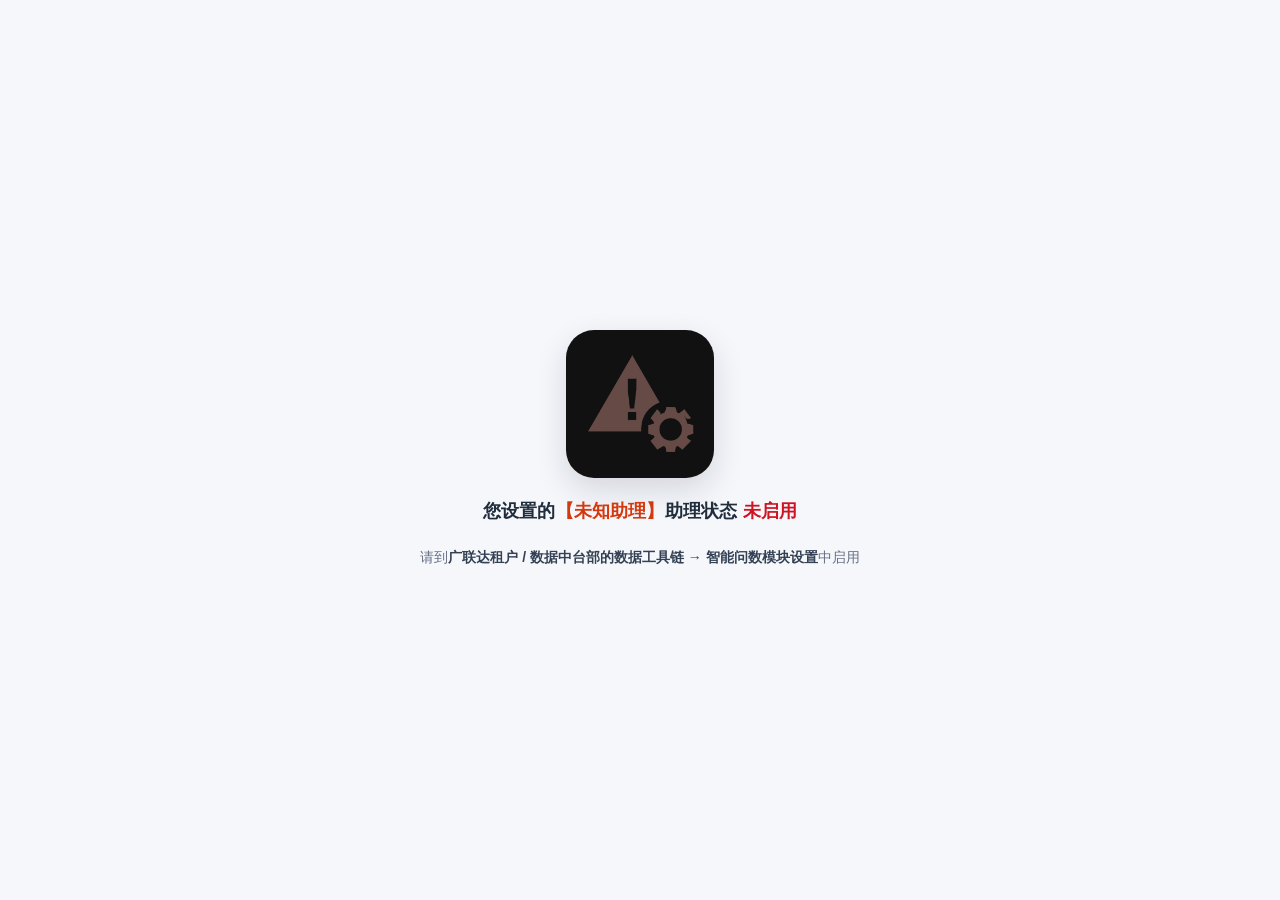
<file: assistant-iframe.html>
<!DOCTYPE html>
<html lang="zh-CN">
<head>
  <meta charset="UTF-8" />
  <meta name="viewport" content="width=device-width, initial-scale=1.0" />
  <title>问数助理 · iframe 嵌入</title>
  <link rel="stylesheet" href="assistant-disabled.css" />
  <style>
    * { box-sizing: border-box; }
    html, body { margin: 0; height: 100%; font-family: "Microsoft YaHei", "PingFang SC", "Segoe UI", sans-serif; }
    body { background: #f5f7fb; color: #344054; }
    .iframe-ok {
      min-height: 100%;
      display: flex;
      flex-direction: column;
      align-items: center;
      justify-content: center;
      padding: 24px;
      text-align: center;
      gap: 10px;
      background: #0b1f3a;
      color: #e8f1fc;
    }
    .iframe-ok h1 { margin: 0; font-size: 18px; font-weight: 600; }
    .iframe-ok p { margin: 0; font-size: 13px; color: #8aa4c0; line-height: 1.6; max-width: 560px; }
    .iframe-ok code {
      display: inline-block; margin-top: 8px; padding: 8px 10px; border-radius: 6px;
      background: rgba(22, 80, 150, .35); color: #91caff; font-size: 12px; word-break: break-all;
    }
    #disabledRoot[hidden], #okRoot[hidden] { display: none !important; }
  </style>
</head>
<body>
  <div id="disabledRoot" class="assistant-disabled-page" hidden>
    <div class="assistant-disabled-card">
      <div class="assistant-disabled-icon-wrap" aria-hidden="true">
        <img src="assets/assistant-not-enabled.png" alt="" />
      </div>
      <p class="assistant-disabled-title" id="disabledTitle"></p>
      <p class="assistant-disabled-desc" id="disabledDesc"></p>
    </div>
  </div>

  <div id="okRoot" class="iframe-ok" hidden>
    <h1>问数助理 iframe 嵌入入口</h1>
    <p>此页面供宿主系统通过菜单 URL / iframe src 接入。助理已启用，正式环境将按参数加载对应助理配置。</p>
    <code id="paramsPreview"></code>
  </div>

  <script>
    (function () {
      var STORE_KEY = "gld-wenshu-assistant-store-v1";
      var q = new URLSearchParams(location.search);
      var code = (q.get("assistantCode") || "").trim();
      var productCode = (q.get("productCode") || "").trim();
      var appKey = (q.get("appKey") || "").trim();

      function loadStore() {
        try {
          var raw = localStorage.getItem(STORE_KEY);
          if (!raw) return [];
          var data = JSON.parse(raw);
          return Array.isArray(data) ? data : [];
        } catch (e) {
          return [];
        }
      }

      function findAssistant(list) {
        if (!code) return null;
        return list.find(function (a) {
          return a && a.code === code;
        }) || null;
      }

      function showDisabled(name) {
        var asstName = name || code || "未知";
        document.title = asstName + " · 未启用";
        document.getElementById("disabledTitle").innerHTML =
          "您设置的<span class=\"asst-name\">【" + asstName + "】</span>助理状态 <span class=\"asst-status\">未启用</span>";
        document.getElementById("disabledDesc").innerHTML =
          "请到<span class=\"asst-path\">广联达租户 / 数据中台部的数据工具链 → 智能问数模块设置</span>中启用";
        document.getElementById("disabledRoot").hidden = false;
        document.getElementById("okRoot").hidden = true;
        document.body.style.background = "#f5f7fb";
      }

      function showOk(asst) {
        document.title = (asst && asst.name ? asst.name + " · " : "") + "iframe 嵌入";
        var el = document.getElementById("paramsPreview");
        if (el) {
          el.textContent = "assistantCode=" + (code || "—")
            + "；productCode=" + (productCode || "—")
            + (appKey ? ("；appKey=" + appKey.slice(0, 16) + "…") : "");
        }
        document.getElementById("disabledRoot").hidden = true;
        document.getElementById("okRoot").hidden = false;
        document.body.style.background = "#0b1f3a";
      }

      var list = loadStore();
      var asst = findAssistant(list);

      // 未找到配置，或找到但未启用 → 错误页（iframe 嵌套必检启用态）
      if (!asst || asst.enabled !== "on") {
        showDisabled(asst && asst.name ? asst.name : (code || "未知助理"));
        return;
      }
      showOk(asst);
    })();
  </script>
</body>
</html>
</file>
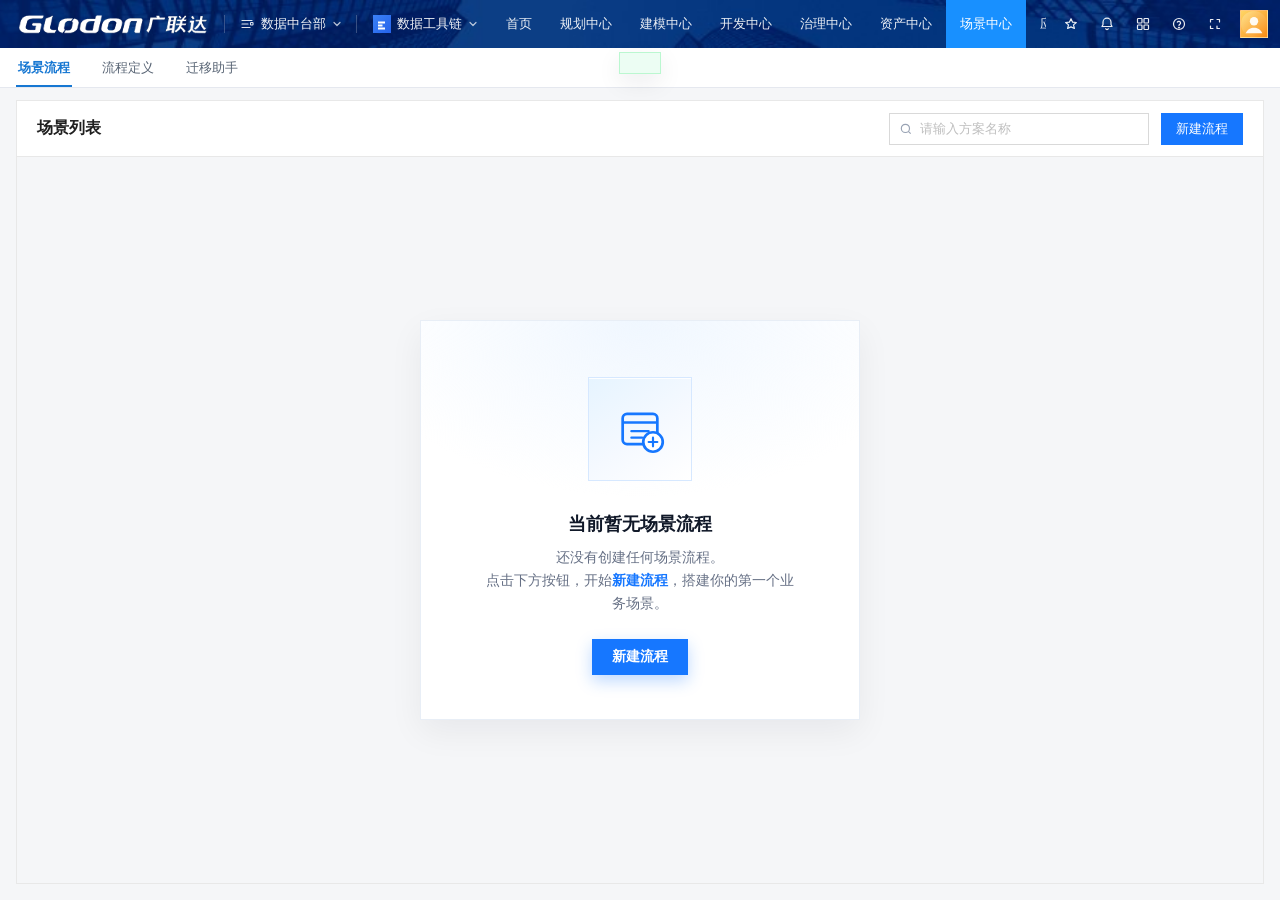
<file: assistant-panel.html>
<!DOCTYPE html>
<html lang="zh-CN">
<head>
  <meta charset="UTF-8" />
  <meta http-equiv="refresh" content="0; url=index.html" />
  <title>智能问数助理已并入宿主页</title>
  <script>location.replace("index.html");</script>
</head>
<body>
  <p>问数助理已嵌入 <a href="index.html">智能问数（index.html）</a>。请在系统设置 → 助理设置中配置并启用后使用。</p>
</body>
</html>
</file>
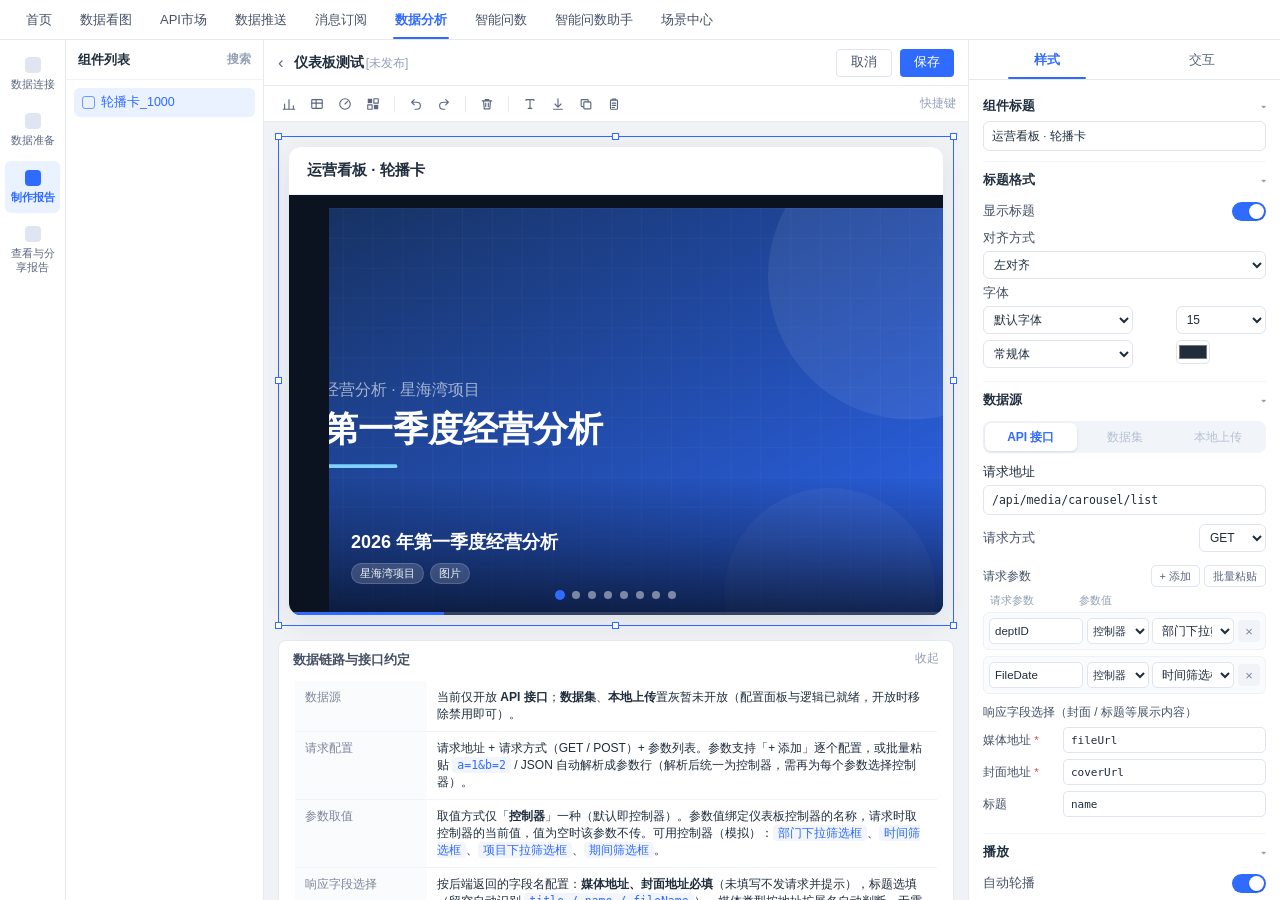
<file: carousel-card.html>
<!DOCTYPE html>
<html lang="zh-CN">
<head>
<meta charset="UTF-8" />
<meta name="viewport" content="width=device-width, initial-scale=1.0" />
<title>轮播卡组件 · 上下文驱动原型</title>
<style>
  * { box-sizing: border-box; }

  body {
    margin: 0;
    min-height: 100vh;
    background: #f3f5f9;
    color: #1f2d3d;
    font-family: "Microsoft YaHei", "PingFang SC", "Segoe UI", Arial, sans-serif;
    font-size: 13px;
  }

  /* ---------- 设计器框架 ---------- */
  .topbar {
    position: sticky; top: 0; z-index: 60; height: 40px;
    display: flex; align-items: center; padding: 0 12px;
    background: #fff; border-bottom: 1px solid #e6e9f0;
  }
  .topbar-nav { display: flex; height: 100%; }
  .topbar-nav a {
    position: relative; display: inline-flex; align-items: center; padding: 0 14px;
    color: #455066; font-size: 13px; text-decoration: none; cursor: pointer; white-space: nowrap;
  }
  .topbar-nav a:hover { color: #2f6bff; }
  .topbar-nav a.is-current { color: #2f6bff; font-weight: 600; }
  .topbar-nav a.is-current::after {
    content: ''; position: absolute; left: 12px; right: 12px; bottom: 0;
    height: 2px; background: #2f6bff; border-radius: 2px;
  }

  .shell { display: flex; height: calc(100vh - 40px); overflow: hidden; }

  .sidenav {
    flex: none; width: 66px; background: #fff; border-right: 1px solid #e6e9f0;
    display: flex; flex-direction: column; padding-top: 6px;
  }
  .sidenav a {
    display: flex; flex-direction: column; align-items: center; gap: 4px;
    padding: 9px 2px; margin: 2px 5px; border-radius: 6px;
    color: #5b6780; font-size: 11px; text-decoration: none; cursor: pointer; text-align: center; line-height: 1.3;
  }
  .sidenav a:hover { background: #f2f6ff; color: #2f6bff; }
  .sidenav a.is-current { background: #eaf1ff; color: #2f6bff; font-weight: 600; }
  .nav-ico { width: 16px; height: 16px; border-radius: 4px; background: #dfe6f2; }
  .sidenav a.is-current .nav-ico { background: #2f6bff; }

  .left-panel {
    flex: none; width: 198px; background: #fff; border-right: 1px solid #e6e9f0;
    display: flex; flex-direction: column;
  }
  .left-head {
    height: 40px; flex: none; display: flex; align-items: center; justify-content: space-between;
    padding: 0 12px; font-size: 13px; font-weight: 600; color: #1f2d3d;
    border-bottom: 1px solid #f0f2f7;
  }
  .left-search { color: #93a0b5; font-size: 12px; }
  .left-tree { padding: 8px; overflow: auto; }
  .tree-node {
    display: flex; align-items: center; gap: 6px; padding: 6px 8px;
    border-radius: 6px; color: #455066; font-size: 12.5px; cursor: pointer; white-space: nowrap;
  }
  .tree-node:hover { background: #f5f7fb; }
  .tree-node.is-selected { background: #eaf1ff; color: #2f6bff; }
  .tree-ico { flex: none; width: 13px; height: 13px; border: 1px solid currentColor; border-radius: 3px; opacity: .65; }

  .workspace { flex: 1; min-width: 0; display: flex; flex-direction: column; background: #f0f2f5; }
  .canvas-bar {
    height: 46px; flex: none; display: flex; align-items: center; gap: 10px;
    padding: 0 14px; background: #fff; border-bottom: 1px solid #e6e9f0;
  }
  .canvas-back { color: #5b6780; font-size: 17px; cursor: pointer; line-height: 1; }
  .canvas-back:hover { color: #2f6bff; }
  .canvas-title { font-size: 14px; font-weight: 600; color: #1f2d3d; }
  .canvas-title em { font-style: normal; font-size: 12px; color: #93a0b5; font-weight: 400; margin-left: 2px; }
  .canvas-actions { margin-left: auto; display: flex; gap: 8px; }
  .ghost-btn, .primary-btn {
    height: 28px; padding: 0 14px; border-radius: 4px; font: inherit; font-size: 12.5px; cursor: pointer;
  }
  .ghost-btn { border: 1px solid #dfe4ee; background: #fff; color: #455066; }
  .ghost-btn:hover { border-color: #2f6bff; color: #2f6bff; }
  .primary-btn { border: 0; background: #2f6bff; color: #fff; }
  .primary-btn:hover { background: #245cd9; }

  .tool-row {
    height: 36px; flex: none; display: flex; align-items: center; gap: 2px;
    padding: 0 12px; background: #fff; border-bottom: 1px solid #e6e9f0;
  }
  .tool-btn {
    min-width: 26px; height: 26px; padding: 0 4px; display: inline-flex; align-items: center; justify-content: center;
    border: 0; border-radius: 4px; background: transparent; color: #5b6780; font-size: 13px; cursor: pointer;
  }
  .tool-btn svg {
    width: 14px; height: 14px; fill: none; stroke: currentColor;
    stroke-width: 1.3; stroke-linecap: round; stroke-linejoin: round;
  }
  .tool-btn:hover { background: #f2f5fb; color: #2f6bff; }
  .tool-sep { width: 1px; height: 16px; background: #e6e9f0; margin: 0 6px; }
  .tool-right { margin-left: auto; color: #93a0b5; font-size: 11.5px; }

  .canvas-scroll { flex: 1; overflow: auto; padding: 14px; }
  .canvas { min-height: 100%; }

  /* 画布中的组件选中框：透明背景，让组件自身四角圆角可见 */
  .comp-frame {
    position: relative; width: fit-content; max-width: 100%;
    padding: 10px; background: transparent; border: 1px solid #2f6bff;
  }
  .comp-handle {
    position: absolute; width: 7px; height: 7px; background: #fff;
    border: 1px solid #2f6bff; z-index: 3;
  }
  .h-tl { top: -4px; left: -4px; cursor: nwse-resize; }
  .h-tr { top: -4px; right: -4px; cursor: nesw-resize; }
  .h-bl { bottom: -4px; left: -4px; cursor: nesw-resize; }
  .h-br { bottom: -4px; right: -4px; cursor: nwse-resize; }
  .h-t { top: -4px; left: 50%; margin-left: -4px; cursor: ns-resize; }
  .h-b { bottom: -4px; left: 50%; margin-left: -4px; cursor: ns-resize; }
  .h-l { top: 50%; left: -4px; margin-top: -4px; cursor: ew-resize; }
  .h-r { top: 50%; right: -4px; margin-top: -4px; cursor: ew-resize; }
  #demo { width: 660px; max-width: 100%; }

  /* 文档折叠区 */
  .doc-fold { margin-top: 14px; background: #fff; border: 1px solid #e6e9f0; border-radius: 8px; }
  .doc-fold > summary {
    padding: 10px 14px; font-size: 13px; font-weight: 600; color: #455066; cursor: pointer; list-style: none;
  }
  .doc-fold > summary::-webkit-details-marker { display: none; }
  .doc-fold > summary::after { content: '展开'; float: right; color: #93a0b5; font-size: 11.5px; font-weight: 400; }
  .doc-fold[open] > summary::after { content: '收起'; }
  .doc-fold .doc { padding: 2px 16px 16px; background: transparent; border-radius: 0; box-shadow: none; }

  /* 画布内上下文条收敛样式 */
  .canvas .ctx { box-shadow: 0 1px 4px rgba(15, 40, 80, .05); margin-bottom: 14px; }

  /* ---------- 上下文条 ---------- */
  .ctx {
    display: flex;
    align-items: center;
    gap: 10px;
    flex-wrap: wrap;
    padding: 12px 14px;
    background: #fff;
    border: 1px solid #eaeef5;
    border-radius: 10px;
  }
  .ctx-title { font-size: 12.5px; font-weight: 600; }
  .ctx-badge {
    padding: 1px 7px;
    border-radius: 999px;
    background: #eaf1ff;
    color: #2f6bff;
    font-size: 11px;
  }
  .ctx-badge.warn { background: #fff3e6; color: #c2641a; }
  .ctx-field { display: inline-flex; align-items: center; gap: 6px; color: #7b869c; font-size: 12px; }
  .ctx-field select, .ctx-field input {
    height: 28px;
    padding: 0 6px;
    border: 1px solid #dfe4ee;
    border-radius: 6px;
    background: #fff;
    color: #1f2d3d;
    font: inherit;
    font-size: 12px;
    outline: none;
  }
  .ctx-field input { width: 96px; }
  .ctx-field select:focus, .ctx-field input:focus { border-color: #2f6bff; }
  .ctx-url {
    flex: 1 1 100%;
    padding: 7px 9px;
    border-radius: 6px;
    background: #f7f9fc;
    color: #5b6780;
    font-family: Consolas, Monaco, monospace;
    font-size: 11.5px;
    word-break: break-all;
  }
  .ctx-url b { color: #2f6bff; font-weight: 600; }

  /* ---------- 需求对照 ---------- */
  .brief { display: grid; grid-template-columns: repeat(auto-fit, minmax(230px, 1fr)); gap: 10px; }
  .brief-item { display: flex; gap: 10px; padding: 12px 14px; background: #fff; border: 1px solid #eaeef5; border-radius: 10px; }
  .brief-no {
    flex: none; width: 20px; height: 20px; border-radius: 50%;
    background: #eaf1ff; color: #2f6bff; font-size: 12px; font-weight: 700;
    display: flex; align-items: center; justify-content: center;
  }
  .brief-item b { display: block; font-size: 12.5px; margin-bottom: 3px; }
  .brief-item p { margin: 0; font-size: 12px; line-height: 1.6; color: #7b869c; }

  /* ================= 轮播卡组件 ================= */
  .cc {
    --cc-height: 420px;
    --cc-duration: 520ms;
    --cc-fit: cover;
    --cc-radius: 12px;
    --cc-accent: #2f6bff;
    position: relative;
    background: #fff;
    border-radius: var(--cc-radius);
    box-shadow: 0 8px 28px rgba(15, 40, 80, .09);
    overflow: hidden;
    outline: none;
  }
  .cc:focus-visible { box-shadow: 0 0 0 2px var(--cc-accent), 0 8px 28px rgba(15, 40, 80, .09); }

  .cc-head { display: flex; align-items: center; gap: 12px; flex-wrap: wrap; padding: 14px 18px; border-bottom: 1px solid #eef1f6; }
  .cc-title { font-size: 15px; font-weight: 600; }

  .cc-viewport { position: relative; height: var(--cc-height); overflow: hidden; background: #0b1220; }

  .cc-track { display: flex; height: 100%; transition: transform var(--cc-duration) cubic-bezier(.22, .61, .36, 1); will-change: transform; }
  .cc-slide { position: relative; flex: 0 0 100%; height: 100%; overflow: hidden; }
  .cc-slide .cc-media { display: block; width: 100%; height: 100%; object-fit: var(--cc-fit); }
  .cc-slide.is-video .cc-media { background: #05080f; }

  .cc.is-fade .cc-track { display: block; transition: none; }
  .cc.is-fade .cc-slide { position: absolute; inset: 0; opacity: 0; pointer-events: none; transition: opacity var(--cc-duration) ease; }
  .cc.is-fade .cc-slide.is-active { opacity: 1; pointer-events: auto; }

  /* 加载 / 错误 / 空态 */
  .cc-state {
    position: absolute;
    inset: 0;
    z-index: 7;
    display: none;
    flex-direction: column;
    align-items: center;
    justify-content: center;
    gap: 10px;
    padding: 24px;
    text-align: center;
    background: rgba(9, 15, 26, .78);
    color: #dfe7f5;
    font-size: 12.5px;
  }
  .cc-state.show { display: flex; }
  .cc-spinner {
    width: 22px; height: 22px; border-radius: 50%;
    border: 2px solid rgba(255, 255, 255, .22);
    border-top-color: var(--cc-accent);
    animation: ccspin .8s linear infinite;
  }
  @keyframes ccspin { to { transform: rotate(360deg); } }
  .cc-state-actions { display: flex; gap: 8px; }
  .cc-state button {
    height: 28px; padding: 0 14px; border-radius: 6px; cursor: pointer; font: inherit; font-size: 12px;
    border: 1px solid rgba(255, 255, 255, .35); background: transparent; color: #fff;
  }
  .cc-state button:hover { background: rgba(255, 255, 255, .12); }

  /* 文案浮层 */
  .cc-caption {
    position: absolute; left: 0; right: 0; bottom: 0;
    padding: 56px 22px 44px; color: #fff; pointer-events: none;
    background: linear-gradient(to top, rgba(4, 10, 22, .82), rgba(4, 10, 22, .34) 55%, rgba(4, 10, 22, 0));
  }
  .cc-caption h3 { margin: 0 0 5px; font-size: 18px; font-weight: 600; }
  .cc-caption p { margin: 0; font-size: 12.5px; color: rgba(255, 255, 255, .76); }
  .cc-tags { display: flex; flex-wrap: wrap; gap: 6px; margin-top: 9px; }
  .cc-tag {
    padding: 2px 8px; border-radius: 999px; font-size: 11px;
    background: rgba(255, 255, 255, .16); border: 1px solid rgba(255, 255, 255, .16);
    color: rgba(255, 255, 255, .92);
  }
  .cc.hide-caption .cc-caption { display: none; }

  /* 箭头 */
  .cc-arrow {
    position: absolute; top: 50%; transform: translateY(-50%);
    width: 36px; height: 36px; display: flex; align-items: center; justify-content: center;
    border: 0; border-radius: 50%; background: rgba(8, 16, 30, .45); color: #fff;
    font-size: 18px; line-height: 1; cursor: pointer; opacity: 0;
    transition: opacity .2s, background .2s; backdrop-filter: blur(6px); z-index: 4;
  }
  .cc:hover .cc-arrow, .cc-arrow:focus-visible { opacity: 1; }
  .cc-arrow:hover { background: rgba(8, 16, 30, .72); }
  .cc-arrow.prev { left: 14px; }
  .cc-arrow.next { right: 14px; }
  .cc.hide-arrows .cc-arrow { display: none; }

  /* 视频播放按钮 */
  .cc-play {
    position: absolute; left: 50%; top: 50%; transform: translate(-50%, -50%);
    display: inline-flex; align-items: center; gap: 7px; height: 40px; padding: 0 18px;
    border: 1px solid rgba(255, 255, 255, .5); border-radius: 999px;
    background: rgba(8, 16, 30, .5); color: #fff; font: inherit; font-size: 13px;
    cursor: pointer; backdrop-filter: blur(6px); transition: background .2s; z-index: 3;
  }
  .cc-play:hover { background: rgba(8, 16, 30, .78); }
  .cc-slide.is-playing .cc-play { display: none; }

  /* 轮播页签 */
  .cc-indicators { position: absolute; display: flex; align-items: center; gap: 8px; max-width: calc(100% - 100px); z-index: 5; }
  .pos-bottom-center { left: 50%; bottom: 16px; transform: translateX(-50%); }
  .pos-bottom-left { left: 18px; bottom: 16px; }
  .pos-bottom-right { right: 18px; bottom: 16px; }
  .pos-top-center { left: 50%; top: 16px; transform: translateX(-50%); }
  .pos-top-left { left: 18px; top: 16px; }
  .pos-top-right { right: 18px; top: 16px; }
  .pos-left { left: 16px; top: 50%; transform: translateY(-50%); flex-direction: column; max-height: 80%; overflow: auto; }
  .pos-right { right: 16px; top: 50%; transform: translateY(-50%); flex-direction: column; max-height: 80%; overflow: auto; }

  .cc-ind { flex: none; padding: 0; border: 0; background: transparent; cursor: pointer; transition: all .25s ease; }

  .style-dot .cc-ind { width: 8px; height: 8px; border-radius: 50%; background: rgba(255, 255, 255, .45); }
  .style-dot .cc-ind.is-active { background: var(--cc-accent); transform: scale(1.25); }

  .style-line .cc-ind { width: 18px; height: 3px; border-radius: 2px; background: rgba(255, 255, 255, .42); }
  .style-line .cc-ind.is-active { width: 34px; background: var(--cc-accent); }

  .cc-number {
    display: inline-flex; align-items: center; gap: 8px; padding: 4px 10px;
    border-radius: 999px; background: rgba(8, 16, 30, .52); color: #fff;
    font-size: 12px; backdrop-filter: blur(6px); white-space: nowrap;
  }
  .cc-number b { font-size: 14px; font-weight: 700; color: var(--cc-accent); }
  .cc-number i { font-style: normal; opacity: .45; }
  .cc-number span { opacity: .8; }
  .cc-num-btn { padding: 0 2px; border: 0; background: none; color: #fff; font-size: 15px; line-height: 1; opacity: .7; cursor: pointer; }
  .cc-num-btn:hover { opacity: 1; }

  .style-title .cc-ind {
    height: 28px; max-width: 160px; padding: 0 12px; border-radius: 6px;
    background: rgba(8, 16, 30, .42); color: rgba(255, 255, 255, .82);
    font: inherit; font-size: 12px; white-space: nowrap; overflow: hidden;
    text-overflow: ellipsis; backdrop-filter: blur(6px);
  }
  .style-title .cc-ind.is-active { background: #fff; color: #16233a; font-weight: 600; }
  .pos-left.style-title, .pos-right.style-title { gap: 6px; }
  .pos-left.style-title .cc-ind, .pos-right.style-title .cc-ind { max-width: 130px; }

  .style-pill .cc-ind {
    min-width: 24px; height: 24px; padding: 0 9px; display: inline-flex;
    align-items: center; justify-content: center; border-radius: 999px;
    border: 1px solid rgba(255, 255, 255, .24); background: rgba(8, 16, 30, .42);
    color: rgba(255, 255, 255, .86); font: inherit; font-size: 11px; backdrop-filter: blur(6px);
  }
  .style-pill .cc-ind.is-active { background: var(--cc-accent); border-color: transparent; color: #fff; font-weight: 700; }

  .style-thumb .cc-ind { width: 56px; height: 34px; border: 2px solid transparent; border-radius: 5px; overflow: hidden; opacity: .55; background: #14213a; }
  .style-thumb .cc-ind img { display: block; width: 100%; height: 100%; object-fit: cover; }
  .style-thumb .cc-ind.is-active { opacity: 1; border-color: var(--cc-accent); }
  .pos-left.style-thumb .cc-ind, .pos-right.style-thumb .cc-ind { width: 52px; height: 30px; }

  .cc-progress { position: absolute; left: 0; right: 0; bottom: 0; height: 3px; background: rgba(255, 255, 255, .16); z-index: 6; }
  .cc-progress > i { display: block; height: 100%; width: 0; background: var(--cc-accent); transition: width .1s linear; }
  .cc.hide-progress .cc-progress { display: none; }

  .cc-toast {
    position: fixed; left: 50%; top: 72px; transform: translate(-50%, -12px);
    padding: 9px 16px; border-radius: 8px; background: rgba(18, 28, 46, .92);
    color: #fff; font-size: 12.5px; opacity: 0; pointer-events: none;
    transition: .24s; z-index: 999; max-width: 80vw;
  }
  .cc-toast.show { opacity: 1; transform: translate(-50%, 0); }

  /* ---------- 右侧配置面板 ---------- */
  .panel {
    flex: none; width: 312px; background: #fff; border-left: 1px solid #e6e9f0;
    display: flex; flex-direction: column; overflow: hidden;
  }
  .panel-tabs { flex: none; display: flex; height: 40px; border-bottom: 1px solid #e6e9f0; }
  .panel-tab {
    flex: 1; border: 0; background: transparent; font: inherit; font-size: 13px;
    color: #5b6780; cursor: pointer; position: relative;
  }
  .panel-tab:hover { color: #2f6bff; }
  .panel-tab.is-active { color: #2f6bff; font-weight: 600; }
  .panel-tab.is-active::after {
    content: ''; position: absolute; left: 25%; right: 25%; bottom: 0;
    height: 2px; background: #2f6bff; border-radius: 2px;
  }
  .panel-body { flex: 1; overflow: auto; padding: 8px 14px 24px; }
  .panel-pane[hidden] { display: none; }

  .panel-group { border-bottom: 1px solid #f2f5f9; padding: 2px 0 10px; }
  .panel-group:last-child { border-bottom: 0; }
  .panel-group > summary {
    list-style: none; display: flex; align-items: center;
    padding: 8px 0 6px; font-size: 12.5px; font-weight: 600; color: #1f2d3d; cursor: pointer;
  }
  .panel-group > summary::-webkit-details-marker { display: none; }
  .panel-group > summary::after {
    content: '▾'; margin-left: auto; color: #93a0b5; font-size: 10px; transition: transform .15s;
  }
  .panel-group:not([open]) > summary::after { transform: rotate(-90deg); }
  .panel-group-title { font-size: 12.5px; font-weight: 600; color: #1f2d3d; }

  /* 标题格式字体网格 */
  .font-grid { display: grid; grid-template-columns: 1fr 1fr 1fr; gap: 6px; margin-top: 2px; }
  .font-grid select, .font-grid input[type="color"] {
    height: 28px; min-width: 0; width: 100%; padding: 0 4px;
    border: 1px solid #dfe4ee; border-radius: 6px; background: #fff;
    color: #1f2d3d; font: inherit; font-size: 12px; cursor: pointer;
  }
  .font-grid input[type="color"] { padding: 2px; }

  .row { display: flex; align-items: center; justify-content: space-between; gap: 10px; min-height: 32px; padding: 3px 0; color: #455066; font-size: 12.5px; }
  .row > span:first-child { flex: none; }
  .row input[type="range"] { flex: 1; min-width: 0; max-width: 128px; accent-color: #2f6bff; }
  .row b { width: 46px; text-align: right; font-weight: 600; font-size: 12px; color: #2f6bff; }
  .row select {
    height: 28px; max-width: 150px; padding: 0 6px; border: 1px solid #dfe4ee;
    border-radius: 6px; background: #fff; color: #1f2d3d; font: inherit; font-size: 12px; cursor: pointer;
  }
  .row input[type="color"] { width: 34px; height: 24px; padding: 0; border: 1px solid #dfe4ee; border-radius: 5px; background: #fff; cursor: pointer; }

  .switch {
    appearance: none; -webkit-appearance: none; position: relative; flex: none;
    width: 34px; height: 19px; margin: 0; border-radius: 999px; background: #dfe4ee;
    cursor: pointer; transition: background .2s;
  }
  .switch::after {
    content: ""; position: absolute; top: 2px; left: 2px; width: 15px; height: 15px;
    border-radius: 50%; background: #fff; box-shadow: 0 1px 2px rgba(0, 0, 0, .22); transition: transform .2s;
  }
  .switch:checked { background: #2f6bff; }
  .switch:checked::after { transform: translateX(15px); }

  .text-input {
    width: 100%; height: 30px; padding: 0 8px; border: 1px solid #dfe4ee; border-radius: 6px;
    background: #fff; color: #1f2d3d; font-family: Consolas, Monaco, monospace;
    font-size: 11.5px; outline: none;
  }
  .text-input:focus { border-color: #2f6bff; }
  .field-tip { margin: 6px 0 0; font-size: 11.5px; line-height: 1.6; color: #93a0b5; }

  /* 数据源三选一 */
  .seg { display: flex; gap: 2px; padding: 2px; margin: 6px 0 10px; background: #f1f4f9; border-radius: 8px; }
  .seg-btn {
    flex: 1; height: 28px; border: 0; border-radius: 6px; background: transparent;
    color: #5b6780; font: inherit; font-size: 12px; cursor: pointer; transition: .18s;
  }
  .seg-btn:hover { color: #2f6bff; }
  .seg-btn.is-active { background: #fff; color: #2f6bff; font-weight: 600; box-shadow: 0 1px 3px rgba(15, 40, 80, .12); }
  /* 暂未开放的数据源：置灰不可点 */
  .seg-btn:disabled,
  .seg-btn:disabled:hover { color: #b6c0d2; cursor: not-allowed; background: transparent; box-shadow: none; }
  .src-pane[hidden] { display: none; }

  .upload-list { list-style: none; margin: 8px 0 0; padding: 0; max-height: 152px; overflow: auto; }
  .upload-list li {
    display: flex; align-items: center; gap: 8px; margin-bottom: 6px; padding: 6px 8px;
    border: 1px solid #eef1f6; border-radius: 6px; font-size: 11.5px; color: #455066;
  }
  .upload-list li.upload-empty { justify-content: center; border-style: dashed; color: #a6b0c2; }
  .upload-name { flex: 1; min-width: 0; overflow: hidden; text-overflow: ellipsis; white-space: nowrap; }
  .upload-del {
    flex: none; width: 20px; height: 20px; border: 0; border-radius: 4px;
    background: #f2f5fb; color: #7b869c; font-size: 13px; line-height: 1; cursor: pointer;
  }
  .upload-del:hover { background: #fdeaea; color: #d64545; }

  /* 数据集选择：可搜索下拉 */
  .ds-picker { position: relative; }
  .ds-picker-input {
    width: 100%; height: 28px; padding: 0 24px 0 8px;
    border: 1px solid #dfe4ee; border-radius: 6px; background: #fff;
    color: #1f2d3d; font: inherit; font-size: 12px; outline: none;
  }
  .ds-picker-input:focus { border-color: #2f6bff; }
  .ds-picker-arrow { position: absolute; right: 9px; top: 50%; transform: translateY(-50%); color: #93a0b5; font-size: 10px; pointer-events: none; }
  .ds-picker-list {
    position: absolute; left: 0; right: 0; top: calc(100% + 4px); z-index: 30;
    max-height: 216px; overflow: auto; padding: 4px;
    background: #fff; border: 1px solid #e6e9f0; border-radius: 8px;
    box-shadow: 0 8px 24px rgba(15, 40, 80, .12);
  }
  .ds-picker-item {
    display: flex; align-items: center; justify-content: space-between; gap: 8px;
    width: 100%; padding: 7px 9px; border: 0; border-radius: 6px;
    background: transparent; color: #1f2d3d; font: inherit; font-size: 12px;
    text-align: left; cursor: pointer;
  }
  .ds-picker-item:hover { background: #f2f6ff; }
  .ds-picker-item.is-active { background: #eaf1ff; color: #2f6bff; font-weight: 600; }
  .ds-picker-meta { flex: none; font-size: 11px; color: #93a0b5; }
  .ds-picker-item.is-active .ds-picker-meta { color: #2f6bff; }
  .ds-picker-empty { padding: 12px 8px; font-size: 11.5px; color: #93a0b5; text-align: center; }

  /* 数据集字段映射 */
  .ds-map-row { display: flex; align-items: center; gap: 6px; margin-bottom: 6px; }
  .ds-map-role { flex: none; width: 74px; font-size: 11.5px; color: #455066; }
  .ds-map-role.is-required::after { content: ' *'; color: #d64545; }
  .ds-map-select {
    flex: 1; min-width: 0; height: 26px; padding: 0 5px;
    border: 1px solid #dfe4ee; border-radius: 5px; background: #fff;
    color: #1f2d3d; font: inherit; font-size: 11.5px; cursor: pointer; outline: none;
  }
  .ds-map-select:focus { border-color: #2f6bff; }
  .ds-map-input {
    flex: 1; min-width: 0; height: 26px; padding: 0 7px;
    border: 1px solid #dfe4ee; border-radius: 5px; background: #fff;
    color: #1f2d3d; font-family: Consolas, Monaco, monospace; font-size: 11px; outline: none;
  }
  .ds-map-input:focus { border-color: #2f6bff; }
  .ds-map-input::placeholder { font-family: inherit; color: #b6c0d2; }

  /* 标题浮层锁定提示：未配置标题字段时引导用户去数据源配置 */
  .caption-lock-tip { color: #c2641a; cursor: pointer; }
  .caption-lock-tip:hover { text-decoration: underline; }

  /* API 参数编辑器 */
  .pr-head {
    display: flex; align-items: center; justify-content: space-between;
    margin: 10px 0 6px; font-size: 12px; color: #455066;
  }
  .pr-actions { display: inline-flex; gap: 4px; }
  .mini-btn {
    height: 22px; padding: 0 8px; border: 1px solid #dfe4ee; border-radius: 5px;
    background: #fff; color: #5b6780; font: inherit; font-size: 11px; cursor: pointer;
  }
  .mini-btn:hover { border-color: #2f6bff; color: #2f6bff; }

  .pt-head { display: flex; gap: 4px; padding: 0 7px 4px; font-size: 11px; color: #93a0b5; }
  .pt-head .pt-c1 { flex: 1; }
  .pt-head .pt-c2 { flex: 1.8; }
  .pt-head .pt-c3 { width: 22px; flex: none; }

  .param-row {
    display: flex; align-items: center; gap: 4px;
    margin-bottom: 6px; padding: 5px; border: 1px solid #eef1f6; border-radius: 6px; background: #fafbfd;
  }
  .pr-input {
    height: 26px; min-width: 0; padding: 0 5px; border: 1px solid #dfe4ee; border-radius: 5px;
    background: #fff; color: #1f2d3d; font: inherit; font-size: 11.5px; outline: none;
  }
  .pr-input:focus { border-color: #2f6bff; }
  .pr-name { flex: 1; }
  .pr-value { flex: 1.8; display: flex; gap: 3px; min-width: 0; }
  .pr-type { width: 62px; flex: none; padding: 0 1px; font-size: 11px; }
  .pr-val { flex: 1; }
  .pr-del {
    flex: none; width: 22px; height: 22px; border: 0; border-radius: 4px;
    background: #f0f3f8; color: #7b869c; font-size: 13px; line-height: 1; cursor: pointer;
  }
  .pr-del:hover { background: #fdeaea; color: #d64545; }

  .param-empty {
    padding: 12px 8px; border: 1px dashed #dfe4ee; border-radius: 6px;
    font-size: 11.5px; color: #93a0b5; text-align: center;
  }

  .paste-box { margin-top: 6px; }
  .text-area {
    width: 100%; padding: 6px 8px; border: 1px solid #dfe4ee; border-radius: 6px;
    color: #1f2d3d; font-family: Consolas, Monaco, monospace; font-size: 11.5px;
    line-height: 1.6; resize: vertical; outline: none;
  }
  .text-area:focus { border-color: #2f6bff; }

  .file-box { padding: 4px 0 2px; }
  .file-box input[type="file"] { width: 100%; font-size: 11.5px; color: #7b869c; }

  .link-btn {
    width: 100%; height: 32px; margin-top: 8px; border: 1px solid #dfe4ee; border-radius: 6px;
    background: #fff; color: #455066; font: inherit; font-size: 12px; cursor: pointer;
  }
  .link-btn:hover { border-color: #2f6bff; color: #2f6bff; }

  /* ---------- 文档区 ---------- */
  .doc { padding: 16px 18px; background: #fff; border-radius: 12px; box-shadow: 0 8px 28px rgba(15, 40, 80, .06); }
  .doc h2 { margin: 0 0 10px; font-size: 14px; }
  .doc h3 { margin: 18px 0 8px; font-size: 12.5px; color: #455066; }
  .doc table { width: 100%; border-collapse: collapse; font-size: 12px; }
  .doc th, .doc td { padding: 8px 10px; border-bottom: 1px solid #f0f3f8; text-align: left; vertical-align: top; }
  .doc th { width: 132px; color: #7b869c; font-weight: 500; background: #fafbfd; }
  .doc code {
    padding: 1px 5px; border-radius: 4px; background: #f2f5fb; color: #2f6bff;
    font-family: Consolas, Monaco, monospace; font-size: 11.5px;
  }
  .doc pre {
    margin: 0; padding: 10px 12px; border-radius: 8px; background: #f7f9fc;
    color: #455066; font-family: Consolas, Monaco, monospace; font-size: 11.5px;
    line-height: 1.7; overflow: auto;
  }
  .todo { margin: 0; padding-left: 18px; color: #7b869c; font-size: 12px; line-height: 1.9; }
  .todo b { color: #455066; }

  @media (max-width: 1080px) {
    .shell { height: auto; flex-direction: column; overflow: visible; }
    .left-panel { width: 100%; border-right: 0; border-bottom: 1px solid #e6e9f0; }
    .panel { width: 100%; border-left: 0; border-top: 1px solid #e6e9f0; }
    .panel-body { max-height: none; }
    #demo { width: 100%; }
  }
</style>
</head>
<body>

<header class="topbar">
  <nav class="topbar-nav">
    <a>首页</a>
    <a>数据看图</a>
    <a>API市场</a>
    <a>数据推送</a>
    <a>消息订阅</a>
    <a class="is-current">数据分析</a>
    <a>智能问数</a>
    <a>智能问数助手</a>
    <a>场景中心</a>
  </nav>
</header>

<div class="shell">
  <nav class="sidenav">
    <a><span class="nav-ico"></span>数据连接</a>
    <a><span class="nav-ico"></span>数据准备</a>
    <a class="is-current"><span class="nav-ico"></span>制作报告</a>
    <a><span class="nav-ico"></span>查看与分享报告</a>
  </nav>

  <aside class="left-panel">
    <div class="left-head">组件列表 <span class="left-search">搜索</span></div>
    <div class="left-tree">
      <div class="tree-node is-selected">
        <span class="tree-ico"></span><span id="treeNodeName">轮播卡_1000</span>
      </div>
    </div>
  </aside>

  <main class="workspace">
    <div class="canvas-bar">
      <span class="canvas-back">‹</span>
      <span class="canvas-title">仪表板测试<em>[未发布]</em></span>
      <span class="canvas-actions">
        <button class="ghost-btn" type="button">取消</button>
        <button class="primary-btn" type="button">保存</button>
      </span>
    </div>

    <div class="tool-row">
      <button class="tool-btn" type="button" title="柱状图">
        <svg viewBox="0 0 16 16"><path d="M3 14V8M8 14V3M13 14v-4M1.5 14h13"/></svg>
      </button>
      <button class="tool-btn" type="button" title="表格">
        <svg viewBox="0 0 16 16"><rect x="2" y="3" width="12" height="10" rx="1"/><path d="M2 7h12M7 3v10"/></svg>
      </button>
      <button class="tool-btn" type="button" title="仪表盘">
        <svg viewBox="0 0 16 16"><circle cx="8" cy="8" r="6"/><path d="M8 8l3-3"/></svg>
      </button>
      <button class="tool-btn" type="button" title="布局">
        <svg viewBox="0 0 16 16"><rect x="2" y="2" width="5" height="5" fill="currentColor" stroke="none"/><rect x="9" y="2" width="5" height="5"/><rect x="2" y="9" width="5" height="5"/><rect x="9" y="9" width="5" height="5" fill="currentColor" stroke="none"/></svg>
      </button>
      <span class="tool-sep"></span>
      <button class="tool-btn" type="button" title="撤销">
        <svg viewBox="0 0 16 16"><path d="M6 3L3 6l3 3M3 6h6a4 4 0 010 8H7"/></svg>
      </button>
      <button class="tool-btn" type="button" title="重做">
        <svg viewBox="0 0 16 16"><path d="M10 3l3 3-3 3M13 6H7a4 4 0 000 8h2"/></svg>
      </button>
      <span class="tool-sep"></span>
      <button class="tool-btn" type="button" title="删除">
        <svg viewBox="0 0 16 16"><path d="M2.5 4.5h11M6 4.5V3h4v1.5M4 4.5l.8 9h6.4l.8-9M6.5 7v4M9.5 7v4"/></svg>
      </button>
      <span class="tool-sep"></span>
      <button class="tool-btn" type="button" title="文本">
        <svg viewBox="0 0 16 16"><path d="M3.5 4V3h9v1M8 3v10M6 13h4"/></svg>
      </button>
      <button class="tool-btn" type="button" title="下移一层">
        <svg viewBox="0 0 16 16"><path d="M8 2v9M4.5 8L8 11.5 11.5 8M3 14h10"/></svg>
      </button>
      <button class="tool-btn" type="button" title="复制">
        <svg viewBox="0 0 16 16"><rect x="5.5" y="5.5" width="8" height="8" rx="1"/><path d="M10.5 5.5V4a1 1 0 00-1-1h-6a1 1 0 00-1 1v6a1 1 0 001 1h1.5"/></svg>
      </button>
      <button class="tool-btn" type="button" title="粘贴">
        <svg viewBox="0 0 16 16"><rect x="4" y="3.5" width="8" height="10.5" rx="1"/><path d="M6 3.5V2.5h4v1M6 7h4M6 9.5h4M6 12h2.5"/></svg>
      </button>
      <span class="tool-right">快捷键</span>
    </div>

    <div class="canvas-scroll">
      <div class="canvas">

    <div class="comp-frame">
      <span class="comp-handle h-tl"></span><span class="comp-handle h-tr"></span>
      <span class="comp-handle h-bl"></span><span class="comp-handle h-br"></span>
      <span class="comp-handle h-t"></span><span class="comp-handle h-b"></span>
      <span class="comp-handle h-l"></span><span class="comp-handle h-r"></span>
      <div id="demo"></div>
    </div>

    <details class="doc-fold" open>
      <summary>数据链路与接口约定</summary>
      <div class="doc">
      <table>
        <tr>
          <th>数据源</th>
          <td>当前仅开放 <b>API 接口</b>；<b>数据集</b>、<b>本地上传</b>置灰暂未开放（配置面板与逻辑已就绪，开放时移除禁用即可）。</td>
        </tr>
        <tr>
          <th>请求配置</th>
          <td>请求地址 + 请求方式（GET / POST）+ 参数列表。参数支持「+ 添加」逐个配置，或批量粘贴 <code>a=1&amp;b=2</code> / JSON 自动解析成参数行（解析后统一为控制器，需再为每个参数选择控制器）。</td>
        </tr>
        <tr>
          <th>参数取值</th>
          <td>取值方式仅「<b>控制器</b>」一种（默认即控制器）。参数值绑定仪表板控制器的名称，请求时取控制器的当前值，值为空时该参数不传。可用控制器（模拟）：<code>部门下拉筛选框</code>、<code>时间筛选框</code>、<code>项目下拉筛选框</code>、<code>期间筛选框</code>。</td>
        </tr>
        <tr>
          <th>响应字段选择</th>
          <td>按后端返回的字段名配置：<b>媒体地址、封面地址必填</b>（未填写不发请求并提示），标题选填（留空自动识别 <code>title / name / fileName</code>）。媒体类型按地址扩展名自动判断，无需配置。</td>
        </tr>
        <tr>
          <th>标题浮层联动</th>
          <td>未配置「标题」响应字段时，「显示标题浮层」开关自动关闭并禁用，提示去数据源配置；配置后解锁可开启。</td>
        </tr>
        <tr>
          <th>返回结构</th>
          <td>兼容三种：数组、<code>{ data: [...] }</code>、<code>{ data: { list: [...], total: 37 } }</code>（也识别 <code>items</code> / <code>records</code> / <code>rows</code>）。</td>
        </tr>
        <tr>
          <th>字段兼容</th>
          <td>响应字段选择显式指定的字段优先；未指定时按兼容列表识别 —— 地址 <code>src / url / videoUrl / videoPath / path / fileUrl</code>，封面 <code>poster / cover / coverUrl / image / thumbnail</code>。</td>
        </tr>
        <tr>
          <th>失败降级</th>
          <td>接口失败时展示错误态并提供「重试」；必填响应字段（媒体地址 / 封面地址）未配置时拦截请求并引导配置。</td>
        </tr>
      </table>

      <h3>返回示例</h3>
      <pre>{
  "code": 0,
  "msg": "success",
  "data": {
    "total": 37,
    "page": 1,
    "pageSize": 10,
    "list": [
      {
        "id": "M20260909001",
        "name": "9 月现场巡检",
        "orgId": "ORG10086",
        "shootTime": "2026-09-09 14:32:00",
        "periodId": "202609",
        "mediaType": "VIDEO",
        "fileUrl": "https://cdn.example.com/media/202609/a1.mp4",
        "coverUrl": "https://cdn.example.com/media/202609/a1.jpg",
        "duration": 134,
        "width": 1920,
        "height": 1080
      }
    ]
  }
}</pre>

      <h3>已确认</h3>
      <ol class="todo">
        <li><b>数据源开放范围</b>：当前仅 API 接口，数据集 / 本地上传暂未开放。</li>
        <li><b>参数取值</b>：仅「控制器」一种，参数值绑定控制器名称，取控制器当前值，空值不传。</li>
        <li><b>响应字段</b>：媒体地址、封面地址必填；标题选填；媒体类型按地址扩展名自动判断。</li>
        <li><b>媒体字段</b>：<code>fileUrl</code> 可直连、视频必须带 <code>coverUrl</code>（封面地址必填即为此服务）。</li>
      </ol>
      </div>
      </details>

      </div>
    </div>
  </main>

  <aside class="panel">
    <div class="panel-tabs">
      <button class="panel-tab is-active" type="button" data-tab="style">样式</button>
      <button class="panel-tab" type="button" data-tab="action">交互</button>
    </div>
    <div class="panel-body">
      <div class="panel-pane" data-pane="style">

      <details class="panel-group" open>
        <summary class="panel-group-title">组件标题</summary>
        <input class="text-input" id="compTitle" value="运营看板 · 轮播卡" style="font-family: inherit;" />
      </details>

      <details class="panel-group" open>
        <summary class="panel-group-title">标题格式</summary>
        <label class="row"><span>显示标题</span><input class="switch" type="checkbox" data-cfg="showTitle" checked /></label>
        <div class="row" style="display:block">
          <div style="margin-bottom:4px">对齐方式</div>
          <select data-cfg="titleAlign" style="width:100%;max-width:none">
            <option value="left">左对齐</option>
            <option value="center">居中对齐</option>
            <option value="right">右对齐</option>
          </select>
        </div>
        <div class="row" style="display:block">
          <div style="margin-bottom:4px">字体</div>
          <div class="font-grid">
            <select data-cfg="titleFontFamily" style="grid-column: span 2">
              <option value="default">默认字体</option>
              <option value="'Microsoft YaHei'">微软雅黑</option>
              <option value="'PingFang SC', 'Microsoft YaHei', sans-serif">苹方</option>
              <option value="Arial, sans-serif">Arial</option>
              <option value="Georgia, serif">Georgia</option>
            </select>
            <select data-cfg="titleFontSize">
              <option value="12">12</option>
              <option value="14">14</option>
              <option value="15" selected>15</option>
              <option value="16">16</option>
              <option value="18">18</option>
              <option value="20">20</option>
            </select>
            <select data-cfg="titleFontWeight" style="grid-column: span 2">
              <option value="normal">常规体</option>
              <option value="bold">加粗体</option>
            </select>
            <input type="color" data-cfg="titleColor" value="#1f2d3d" title="标题颜色" />
          </div>
        </div>
      </details>

      <details class="panel-group" open id="srcGroup">
        <summary class="panel-group-title">数据源</summary>
      <div class="seg" id="srcSeg">
        <button class="seg-btn is-active" type="button" data-source="api">API 接口</button>
        <button class="seg-btn" type="button" data-source="dataset" disabled title="暂未开放，敬请期待">数据集</button>
        <button class="seg-btn" type="button" data-source="upload" disabled title="暂未开放，敬请期待">本地上传</button>
      </div>

      <div class="src-pane" data-pane="api" hidden>
        <div style="margin-bottom:4px">请求地址</div>
        <input class="text-input" id="apiUrl" type="text" spellcheck="false" value="/api/media/carousel/list" />
        <div class="row" style="margin-top:6px">
          <span>请求方式</span>
          <select id="apiMethod">
            <option value="GET">GET</option>
            <option value="POST">POST</option>
          </select>
        </div>

        <div class="pr-head">
          <span>请求参数</span>
          <span class="pr-actions">
            <button class="mini-btn" type="button" id="addParam">+ 添加</button>
            <button class="mini-btn" type="button" id="pasteToggle">批量粘贴</button>
          </span>
        </div>
        <div class="pt-head">
          <span class="pt-c1">请求参数</span>
          <span class="pt-c2">参数值</span>
          <span class="pt-c3"></span>
        </div>
        <div id="paramList"></div>

        <div class="paste-box" id="pasteBox" hidden>
          <textarea class="text-area" id="pasteInput" rows="3" spellcheck="false"
                    placeholder="orgId=p1&amp;year=2026&amp;page=1  或  {&quot;orgId&quot;:&quot;p1&quot;}"></textarea>
          <button class="link-btn" type="button" id="pasteApply">解析并应用</button>
        </div>

        <div class="pr-head"><span>响应字段选择（封面 / 标题等展示内容）</span></div>
        <div id="apiFieldMap"></div>

      </div>

      <div class="src-pane" data-pane="dataset">
        <div class="row" style="display:block">
          <div style="margin-bottom:4px">选择数据集</div>
          <div class="ds-picker" id="dsPicker">
            <input class="ds-picker-input" id="dsPickerInput" type="text" placeholder="搜索并选择数据集" autocomplete="off" aria-label="搜索并选择数据集" />
            <span class="ds-picker-arrow">▾</span>
            <div class="ds-picker-list" id="dsPickerList" hidden></div>
          </div>
        </div>

        <div id="dsFieldMap" style="margin-top:8px"></div>
      </div>

      <div class="src-pane" data-pane="upload" hidden>
        <input type="file" id="uploadFiles" accept="image/*,video/*" multiple hidden />
        <button class="link-btn" type="button" id="uploadTrigger">选择图片 / 视频</button>
        <ul class="upload-list" id="uploadList"></ul>
      </div>

      </details>

      <details class="panel-group" open>
        <summary class="panel-group-title">播放</summary>
      <label class="row"><span>自动轮播</span><input class="switch" type="checkbox" data-cfg="autoplay" checked /></label>
      <label class="row">
        <span>轮播间隔</span>
        <input type="range" data-cfg="interval" min="1500" max="10000" step="500" value="4000" />
        <b data-out="interval">4.0s</b>
      </label>
      <label class="row"><span>悬停暂停</span><input class="switch" type="checkbox" data-cfg="pauseOnHover" checked /></label>
      <label class="row"><span>循环播放</span><input class="switch" type="checkbox" data-cfg="loop" checked /></label>
      <label class="row"><span>视频播放时暂停轮播</span><input class="switch" type="checkbox" data-cfg="pauseOnVideo" checked /></label>
      </details>

      <details class="panel-group" open>
        <summary class="panel-group-title">动效与布局</summary>
      <div class="row">
        <span>过渡方式</span>
        <select data-cfg="transition">
          <option value="slide">水平平移</option>
          <option value="fade">淡入淡出</option>
        </select>
      </div>
      <label class="row">
        <span>过渡时长</span>
        <input type="range" data-cfg="duration" min="200" max="1200" step="20" value="520" />
        <b data-out="duration">520ms</b>
      </label>
      <label class="row">
        <span>卡片高度</span>
        <input type="range" data-cfg="height" min="260" max="560" step="20" value="420" />
        <b data-out="height">420px</b>
      </label>
      <div class="row">
        <span>媒体填充</span>
        <select data-cfg="fit">
          <option value="cover">铺满裁切</option>
          <option value="contain">完整显示</option>
        </select>
      </div>
      <label class="row">
        <span>圆角</span>
        <input type="range" data-cfg="radius" min="0" max="24" step="2" value="12" />
        <b data-out="radius">12px</b>
      </label>
      <label class="row"><span>主题色</span><input type="color" data-cfg="accent" value="#2f6bff" /></label>
      </details>

      <details class="panel-group" open>
        <summary class="panel-group-title">轮播页签</summary>
      <label class="row"><span>显示轮播页签</span><input class="switch" type="checkbox" data-cfg="showIndicators" checked /></label>
      <div class="row">
        <span>页签样式</span>
        <select data-cfg="indicatorStyle">
          <option value="dot">圆点</option>
          <option value="line">线条</option>
          <option value="number">数字计数</option>
          <option value="title">文字页签</option>
          <option value="pill">胶囊序号</option>
          <option value="thumb">缩略图</option>
        </select>
      </div>
      <div class="row">
        <span>页签位置</span>
        <select data-cfg="indicatorPosition">
          <option value="bottom-center">底部居中</option>
          <option value="bottom-left">底部居左</option>
          <option value="bottom-right">底部居右</option>
          <option value="top-center">顶部居中</option>
          <option value="top-left">顶部居左</option>
          <option value="top-right">顶部居右</option>
          <option value="left">左侧竖排</option>
          <option value="right">右侧竖排</option>
        </select>
      </div>
      <label class="row"><span>显示左右箭头</span><input class="switch" type="checkbox" data-cfg="showArrows" checked /></label>
      <label class="row">
        <span>显示标题浮层</span>
        <input class="switch" type="checkbox" data-cfg="showCaption" checked />
      </label>
      <p class="field-tip caption-lock-tip" id="captionLockTip" hidden></p>
      <label class="row"><span>显示播放进度条</span><input class="switch" type="checkbox" data-cfg="showProgress" checked /></label>
      </details>

      </div><!-- /panel-pane style -->

      <div class="panel-pane" data-pane="action" hidden>
        <p class="field-tip">交互配置占位：后续支持「点击轮播项跳转链接」「轮播切换回调事件」等能力。</p>
      </div>
    </div><!-- /panel-body -->
  </aside>
</div><!-- /shell -->

<script>
/* =========================================================
 * 工具
 * ======================================================= */
const pad = n => String(n).padStart(2, '0');

function svgCover(title, sub, from, to, accent) {
  const svg =
    '<svg xmlns="http://www.w3.org/2000/svg" width="1200" height="675" viewBox="0 0 1200 675">' +
      '<defs>' +
        '<linearGradient id="g" x1="0" y1="0" x2="1" y2="1">' +
          '<stop offset="0" stop-color="' + from + '"/>' +
          '<stop offset="1" stop-color="' + to + '"/>' +
        '</linearGradient>' +
        '<pattern id="p" width="48" height="48" patternUnits="userSpaceOnUse">' +
          '<path d="M48 0H0V48" fill="none" stroke="rgba(255,255,255,.09)" stroke-width="1"/>' +
        '</pattern>' +
      '</defs>' +
      '<rect width="1200" height="675" fill="url(#g)"/>' +
      '<rect width="1200" height="675" fill="url(#p)"/>' +
      '<circle cx="1010" cy="110" r="230" fill="rgba(255,255,255,.07)"/>' +
      '<circle cx="880" cy="620" r="170" fill="rgba(255,255,255,.05)"/>' +
      '<text x="64" y="300" fill="rgba(255,255,255,.6)" font-size="26" ' +
        'font-family="Microsoft YaHei, PingFang SC, sans-serif">' + sub + '</text>' +
      '<text x="64" y="374" fill="#ffffff" font-size="56" font-weight="700" ' +
        'font-family="Microsoft YaHei, PingFang SC, sans-serif">' + title + '</text>' +
      '<rect x="64" y="412" width="120" height="6" rx="3" fill="' + accent + '"/>' +
    '</svg>';
  return 'data:image/svg+xml;charset=utf-8,' + encodeURIComponent(svg);
}

const PROJECT_NAMES = { p1: '星海湾项目', p2: '云谷数据中台', p3: '广联达大厦改造' };
const PROJECTS = [{ id: 'p1', name: '星海湾项目' }, { id: 'p2', name: '云谷数据中台' }, { id: 'p3', name: '广联达大厦改造' }];
const MONTHS = Array.from({ length: 12 }, (_, i) => i + 1);

/* 数据集：模拟 BI 平台的数据集定义 —— 字段清单 + 原始行数据（字段名与后端返回一致）。
   两个数据集字段命名不同（fileUrl/coverUrl/mediaType/shootTime ↔ mediaPath/coverPath/mediaKind/checkTime），
   用于演示「字段选择」：组件按用户选定的映射从行数据组装轮播项 */
const DATASETS = {
  'ds-media': {
    name: '项目影像素材库',
    fields: [
      { key: 'id', label: '素材ID' },
      { key: 'name', label: '名称' },
      { key: 'orgId', label: '项目ORGID' },
      { key: 'shootTime', label: '拍摄时间' },
      { key: 'mediaType', label: '媒体类型' },
      { key: 'fileUrl', label: '媒体地址' },
      { key: 'coverUrl', label: '封面地址' },
      { key: 'duration', label: '时长（秒）' }
    ],
    defaults: { src: 'fileUrl', poster: 'coverUrl', title: 'name' },
    rows: [
      { id: 'M202603012', name: '2026 年第一季度经营分析', orgId: 'p1', shootTime: '2026-03-12 10:20:00', mediaType: 'IMAGE', fileUrl: svgCover('第一季度经营分析', '经营分析 · 星海湾项目', '#16305e', '#2f6bff', '#7fd1ff'), coverUrl: '', duration: 0 },
      { id: 'M202603028', name: '项目现场巡检实录', orgId: 'p2', shootTime: '2026-03-28 14:32:00', mediaType: 'VIDEO', fileUrl: '', coverUrl: svgCover('现场巡检实录', '视频素材 · 云谷数据中台', '#0e3327', '#0f7a5a', '#8ff0c0'), duration: 134 },
      { id: 'M202606006', name: '二季度安全生产工作会', orgId: 'p1', shootTime: '2026-06-06 09:30:00', mediaType: 'IMAGE', fileUrl: svgCover('安全生产工作会', '项目动态 · 星海湾项目', '#3a1f0c', '#c2641a', '#ffd08a'), coverUrl: '', duration: 0 },
      { id: 'M202606018', name: '大厦改造施工进度看板', orgId: 'p3', shootTime: '2026-06-18 16:05:00', mediaType: 'IMAGE', fileUrl: svgCover('施工进度看板', '项目动态 · 广联达大厦改造', '#1d2140', '#5b53c9', '#c3bcff'), coverUrl: '', duration: 0 },
      { id: 'M202511020', name: '数据中台上线宣讲', orgId: 'p2', shootTime: '2025-11-20 10:00:00', mediaType: 'VIDEO', fileUrl: '', coverUrl: svgCover('数据中台上线宣讲', '视频素材 · 云谷数据中台', '#2b1740', '#7b3fb0', '#e0b3ff'), duration: 336 },
      { id: 'M202506030', name: '2025 年上半年经营复盘', orgId: 'p3', shootTime: '2025-06-30 15:40:00', mediaType: 'IMAGE', fileUrl: svgCover('上半年经营复盘', '经营分析 · 广联达大厦改造', '#0f2b33', '#0d7a8c', '#8ee9f5'), coverUrl: '', duration: 0 },
      { id: 'M202409015', name: '星海湾项目封顶纪实', orgId: 'p1', shootTime: '2024-09-15 11:25:00', mediaType: 'IMAGE', fileUrl: svgCover('项目封顶纪实', '项目里程碑 · 星海湾项目', '#33170f', '#b03b2a', '#ffbfae'), coverUrl: '', duration: 0 },
      { id: 'M202609009', name: '数据资产目录发布会', orgId: 'p2', shootTime: '2026-09-09 14:32:00', mediaType: 'IMAGE', fileUrl: svgCover('数据资产目录发布会', '产品发布 · 云谷数据中台', '#122b4a', '#1f6bb5', '#9ed2ff'), coverUrl: '', duration: 0 }
    ]
  },
  'ds-safety': {
    name: '安全检查影像库',
    fields: [
      { key: 'checkId', label: '检查记录ID' },
      { key: 'title', label: '检查名称' },
      { key: 'remark', label: '检查说明' },
      { key: 'orgId', label: '项目ORGID' },
      { key: 'checkTime', label: '检查时间' },
      { key: 'mediaKind', label: '媒体类型' },
      { key: 'mediaPath', label: '媒体地址' },
      { key: 'coverPath', label: '封面地址' }
    ],
    defaults: { src: 'mediaPath', poster: 'coverPath', title: 'title' },
    rows: [
      { checkId: 'S202603028', title: '项目现场巡检实录', remark: '视频 · 时长 02:14 · 安全与进度巡检', orgId: 'p2', checkTime: '2026-03-28 14:32:00', mediaKind: 'VIDEO', mediaPath: '', coverPath: svgCover('现场巡检实录', '视频素材 · 云谷数据中台', '#0e3327', '#0f7a5a', '#8ff0c0') },
      { checkId: 'S202606006', title: '二季度安全生产工作会', remark: '6 月安全月活动排期与责任分工', orgId: 'p1', checkTime: '2026-06-06 09:30:00', mediaKind: 'IMAGE', mediaPath: svgCover('安全生产工作会', '项目动态 · 星海湾项目', '#3a1f0c', '#c2641a', '#ffd08a'), coverPath: '' },
      { checkId: 'S202606018', title: '大厦改造施工进度看板', remark: '主体结构完成 78%，机电安装同步推进', orgId: 'p3', checkTime: '2026-06-18 16:05:00', mediaKind: 'IMAGE', mediaPath: svgCover('施工进度看板', '项目动态 · 广联达大厦改造', '#1d2140', '#5b53c9', '#c3bcff'), coverPath: '' },
      { checkId: 'S202409015', title: '星海湾项目封顶纪实', remark: '2024 年 9 月主体结构封顶现场', orgId: 'p1', checkTime: '2024-09-15 11:25:00', mediaKind: 'IMAGE', mediaPath: svgCover('项目封顶纪实', '项目里程碑 · 星海湾项目', '#33170f', '#b03b2a', '#ffbfae'), coverPath: '' }
    ]
  }
};

/* 组件信息 ← 数据集字段 的语义映射（用户可在面板里改选） */
const DS_MAP_ROLES = [
  { key: 'src', label: '媒体地址', required: true },
  { key: 'poster', label: '封面地址' },
  { key: 'title', label: '标题' }
];

/* 按字段映射把数据集原始行组装为轮播项。
   媒体类型按地址扩展名自动判断；项目 / 组织与拍摄时间不再让用户选择，
   按常见字段名自动识别（orgId / projectId…、shootTime / checkTime…），供上下文过滤与标签展示 */
function mapDatasetRow(row, map, index) {
  const src = map.src ? String(row[map.src] || '') : '';
  const poster = map.poster ? String(row[map.poster] || '') : '';
  const timeRaw = String(row.shootTime != null ? row.shootTime : (row.checkTime != null ? row.checkTime : ''));
  const tm = timeRaw.match(/(\d{4})[-/](\d{1,2})/);
  return {
    id: String(row.id != null ? row.id : (row.checkId != null ? row.checkId : 'row-' + index)),
    type: guessType(src || poster),
    src,
    poster,
    title: map.title ? String(row[map.title] || '') : '',
    desc: '',
    projectId: String(row.orgId != null ? row.orgId : (row.projectId != null ? row.projectId : (row.project || ''))),
    year: tm ? Number(tm[1]) : undefined,
    month: tm ? Number(tm[2]) : undefined
  };
}

/* 当前数据集的字段映射（无则取默认） */
function currentDatasetMap() {
  const ds = DATASETS[app.datasetId] || DATASETS['ds-media'];
  return app.datasetMaps[app.datasetId] || ds.defaults;
}

/* 渲染数据集面板：字段映射下拉（字段清单不单独展示，下拉选项即全部字段） */
function renderDatasetPanel() {
  const ds = DATASETS[app.datasetId] || DATASETS['ds-media'];
  const map = currentDatasetMap();

  const mapEl = document.getElementById('dsFieldMap');
  if (mapEl) {
    mapEl.innerHTML = DS_MAP_ROLES.map(role => {
      const opts = ['<option value="">' + (role.required ? '请选择字段' : '（不使用）') + '</option>']
        .concat(ds.fields.map(f =>
          '<option value="' + f.key + '"' + (map[role.key] === f.key ? ' selected' : '') + '>' +
            f.label + '（' + f.key + '）' +
          '</option>'
        ));
      return '<label class="ds-map-row">' +
        '<span class="ds-map-role' + (role.required ? ' is-required' : '') + '">' + role.label + '</span>' +
        '<select class="ds-map-select" data-map-role="' + role.key + '">' + opts.join('') + '</select>' +
      '</label>';
    }).join('');
  }
}

function filterByContext(items, app) {
  const year = app.year;
  const month = app.month;
  return items.filter(it =>
    (!app.projectId || it.projectId === app.projectId) &&
    (year === 'all' || !year || it.year === Number(year)) &&
    (month === 'all' || !month || it.month === Number(month))
  );
}

/* =========================================================
 * 上下文：宿主注入 > URL 参数 > 默认
 * ======================================================= */
function resolveContext() {
  const injected = window.__REPORT_CONTEXT__ || {};
  const gp = injected.globalParams || injected.params || {};
  const q = new URLSearchParams(location.search);

  let source = 'context';
  let projectId = injected.projectId || injected.project || '';
  if (!projectId) {
    projectId = q.get('projectId') || q.get('project') || '';
    source = projectId ? 'url' : 'default';
  }

  const now = new Date();
  let year = gp.year != null ? gp.year : (q.get('year') || now.getFullYear());
  let month = gp.month != null ? gp.month : (q.get('month') || 'all');

  return {
    projectId: String(projectId || ''),
    year: year === '' || year == null ? 'all' : (String(year) === 'all' ? 'all' : Number(year)),
    month: month === '' || month == null ? 'all' : (String(month) === 'all' ? 'all' : Number(month)),
    periodId: String(gp.periodId || gp.periodid || q.get('periodid') || ''),
    source,
    template: injected.apiTemplate || ''
  };
}

function guessType(url) {
  return /\.(mp4|webm|ogv|ogg|mov|m3u8|avi)(\?|#|$)/i.test(String(url || '')) ? 'video' : 'image';
}

/* =========================================================
 * 响应归一化：兼容多种后端字段
 * ======================================================= */
function normalizeItems(payload, fields) {
  if (!payload) return [];
  let data = payload;
  if (data && typeof data === 'object' && data.data !== undefined) data = data.data;
  if (data && typeof data === 'object' && !Array.isArray(data)) {
    data = data.list || data.items || data.records || data.rows || [];
  }
  if (!Array.isArray(data)) return [];

  /* 响应字段映射：用户显式指定的字段名优先，留空按兼容列表自动识别 */
  const f = fields || {};
  const pick = (row, key, fallbacks) => {
    if (key && row[key] != null && row[key] !== '') return row[key];
    for (let i = 0; i < fallbacks.length; i++) {
      if (row[fallbacks[i]] != null && row[fallbacks[i]] !== '') return row[fallbacks[i]];
    }
    return '';
  };

  return data.map((raw, i) => {
    if (typeof raw === 'string') {
      return {
        id: 'auto-' + i, type: guessType(raw), src: raw, poster: '',
        title: '', desc: '', year: undefined, month: undefined, projectId: ''
      };
    }
    const src = pick(raw, f.src, ['src', 'url', 'videoUrl', 'videoPath', 'path', 'fileUrl']);
    const poster = pick(raw, f.poster, ['poster', 'cover', 'coverUrl', 'image', 'thumbnail']);
    const type = raw.type === 'video' || raw.type === 'image' ? raw.type : guessType(src || poster);
    return {
      id: String(raw.id != null ? raw.id : 'auto-' + i),
      type,
      src,
      poster,
      title: pick(raw, f.title, ['title', 'name', 'fileName']),
      desc: '',
      year: raw.year != null ? Number(raw.year) : (raw.periodYear != null ? Number(raw.periodYear) : undefined),
      month: raw.month != null ? Number(raw.month) : (raw.periodMonth != null ? Number(raw.periodMonth) : undefined),
      projectId: raw.projectId || raw.project || raw.orgId || ''
    };
  }).filter(it => it.src || it.poster);
}

/* =========================================================
 * 数据源
 * ======================================================= */
function readTotal(payload, list) {
  const candidates = [];
  if (payload && typeof payload === 'object') {
    candidates.push(payload.total, payload.totalCount, payload.count);
    if (payload.data && typeof payload.data === 'object' && !Array.isArray(payload.data)) {
      candidates.push(payload.data.total, payload.data.totalCount, payload.data.count);
    }
  }
  for (let i = 0; i < candidates.length; i++) {
    const v = candidates[i];
    if (v != null && v !== '' && !isNaN(Number(v))) return Number(v);
  }
  return list.length;
}

/* 内置模拟端点：请求该地址时不发真实请求，直接返回分页模拟数据（字段与后端约定一致） */
const API_MOCK_ENDPOINT = '/api/media/carousel/list';

const DataSource = {
  async fetch(app, page) {
    const pageSize = app.pageSize || 10;

    /* 本地上传：直接用内存中的文件，不走上下文过滤 */
    if (app.source === 'upload') {
      const start = (page - 1) * pageSize;
      return {
        list: app.uploadItems.slice(start, start + pageSize),
        total: app.uploadItems.length
      };
    }

    /* 数据集：按字段映射组装轮播项 → 按上下文过滤 + 分页 */
    if (app.source === 'dataset') {
      await new Promise(r => setTimeout(r, 220));
      const ds = DATASETS[app.datasetId] || DATASETS['ds-media'];
      const map = currentDatasetMap();
      const all = ds.rows
        .map((row, i) => mapDatasetRow(row, map, i))
        .filter(it => it.src || it.poster);
      const filtered = filterByContext(all, app);
      const start = (page - 1) * pageSize;
      return { list: filtered.slice(start, start + pageSize), total: filtered.length };
    }

    /* 内置模拟端点：演示地址直接返回模拟数据（结构同后端返回，含 total 分页），无需真实后端 */
    if (String(app.api.url || '').trim() === API_MOCK_ENDPOINT) {
      await new Promise(r => setTimeout(r, 260));
      const rows = DATASETS['ds-media'].rows;
      const start = (page - 1) * pageSize;
      const payload = {
        code: 0,
        msg: 'success',
        data: { total: rows.length, page, pageSize, list: rows.slice(start, start + pageSize) }
      };
      const list = normalizeItems(payload, app.api.fields);
      return { list, total: rows.length };
    }

    const req = buildApiRequest(page);

    const ctrl = typeof AbortController !== 'undefined' ? new AbortController() : null;
    const timer = ctrl ? setTimeout(() => ctrl.abort(), 10000) : null;

    try {
      const res = await fetch(req.url, {
        method: req.method,
        credentials: 'include',
        headers: req.body
          ? { Accept: 'application/json', 'Content-Type': 'application/json' }
          : { Accept: 'application/json' },
        body: req.body || undefined,
        signal: ctrl ? ctrl.signal : undefined
      });
      if (!res.ok) throw new Error('接口返回 HTTP ' + res.status);
      const json = await res.json();
      const list = normalizeItems(json, app.api.fields);
      return { list, total: readTotal(json, list) };
    } finally {
      if (timer) clearTimeout(timer);
    }
  }
};

/* =========================================================
 * 应用状态
 * ======================================================= */
const initial = resolveContext();

const app = {
  projectId: initial.projectId,
  year: initial.year,
  month: initial.month,
  periodId: initial.periodId,
  page: 1,
  pageSize: 10, /* 组件内建：每页条数固定，不再对外配置 */
  total: 0,
  hasMore: false,
  /* 数据集 / 本地上传暂未开放：默认 API 接口 */
  source: 'api',
  datasetId: 'ds-media',
  /* 每个数据集一套「组件信息 ← 数据集字段」映射，切回时保留用户选择 */
  datasetMaps: {
    'ds-media': Object.assign({}, DATASETS['ds-media'].defaults)
  },
  uploadItems: [],
  api: {
    url: initial.template || '/api/media/carousel/list',
    method: 'GET',
    /* 预填一套可演示的参数配置：取值方式均为控制器，值绑定控制器名称 */
    params: [
      { name: 'deptID', type: 'context', value: 'deptFilter' },
      { name: 'FileDate', type: 'context', value: 'dateFilter' }
    ],
    /* 响应字段选择：与内置模拟端点的返回字段一致，开箱即有数据 */
    fields: { src: 'fileUrl', poster: 'coverUrl', title: 'name' }
  }
};

/* 仪表板控制器清单（模拟）：参数值绑定控制器名称，请求时取控制器的当前值 */
const CONTROLLERS = [
  { key: 'deptFilter', label: '部门下拉筛选框', value: 'ORG10086' },
  { key: 'dateFilter', label: '时间筛选框', value: '2026-11' },
  { key: 'projectFilter', label: '项目下拉筛选框', value: 'p1' },
  { key: 'periodFilter', label: '期间筛选框', value: '202611' }
];

function controllerValue(key) {
  const hit = CONTROLLERS.find(c => c.key === key);
  return hit ? String(hit.value) : '';
}

function getContextVar(key) {
  /* 原型阶段的演示取值：真实环境由宿主/平台注入 */
  if (key === '_GEIP_TOKEN') return 'demo-geip-token-3f9a2c';
  if (key === '_ORG_FULL_ID') return app.projectId ? '0001/' + app.projectId : '';
  if (key === '_ORG_ID') return app.projectId;
  if (key === '_TENANT_ID') return 'tenant-demo-01';
  return '';
}

function getGlobalVar(key) {
  /* year / month 不再作为可选变量，仅为地址模板里遗留的 {year} {month} 占位符保留解析 */
  if (key === 'year') return app.year === 'all' ? '' : app.year;
  if (key === 'month') return app.month === 'all' ? '' : app.month;
  if (key === 'periodId') return app.periodId;
  if (key === 'currentYear') return new Date().getFullYear();
  if (key === 'currentMonth') return new Date().getMonth() + 1;
  if (key === 'currentDate') {
    const d = new Date();
    return d.getFullYear() + '-' + pad(d.getMonth() + 1) + '-' + pad(d.getDate());
  }
  return '';
}

function resolveParamValue(param, pageOverride) {
  if (param.type === 'context') {
    if (param.value === 'page' && pageOverride != null) return pageOverride;
    /* 控制器取值：按绑定的控制器名称取其当前值，值为空时该参数不传 */
    return controllerValue(param.value);
  }
  return param.value;
}

/* 生成最终请求：GET 拼 query，POST 走 JSON body */
function buildApiRequest(pageOverride) {
  const pairs = [];
  const bodyObj = {};

  (app.api.params || []).forEach(param => {
    if (!param.name) return;
    const value = resolveParamValue(param, pageOverride);
    if (value === '' || value === null || value === undefined) return;
    pairs.push(encodeURIComponent(param.name) + '=' + encodeURIComponent(String(value)));
    bodyObj[param.name] = value;
  });

  let url = String(app.api.url || '').replace(/\{(\w+)\}/g, (m, key) => {
    const v = key === 'orgId' || key === 'project' ? app.projectId : (getGlobalVar(key) || getContextVar(key) || '');
    return v === '' ? '' : encodeURIComponent(String(v));
  });

  if (app.api.method === 'GET') {
    if (pairs.length) url += (url.indexOf('?') === -1 ? '?' : '&') + pairs.join('&');
    return { url, method: 'GET', body: null };
  }

  return { url, method: 'POST', body: JSON.stringify(bodyObj) };
}

/* =========================================================
 * 轮播卡组件
 * ======================================================= */
const DEFAULT_CONFIG = {
  title: '运营看板 · 轮播卡',
  showTitle: true,
  titleAlign: 'left',
  titleFontFamily: 'default',
  titleFontSize: 15,
  titleFontWeight: 'normal',
  titleColor: '#1f2d3d',
  autoplay: true,
  interval: 4000,
  pauseOnHover: true,
  pauseOnVideo: true,
  loop: true,
  transition: 'slide',
  duration: 520,
  height: 420,
  fit: 'cover',
  radius: 12,
  accent: '#2f6bff',
  showArrows: true,
  showCaption: true,
  showProgress: true,
  showIndicators: true,
  indicatorStyle: 'dot',
  indicatorPosition: 'bottom-center',
  autoplayVideo: false
};

class CarouselCard {
  constructor(host, options = {}) {
    this.host = host;
    this.items = (options.items || []).map(it => Object.assign({}, it));
    this.cfg = Object.assign({}, DEFAULT_CONFIG, options.config || {});
    this.onStateAction = options.onStateAction || null;
    this.onNeedMore = options.onNeedMore || null;

    this.total = 0;
    this.stateType = '';
    this.index = 0;
    this.elapsed = 0;
    this.lastTs = 0;
    this.hovered = false;
    this.videoPlaying = false;
    this.playing = false;
    this.raf = 0;
    this.slides = [];

    this._build();
    this.render();
    this._bind();
  }

  /* ---------- 外部数据接口 ---------- */
  setItems(items, meta) {
    this.items = (items || []).map(it => Object.assign({}, it));
    this.total = meta && typeof meta.total === 'number' ? meta.total : this.items.length;
    this.index = 0;
    this.elapsed = 0;
    this.render();
    this.restart();
    return this;
  }

  appendItems(list) {
    if (!list || !list.length) return this;
    list.forEach(raw => {
      const item = Object.assign({}, raw);
      this.items.push(item);
      this.trackEl.appendChild(this._buildSlide(item));
    });
    this.slides = Array.from(this.trackEl.querySelectorAll('.cc-slide'));
    this._renderIndicators();
    this._applyState();
    if (!this.playing) this.start();
    return this;
  }

  setLoading(loading) {
    if (loading) this._showState('loading', '正在加载轮播内容…');
    else if (this.stateType === 'loading') this._hideState();
    return this;
  }

  setError(message) {
    this._showState('error', message || '加载失败', true);
    this.stop();
    return this;
  }

  update(patch) {
    Object.assign(this.cfg, patch);
    this._applyStyle();
    this._renderIndicators();
    this._applyState();
    this.restart();
    return this;
  }

  setMediaSource(id, url) {
    const item = this.items.find(it => it.id === id);
    if (!item) return this;
    item.src = url;
    this.render();
    return this;
  }

  goTo(i) { this._go(i); }
  next() { this._go(this.index + 1); }
  prev() { this._go(this.index - 1); }

  /* ---------- 构建 ---------- */
  _build() {
    const wrap = document.createElement('div');
    wrap.className = 'cc';
    wrap.tabIndex = 0;
    wrap.innerHTML =
      '<div class="cc-head">' +
        '<div class="cc-heading">' +
          '<div class="cc-title"></div>' +
        '</div>' +
      '</div>' +
      '<div class="cc-viewport" data-role="viewport">' +
        '<div class="cc-track" data-role="track"></div>' +
        '<button class="cc-arrow prev" type="button" data-role="prev" aria-label="上一张">‹</button>' +
        '<button class="cc-arrow next" type="button" data-role="next" aria-label="下一张">›</button>' +
        '<div class="cc-indicators" data-role="indicators"></div>' +
        '<div class="cc-progress" data-role="progress"><i></i></div>' +
        '<div class="cc-state" data-role="state"></div>' +
      '</div>';

    this.host.appendChild(wrap);

    this.el = wrap;
    this.trackEl = wrap.querySelector('[data-role="track"]');
    this.indicatorsEl = wrap.querySelector('[data-role="indicators"]');
    this.progressEl = wrap.querySelector('[data-role="progress"]');
    this.progressBar = this.progressEl.querySelector('i');
    this.viewportEl = wrap.querySelector('[data-role="viewport"]');
    this.stateEl = wrap.querySelector('[data-role="state"]');
  }

  /* ---------- 渲染 ---------- */
  render() {
    this._applyStyle();
    this._renderSlides();
    this._renderIndicators();
    this._applyState();
    return this;
  }

  _renderSlides() {
    const items = this.items;
    this.trackEl.innerHTML = '';

    if (!items.length) {
      this.slides = [];
      this._showState('empty', '当前项目与年月下暂无轮播内容');
      return;
    }

    this._hideState();
    items.forEach(item => this.trackEl.appendChild(this._buildSlide(item)));
    this.slides = Array.from(this.trackEl.querySelectorAll('.cc-slide'));
    if (this.index > items.length - 1) this.index = 0;
  }

  _buildSlide(item) {
    const fig = document.createElement('figure');
    fig.className = 'cc-slide' + (item.type === 'video' ? ' is-video' : '');
    fig.dataset.id = item.id;

    if (item.type === 'video') {
      const video = document.createElement('video');
      video.className = 'cc-media';
      video.muted = true;
      video.playsInline = true;
      video.preload = 'metadata';
      if (item.poster) video.poster = item.poster;
      if (item.src) video.src = item.src;

      video.addEventListener('play', () => {
        fig.classList.add('is-playing');
        if (this.cfg.pauseOnVideo) this.videoPlaying = true;
      });
      video.addEventListener('pause', () => {
        fig.classList.remove('is-playing');
        this.videoPlaying = false;
      });
      video.addEventListener('ended', () => {
        this.videoPlaying = false;
        fig.classList.remove('is-playing');
        this._go(this.index + 1);
      });
      video.addEventListener('error', () => {
        if (item.src) this._toast('视频加载失败：' + (item.title || item.id));
      });

      fig.appendChild(video);

      const playBtn = document.createElement('button');
      playBtn.className = 'cc-play';
      playBtn.type = 'button';
      playBtn.innerHTML = '<span>▶</span><span>播放视频</span>';
      playBtn.addEventListener('click', ev => {
        ev.stopPropagation();
        this._playVideo(video);
      });
      fig.appendChild(playBtn);
    } else {
      const img = document.createElement('img');
      img.className = 'cc-media';
      img.src = item.src || item.poster;
      img.alt = item.title || '';
      img.loading = 'lazy';
      fig.appendChild(img);
    }

    if (this.cfg.showCaption && (item.title || item.desc)) fig.appendChild(this._buildCaption(item));
    return fig;
  }

  _buildCaption(item) {
    const cap = document.createElement('div');
    cap.className = 'cc-caption';

    const tags = [];
    if (item.projectId) tags.push('<span class="cc-tag">' + (PROJECT_NAMES[item.projectId] || item.projectId) + '</span>');
    if (item.year) tags.push('<span class="cc-tag">' + item.year + (item.month ? ' 年 ' + item.month + ' 月' : ' 年') + '</span>');
    tags.push('<span class="cc-tag">' + (item.type === 'video' ? '视频' : '图片') + '</span>');

    cap.innerHTML =
      '<h3>' + (item.title || '未命名内容') + '</h3>' +
      (item.desc ? '<p>' + item.desc + '</p>' : '') +
      '<div class="cc-tags">' + tags.join('') + '</div>';
    return cap;
  }

  _renderIndicators() {
    const cfg = this.cfg;
    const items = this.items;
    const el = this.indicatorsEl;

    el.style.display = cfg.showIndicators && items.length ? 'flex' : 'none';
    el.className = 'cc-indicators style-' + cfg.indicatorStyle + ' pos-' + cfg.indicatorPosition;

    if (!cfg.showIndicators || !items.length) {
      el.innerHTML = '';
      return;
    }

    if (cfg.indicatorStyle === 'number') {
      el.innerHTML =
        '<span class="cc-number">' +
          '<button class="cc-num-btn" type="button" data-step="-1" aria-label="上一张">‹</button>' +
          '<b>' + pad(this.index + 1) + '</b>' +
          '<i>/</i><span>' + pad(items.length) + '</span>' +
          '<button class="cc-num-btn" type="button" data-step="1" aria-label="下一张">›</button>' +
        '</span>';
      el.querySelectorAll('[data-step]').forEach(btn => {
        btn.addEventListener('click', () => this._go(this.index + Number(btn.dataset.step)));
      });
      return;
    }

    el.innerHTML = items.map((item, i) => {
      const label = item.title || ('第 ' + (i + 1) + ' 张');
      if (cfg.indicatorStyle === 'thumb') {
        const thumb = item.type === 'video' ? (item.poster || '') : (item.src || item.poster || '');
        return '<button class="cc-ind" type="button" data-index="' + i + '" title="' + label + '">' +
          '<img src="' + thumb + '" alt="" />' +
        '</button>';
      }
      if (cfg.indicatorStyle === 'title') {
        return '<button class="cc-ind" type="button" data-index="' + i + '" title="' + label + '">' + label + '</button>';
      }
      if (cfg.indicatorStyle === 'pill') {
        return '<button class="cc-ind" type="button" data-index="' + i + '" title="' + label + '">' + pad(i + 1) + '</button>';
      }
      return '<button class="cc-ind" type="button" data-index="' + i + '" title="' + label + '" aria-label="' + label + '"></button>';
    }).join('');

    el.querySelectorAll('[data-index]').forEach(btn => {
      btn.addEventListener('click', () => this._go(Number(btn.dataset.index)));
    });
  }

  _applyStyle() {
    const cfg = this.cfg;
    const s = this.el.style;
    s.setProperty('--cc-height', cfg.height + 'px');
    s.setProperty('--cc-duration', cfg.duration + 'ms');
    s.setProperty('--cc-fit', cfg.fit);
    s.setProperty('--cc-radius', cfg.radius + 'px');
    s.setProperty('--cc-accent', cfg.accent);

    this.el.classList.toggle('is-fade', cfg.transition === 'fade');
    this.el.classList.toggle('hide-arrows', !cfg.showArrows);
    this.el.classList.toggle('hide-caption', !cfg.showCaption);
    this.el.classList.toggle('hide-progress', !cfg.showProgress);

    /* 标题格式 */
    const headEl = this.el.querySelector('.cc-head');
    const headingEl = this.el.querySelector('.cc-heading');
    const titleEl = this.el.querySelector('.cc-title');
    if (headEl && headingEl && titleEl) {
      headEl.style.display = cfg.showTitle ? '' : 'none';
      headingEl.style.textAlign = cfg.titleAlign || 'left';
      titleEl.textContent = cfg.title || '';
      titleEl.style.fontFamily = cfg.titleFontFamily === 'default' ? '' : cfg.titleFontFamily;
      titleEl.style.fontSize = cfg.titleFontSize + 'px';
      titleEl.style.fontWeight = cfg.titleFontWeight === 'bold' ? '700' : '600';
      titleEl.style.color = cfg.titleColor;
    }
  }

  _applyState() {
    const total = this.slides.length;
    if (total) {
      const fade = this.cfg.transition === 'fade';
      this.trackEl.style.transform = fade ? 'translate3d(0,0,0)' : 'translate3d(' + (-this.index * 100) + '%,0,0)';
      this.slides.forEach((slide, i) => slide.classList.toggle('is-active', i === this.index));
    }

    this.indicatorsEl.querySelectorAll('[data-index]').forEach(btn => {
      btn.classList.toggle('is-active', Number(btn.dataset.index) === this.index);
    });
    const num = this.indicatorsEl.querySelector('.cc-number b');
    if (num) num.textContent = pad(this.index + 1);

    this.videoPlaying = false;
    this.slides.forEach((slide, i) => {
      const v = slide.querySelector('video');
      if (!v) return;
      if (i !== this.index) {
        v.pause();
        slide.classList.remove('is-playing');
      }
    });
  }

  _showState(type, msg, withActions) {
    const el = this.stateEl;
    this.stateType = type;
    el.className = 'cc-state show';
    el.innerHTML =
      (type === 'loading' ? '<div class="cc-spinner"></div>' : '') +
      '<div>' + msg + '</div>' +
      (withActions
        ? '<div class="cc-state-actions">' +
            '<button type="button" data-act="retry">重试</button>' +
          '</div>'
        : '');

    el.querySelectorAll('[data-act]').forEach(btn => {
      btn.addEventListener('click', () => {
        if (typeof this.onStateAction === 'function') this.onStateAction(btn.dataset.act);
      });
    });
  }

  _hideState() {
    this.stateType = '';
    this.stateEl.className = 'cc-state';
    this.stateEl.innerHTML = '';
  }

  _progressReset() { this._setProgress(0); }

  _setProgress(ratio) {
    this.progressBar.style.width = (Math.max(0, Math.min(1, ratio)) * 100).toFixed(1) + '%';
  }

  _playVideo(video) {
    const hasSrc = video.currentSrc || video.src;
    if (!hasSrc) {
      this._toast('该视频卡片没有可用地址，请检查后端下发的视频路径');
      return;
    }
    video.muted = true;
    const p = video.play();
    if (p && typeof p.catch === 'function') {
      p.catch(() => this._toast('视频源不可用，请检查地址或跨域配置'));
    }
  }

  _toast(msg) {
    let t = document.querySelector('.cc-toast');
    if (!t) {
      t = document.createElement('div');
      t.className = 'cc-toast';
      document.body.appendChild(t);
    }
    t.textContent = msg;
    t.classList.add('show');
    clearTimeout(this._toastTimer);
    this._toastTimer = setTimeout(() => t.classList.remove('show'), 2800);
  }

  /* ---------- 交互 ---------- */
  _bind() {
    this.el.addEventListener('keydown', e => {
      if (e.key === 'ArrowRight') { e.preventDefault(); this._go(this.index + 1); }
      if (e.key === 'ArrowLeft') { e.preventDefault(); this._go(this.index - 1); }
    });

    this.el.querySelector('[data-role="prev"]').addEventListener('click', () => this._go(this.index - 1));
    this.el.querySelector('[data-role="next"]').addEventListener('click', () => this._go(this.index + 1));

    if (this.cfg.pauseOnHover) {
      this.el.addEventListener('mouseenter', () => { this.hovered = true; });
      this.el.addEventListener('mouseleave', () => { this.hovered = false; });
    }

    let startX = 0;
    let dragging = false;
    this.viewportEl.addEventListener('pointerdown', e => {
      if (e.target.closest('button')) return;
      startX = e.clientX;
      dragging = true;
    });
    this.viewportEl.addEventListener('pointerup', e => {
      if (!dragging) return;
      dragging = false;
      const dx = e.clientX - startX;
      if (Math.abs(dx) > 45) this._go(this.index + (dx < 0 ? 1 : -1));
    });
    this.viewportEl.addEventListener('pointercancel', () => { dragging = false; });
  }

  _go(target) {
    const count = this.items.length;
    if (count === 0) return;

    let idx = target;
    if (idx >= count) idx = this.cfg.loop ? 0 : count - 1;
    if (idx < 0) idx = this.cfg.loop ? count - 1 : 0;

    this.index = idx;
    this.elapsed = 0;
    this._progressReset();
    this._applyState();
    this._maybeNeedMore();
  }

  _maybeNeedMore() {
    if (typeof this.onNeedMore !== 'function') return;
    if (!this.items.length) return;
    if (this.index >= this.items.length - 2) this.onNeedMore();
  }

  /* ---------- 自动播放 ---------- */
  start() {
    this.stop();
    if (!this.cfg.autoplay || this.items.length < 2) return;

    this.playing = true;
    this.lastTs = 0;

    const step = ts => {
      if (!this.playing) return;
      if (!this.lastTs) this.lastTs = ts;
      const dt = ts - this.lastTs;
      this.lastTs = ts;

      const blocked = (this.cfg.pauseOnHover && this.hovered) || (this.cfg.pauseOnVideo && this.videoPlaying);
      if (!blocked) {
        this.elapsed += dt;
        if (this.elapsed >= this.cfg.interval) {
          this.elapsed = 0;
          this._go(this.index + 1);
        }
        this._setProgress(this.elapsed / this.cfg.interval);
      }
      this.raf = requestAnimationFrame(step);
    };

    this.raf = requestAnimationFrame(step);
  }

  stop() {
    this.playing = false;
    if (this.raf) cancelAnimationFrame(this.raf);
    this.raf = 0;
    this.lastTs = 0;
    this.elapsed = 0;
    this._progressReset();
  }

  restart() {
    this.stop();
    this.start();
  }
}

/* =========================================================
 * 装配：上下文 → 请求 → 渲染
 * ======================================================= */
const card = new CarouselCard(document.getElementById('demo'), {
  items: [],
  onStateAction(action) {
    if (action === 'retry') load();
    if (action === 'dataset') setSource('dataset');
  },
  onNeedMore() {
    loadMore();
  }
});

let reqSeq = 0;
let loadingMore = false;

/* 首屏 / 条件变更：重置到第 1 页 */
async function load() {
  const seq = ++reqSeq;
  loadingMore = false;
  app.page = 1;
  /* API 数据源必填校验：媒体地址 / 封面地址字段名未填写时不发起请求 */
  if (app.source === 'api' && (!app.api.fields.src || !app.api.fields.poster)) {
    card.setError('请先在「响应字段选择」中填写「媒体地址」与「封面地址」的字段名，填写后自动请求');
    syncContextBar();
    return;
  }
  card.setLoading(true);
  syncContextBar();

  try {
    const res = await DataSource.fetch(app, 1);
    if (seq !== reqSeq) return;
    app.total = res.total;
    app.hasMore = res.list.length < res.total;
    card.setItems(res.list, { total: res.total });
    card.setLoading(false);
  } catch (err) {
    if (seq !== reqSeq) return;
    const msg = err && err.name === 'AbortError' ? '请求超时，请检查接口是否可用' : ('加载失败：' + (err.message || '未知错误'));
    card.setError(msg);
  } finally {
    if (seq === reqSeq) syncContextBar();
  }
}

/* 轮播到尾部：追加下一页 */
async function loadMore() {
  if (loadingMore || !app.hasMore) return;
  loadingMore = true;
  const seq = reqSeq;
  const next = app.page + 1;

  try {
    const res = await DataSource.fetch(app, next);
    if (seq !== reqSeq) return;
    app.page = next;
    app.total = Math.max(res.total, res.list.length);
    if (!res.list.length) {
      app.hasMore = false;
      return;
    }
    card.appendItems(res.list);
    app.hasMore = card.items.length < app.total;
    syncContextBar();
  } catch (err) {
    card._toast('加载下一页失败：' + (err.message || '未知错误'));
  } finally {
    loadingMore = false;
  }
}

/* ---------- 上下文同步（数据集信息提示已移除，仅保留参数联动） ---------- */
function syncContextBar() {

  /* 上下文变了 → 参数列表里变量下拉的「当前值」提示同步刷新（不打断正在输入的焦点） */
  const paramList = document.getElementById('paramList');
  if (paramList && !paramList.contains(document.activeElement) && typeof renderParams === 'function') {
    renderParams();
  }
}

/* ---------- API 参数编辑器 ---------- */
const apiUrlEl = document.getElementById('apiUrl');
const apiMethodEl = document.getElementById('apiMethod');
const paramListEl = document.getElementById('paramList');

/* 取值方式仅保留一种：控制器（绑定平台注入的变量，默认即控制器） */
const PARAM_TYPES = [
  { value: 'context', label: '控制器', short: '控制器' }
];

function escapeAttr(str) {
  return String(str == null ? '' : str)
    .replace(/&/g, '&amp;').replace(/"/g, '&quot;')
    .replace(/</g, '&lt;').replace(/>/g, '&gt;');
}

/* 控制器下拉的展示文案：仅控制器名称，不展示当前值 */
function varOptionLabel(v) {
  return v.label;
}

function renderParams() {
  if (!app.api.params.length) {
    paramListEl.innerHTML = '<div class="param-empty">暂无参数，点击「+ 添加」逐个配置，或「批量粘贴」快速导入。</div>';
    return;
  }
  paramListEl.innerHTML = app.api.params.map((p, i) => {
    const typeOpts = PARAM_TYPES.map(t =>
      '<option value="' + t.value + '"' + (t.value === p.type ? ' selected' : '') + ' title="' + t.label + '">' + t.short + '</option>'
    ).join('');

    /* 取值方式仅控制器一种：参数值统一为控制器名称下拉（历史数据按控制器兜底渲染） */
    const selected = CONTROLLERS.some(v => v.key === p.value) ? p.value : CONTROLLERS[0].key;
    const valueControl = '<select class="pr-input pr-val" data-field="value" data-idx="' + i + '">' +
      CONTROLLERS.map(v => '<option value="' + v.key + '"' + (v.key === selected ? ' selected' : '') + '>' +
        escapeAttr(varOptionLabel(v)) + '</option>').join('') +
    '</select>';

    return '<div class="param-row">' +
      '<input class="pr-input pr-name" data-field="name" data-idx="' + i + '" value="' +
        escapeAttr(p.name) + '" placeholder="参数名" />' +
      '<div class="pr-value">' +
        '<select class="pr-input pr-type" data-field="type" data-idx="' + i + '">' + typeOpts + '</select>' +
        valueControl +
      '</div>' +
      '<button class="pr-del" type="button" data-del-param="' + i + '" aria-label="删除参数">×</button>' +
    '</div>';
  }).join('');
}

paramListEl.addEventListener('input', e => {
  const field = e.target.dataset.field;
  const idx = Number(e.target.dataset.idx);
  if (!field || isNaN(idx) || !app.api.params[idx]) return;
  app.api.params[idx][field] = e.target.value;
  if (field === 'name' || field === 'value') {
    syncContextBar();
  }
});

paramListEl.addEventListener('change', e => {
  const field = e.target.dataset.field;
  const idx = Number(e.target.dataset.idx);
  if (field !== 'type' || isNaN(idx) || !app.api.params[idx]) return;

  const p = app.api.params[idx];
  p.type = 'context';
  if (!CONTROLLERS.some(v => v.key === p.value)) p.value = CONTROLLERS[0].key;

  renderParams();
  syncContextBar();
});

paramListEl.addEventListener('click', e => {
  const btn = e.target.closest('[data-del-param]');
  if (!btn) return;
  app.api.params.splice(Number(btn.dataset.delParam), 1);
  renderParams();
});

document.getElementById('addParam').addEventListener('click', () => {
  app.api.params.push({ name: '', type: 'static', value: '' });
  renderParams();
  const inputs = paramListEl.querySelectorAll('.pr-name');
  if (inputs.length) inputs[inputs.length - 1].focus();
});

apiUrlEl.addEventListener('change', () => {
  app.api.url = apiUrlEl.value.trim();
  syncContextBar();
  load();
});

apiMethodEl.addEventListener('change', () => {
  app.api.method = apiMethodEl.value;
  syncContextBar();
  load();
});

/* 批量粘贴：支持 a=1&b=2、换行分隔、JSON 对象 */
function parseParamText(text) {
  const str = String(text || '').trim();
  if (!str) return [];

  if (str.charAt(0) === '{') {
    try {
      const obj = JSON.parse(str);
      return Object.keys(obj).map(k => ({ name: k, type: 'static', value: String(obj[k]) }));
    } catch (err) { /* 非法 JSON 时继续按 query 解析 */ }
  }

  const out = [];
  str.replace(/^[?&]/, '').split(/[&\n;]/).forEach(seg => {
    const item = seg.trim();
    if (!item) return;
    const eq = item.indexOf('=');
    if (eq === -1) {
      out.push({ name: item, type: 'static', value: '' });
    } else {
      let v = item.slice(eq + 1).trim();
      try { v = decodeURIComponent(v); } catch (err) { /* 保留原文 */ }
      out.push({ name: item.slice(0, eq).trim(), type: 'static', value: v });
    }
  });
  return out;
}

document.getElementById('pasteToggle').addEventListener('click', () => {
  const box = document.getElementById('pasteBox');
  box.hidden = !box.hidden;
  if (!box.hidden) document.getElementById('pasteInput').focus();
});

document.getElementById('pasteApply').addEventListener('click', () => {
  const text = document.getElementById('pasteInput').value;
  const list = parseParamText(text);
  if (!list.length) {
    card._toast('没有解析到有效参数');
    return;
  }
  app.api.params = list.map(p => ({ name: p.name, type: 'context', value: CONTROLLERS[0].key }));
  document.getElementById('pasteInput').value = '';
  document.getElementById('pasteBox').hidden = true;
  renderParams();
  syncContextBar();
  card._toast('已解析 ' + list.length + ' 个参数，请为每个参数选择控制器');
  if (app.source === 'api') load();
});

/* ---------- API 响应字段选择（封面 / 标题等展示内容的来源字段） ---------- */
const API_FIELD_ROLES = [
  { key: 'src', label: '媒体地址', required: true, placeholder: '必填，如 fileUrl' },
  { key: 'poster', label: '封面地址', required: true, placeholder: '必填，如 coverUrl' },
  { key: 'title', label: '标题', placeholder: '留空自动识别：title / name / fileName' }
];

function renderApiFieldMap() {
  const boxEl = document.getElementById('apiFieldMap');
  if (!boxEl) return;
  boxEl.innerHTML = API_FIELD_ROLES.map(role =>
    '<label class="ds-map-row">' +
      '<span class="ds-map-role' + (role.required ? ' is-required' : '') + '">' + role.label + '</span>' +
      '<input class="ds-map-input" data-api-field="' + role.key + '" type="text" ' +
        'value="' + escapeAttr(app.api.fields[role.key]) + '" placeholder="' + role.placeholder + '" spellcheck="false" />' +
    '</label>'
  ).join('');
}

document.getElementById('apiFieldMap').addEventListener('change', e => {
  const role = e.target.dataset.apiField;
  if (!role) return;
  const value = e.target.value.trim();
  const def = API_FIELD_ROLES.find(r => r.key === role);
  /* 必填校验：媒体地址 / 封面地址不允许清空，恢复上一个有效值 */
  if (def && def.required && !value) {
    card._toast('「' + def.label + '」为必填项，请填写后端返回的字段名');
    e.target.value = app.api.fields[role];
    return;
  }
  app.api.fields[role] = value;
  syncCaptionLock();
  if (app.source === 'api') load();
});

/* ---------- 样式面板 ---------- */
const OUT_FMT = {
  interval: v => (v / 1000).toFixed(1) + 's',
  duration: v => v + 'ms',
  height: v => v + 'px',
  radius: v => v + 'px'
};

const panel = document.querySelector('.panel');

function syncOutput(key) {
  const out = panel.querySelector('[data-out="' + key + '"]');
  if (!out || !OUT_FMT[key]) return;
  const input = panel.querySelector('[data-cfg="' + key + '"]');
  out.textContent = OUT_FMT[key](Number(input.value));
}

function readPanelValue(el) {
  if (el.type === 'checkbox') return el.checked;
  if (el.type === 'range') return Number(el.value);
  return el.value;
}

panel.addEventListener('input', e => {
  const key = e.target.dataset.cfg;
  if (!key) return;
  card.update({ [key]: readPanelValue(e.target) });
  syncOutput(key);
});

panel.addEventListener('change', e => {
  const key = e.target.dataset.cfg;
  if (!key) return;
  card.update({ [key]: readPanelValue(e.target) });
  syncOutput(key);
});

/* ---------- 数据源切换 ---------- */
const srcSeg = document.getElementById('srcSeg');
const srcPanes = Array.prototype.slice.call(document.querySelectorAll('.src-pane'));

function setSource(source, skipLoad) {
  app.source = source;
  srcSeg.querySelectorAll('[data-source]').forEach(btn => {
    btn.classList.toggle('is-active', btn.dataset.source === source);
  });
  srcPanes.forEach(pane => {
    pane.hidden = pane.dataset.pane !== source;
  });
  syncContextBar();
  syncCaptionLock();
  if (!skipLoad) load();
}

/* ---------- 标题浮层联动：未配置标题字段时自动关闭浮层并提示 ---------- */
function captionReady() {
  if (app.source === 'upload') return true; /* 本地上传的标题自动取文件名 */
  if (app.source === 'dataset') return Boolean(currentDatasetMap().title);
  return Boolean(app.api.fields.title);
}

function syncCaptionLock() {
  const input = panel.querySelector('[data-cfg="showCaption"]');
  if (!input) return;
  const ready = captionReady();
  const tip = document.getElementById('captionLockTip');
  input.disabled = !ready;
  if (tip) {
    tip.hidden = ready;
    const where = app.source === 'api' ? '响应字段选择' : '字段选择';
    tip.textContent = '未配置标题字段，标题浮层已自动关闭；请在「数据源 → ' + where + '」中配置标题后开启';
  }
  if (!ready && input.checked) {
    input.checked = false;
    card.update({ showCaption: false });
  }
}

document.getElementById('captionLockTip').addEventListener('click', () => {
  const group = document.getElementById('srcGroup');
  if (!group) return;
  group.open = true;
  group.scrollIntoView({ block: 'center', behavior: 'smooth' });
});

srcSeg.addEventListener('click', e => {
  const btn = e.target.closest('[data-source]');
  if (!btn) return;
  setSource(btn.dataset.source);
});

/* ---------- 数据集：可搜索下拉 ---------- */
const dsPickerEl = document.getElementById('dsPicker');
const dsPickerInputEl = document.getElementById('dsPickerInput');
const dsPickerListEl = document.getElementById('dsPickerList');

function dsPickerHits(keyword) {
  const q = String(keyword || '').trim().toLowerCase();
  return Object.keys(DATASETS)
    .map(id => ({ id, name: DATASETS[id].name, count: DATASETS[id].rows.length }))
    .filter(ds => !q || ds.name.toLowerCase().includes(q) || ds.id.toLowerCase().includes(q));
}

function dsPickerInputValue() {
  const ds = DATASETS[app.datasetId];
  return ds ? ds.name : '';
}

function renderDsPickerList() {
  const hits = dsPickerHits(dsPickerInputEl.value);
  dsPickerListEl.innerHTML = hits.length
    ? hits.map(ds =>
        '<button type="button" class="ds-picker-item' + (ds.id === app.datasetId ? ' is-active' : '') + '" data-ds="' + ds.id + '">' +
          '<span class="ds-picker-name">' + ds.name + '</span>' +
          '<span class="ds-picker-meta">' + ds.count + ' 条素材</span>' +
        '</button>'
      ).join('')
    : '<div class="ds-picker-empty">没有匹配的数据集</div>';
}

function setDsPickerOpen(open) {
  dsPickerListEl.hidden = !open;
  if (open) {
    renderDsPickerList();
  } else {
    /* 收起时回显当前数据集名称，清掉搜索词 */
    dsPickerInputEl.value = dsPickerInputValue();
  }
}

function selectDataset(id) {
  if (!DATASETS[id]) return;
  app.datasetId = id;
  /* 首次切到某数据集时初始化其默认映射 */
  if (!app.datasetMaps[app.datasetId]) {
    app.datasetMaps[app.datasetId] = Object.assign({}, DATASETS[app.datasetId].defaults);
  }
  setDsPickerOpen(false);
  renderDatasetPanel();
  syncContextBar();
  syncCaptionLock();
  load();
}

dsPickerInputEl.addEventListener('focus', () => setDsPickerOpen(true));
dsPickerInputEl.addEventListener('input', () => { dsPickerListEl.hidden = false; renderDsPickerList(); });
dsPickerInputEl.addEventListener('keydown', e => {
  if (e.key === 'Escape') setDsPickerOpen(false);
  if (e.key === 'Enter') {
    /* 回车选中第一个匹配项 */
    const hits = dsPickerHits(dsPickerInputEl.value);
    if (hits.length) selectDataset(hits[0].id);
  }
});
dsPickerEl.addEventListener('click', e => {
  const item = e.target.closest('[data-ds]');
  if (item) selectDataset(item.dataset.ds);
});
document.addEventListener('click', e => {
  if (!dsPickerEl.contains(e.target)) setDsPickerOpen(false);
});

/* ---------- 数据集字段映射 ---------- */
document.getElementById('dsFieldMap').addEventListener('change', e => {
  const role = e.target.dataset.mapRole;
  if (!role) return;
  const ds = DATASETS[app.datasetId] || DATASETS['ds-media'];
  const map = currentDatasetMap();
  map[role] = e.target.value;
  /* 媒体地址必选：不允许选空，回退默认并提示 */
  if (role === 'src' && !map.src) {
    map.src = ds.defaults.src;
    renderDatasetPanel();
    card._toast('媒体地址为必选项，已回退为「' + ds.defaults.src + '」');
  }
  syncContextBar();
  syncCaptionLock();
  load();
});

/* ---------- 本地上传 ---------- */
const uploadInput = document.getElementById('uploadFiles');
const uploadListEl = document.getElementById('uploadList');

document.getElementById('uploadTrigger').addEventListener('click', () => uploadInput.click());

uploadInput.addEventListener('change', e => {
  const files = Array.prototype.slice.call(e.target.files || []);
  if (!files.length) return;

  files.forEach((file, i) => {
    const isVideo = /^video\//.test(file.type) || guessType(file.name) === 'video';
    app.uploadItems.push({
      id: 'local-' + Date.now() + '-' + i,
      type: isVideo ? 'video' : 'image',
      src: URL.createObjectURL(file),
      poster: '',
      title: file.name.replace(/\.[^.]+$/, ''),
      desc: '本地上传 · ' + (isVideo ? '视频' : '图片') + ' · ' + (file.size / 1024 / 1024).toFixed(1) + 'MB',
      projectId: app.projectId,
      year: app.year === 'all' ? null : app.year,
      month: app.month === 'all' ? null : app.month,
      local: true
    });
  });

  uploadInput.value = '';
  renderUploadList();
  if (app.source === 'upload') load();
  else setSource('upload');
});

function renderUploadList() {
  if (!app.uploadItems.length) {
    uploadListEl.innerHTML = '<li class="upload-empty">暂无本地素材</li>';
    return;
  }
  uploadListEl.innerHTML = app.uploadItems.map((it, i) =>
    '<li>' +
      '<span class="upload-name" title="' + it.title + '">' + (it.type === 'video' ? '视频 · ' : '图片 · ') + it.title + '</span>' +
      '<button class="upload-del" type="button" data-del="' + i + '" aria-label="移除">×</button>' +
    '</li>'
  ).join('');
}

uploadListEl.addEventListener('click', e => {
  const btn = e.target.closest('[data-del]');
  if (!btn) return;
  const idx = Number(btn.dataset.del);
  const removed = app.uploadItems[idx];
  if (removed && removed.src && removed.src.indexOf('blob:') === 0) URL.revokeObjectURL(removed.src);
  app.uploadItems.splice(idx, 1);
  renderUploadList();
  if (app.source === 'upload') load();
});

/* ---------- 面板 tab 与组件标题 ---------- */
document.querySelectorAll('.panel-tab').forEach(tab => {
  tab.addEventListener('click', () => {
    document.querySelectorAll('.panel-tab').forEach(t => t.classList.toggle('is-active', t === tab));
    document.querySelectorAll('.panel-pane').forEach(p => {
      p.hidden = p.dataset.pane !== tab.dataset.tab;
    });
  });
});

document.getElementById('compTitle').addEventListener('input', e => {
  const name = e.target.value.trim() || '未命名组件';
  document.getElementById('treeNodeName').textContent = name;
  card.update({ title: name });
});

/* ---------- 启动 ---------- */
syncContextBar();
renderParams();
renderDatasetPanel();
renderApiFieldMap();
dsPickerInputEl.value = dsPickerInputValue();
renderUploadList();
['interval', 'duration', 'height', 'radius'].forEach(syncOutput);
setSource('api', true);
load();
</script>
</body>
</html>
</file>
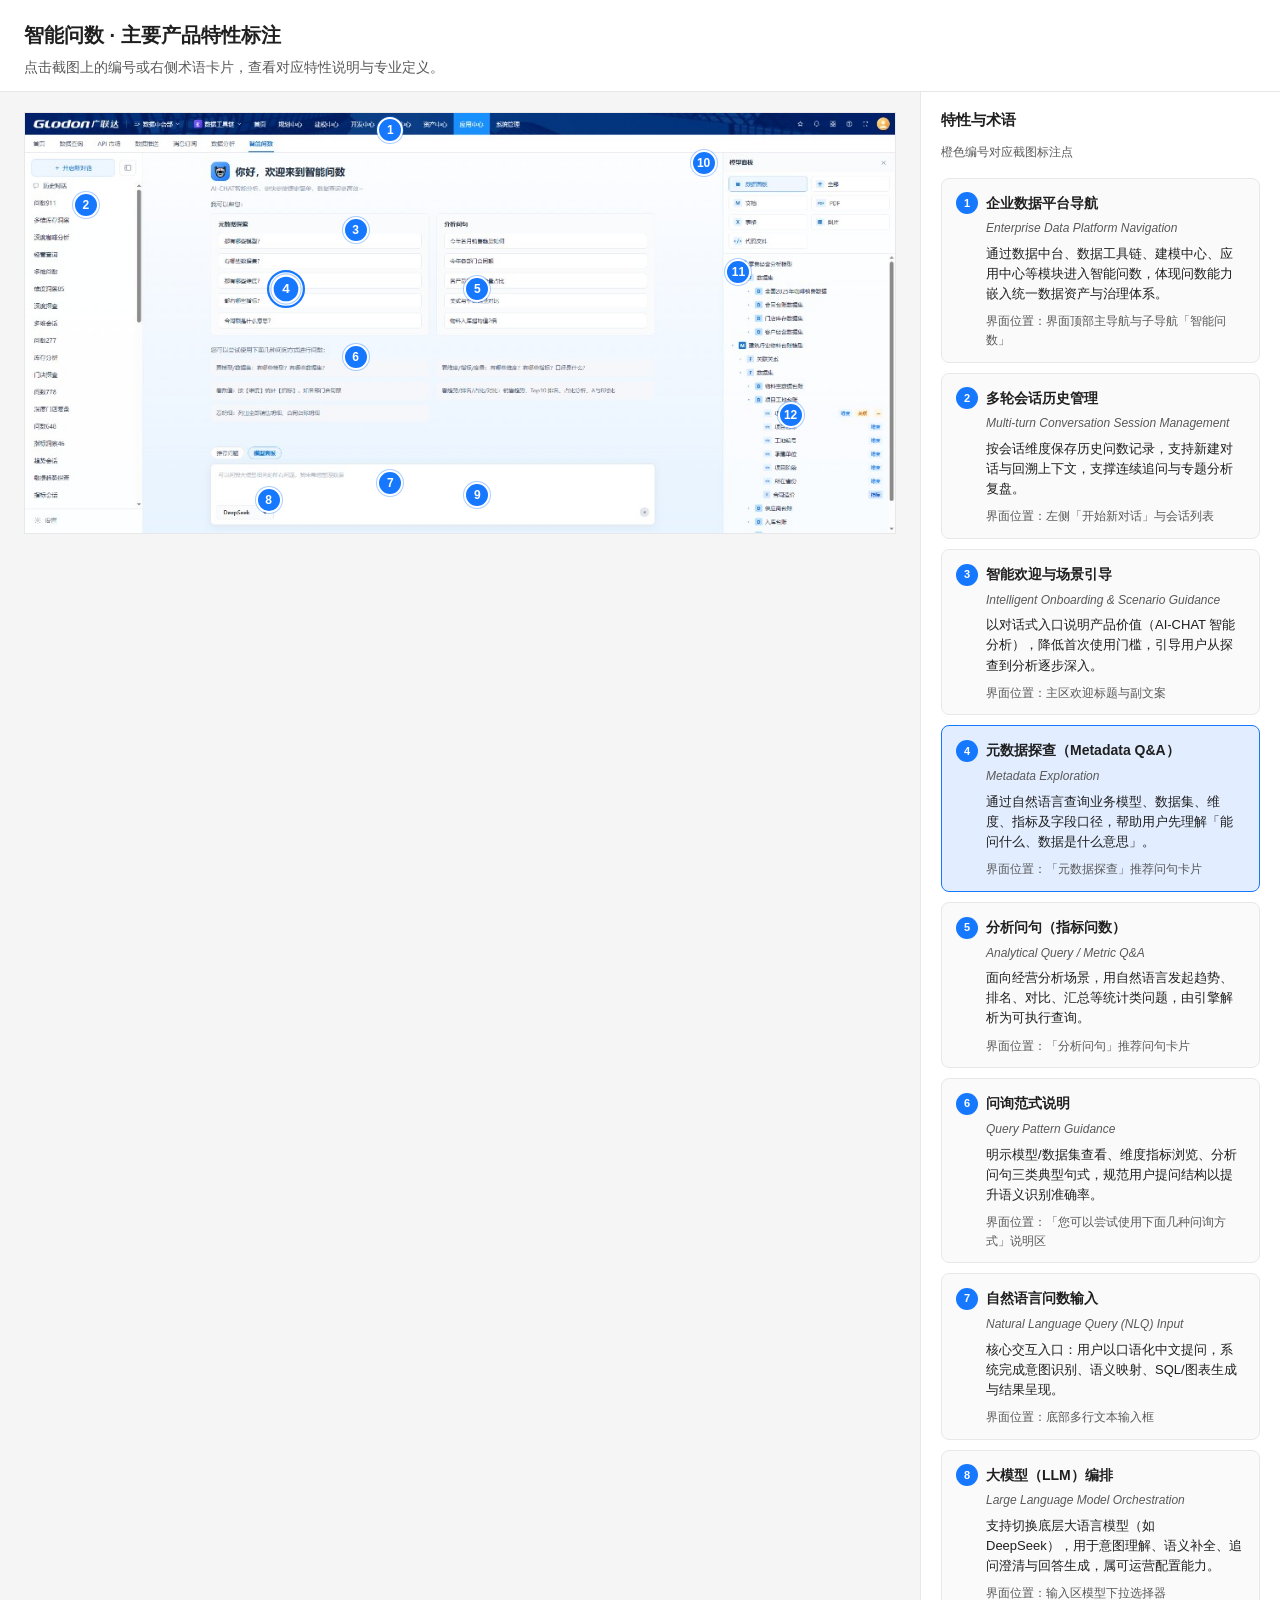
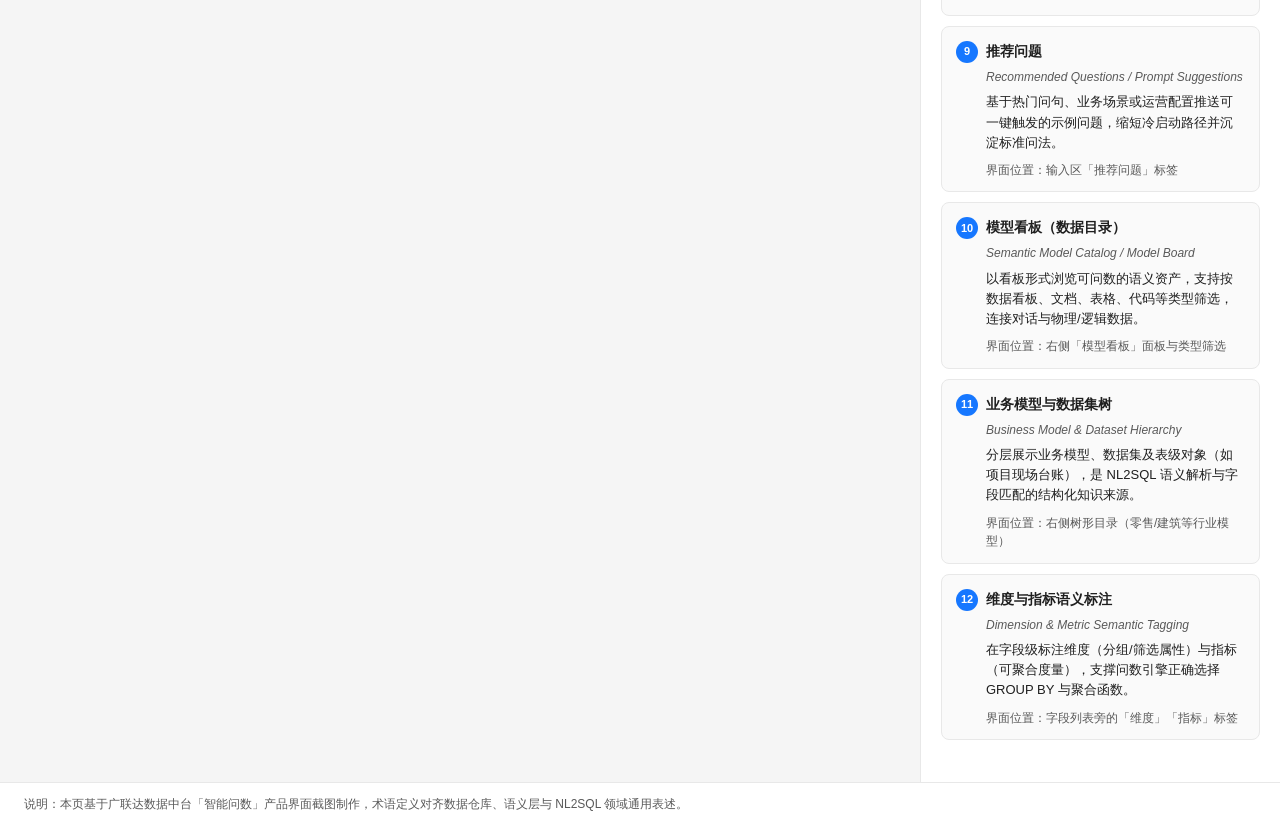
<file: product-features-annotated.html>
<!DOCTYPE html>
<html lang="zh-CN">
<head>
  <meta charset="UTF-8" />
  <meta name="viewport" content="width=device-width, initial-scale=1" />
  <title>智能问数 · 产品特性标注</title>
  <style>
    :root {
      --accent: #1677ff;
      --accent-bg: rgba(22, 119, 255, 0.12);
      --border: #e8e8e8;
      --text: #1f1f1f;
      --muted: #595959;
      --panel: #fafafa;
    }
    * { box-sizing: border-box; }
    body {
      margin: 0;
      font-family: "Segoe UI", "PingFang SC", "Microsoft YaHei", sans-serif;
      color: var(--text);
      background: #f5f5f5;
      line-height: 1.55;
    }
    header {
      padding: 20px 24px 12px;
      background: #fff;
      border-bottom: 1px solid var(--border);
    }
    header h1 { margin: 0 0 6px; font-size: 20px; font-weight: 600; }
    header p { margin: 0; color: var(--muted); font-size: 14px; }
    .layout {
      display: grid;
      grid-template-columns: minmax(0, 1fr) 360px;
      gap: 0;
      min-height: calc(100vh - 88px);
    }
    @media (max-width: 1100px) {
      .layout { grid-template-columns: 1fr; }
    }
    .figure-wrap {
      padding: 20px 24px 32px;
      overflow: auto;
    }
    .figure {
      position: relative;
      display: inline-block;
      max-width: 100%;
      border: 1px solid var(--border);
      background: #fff;
      line-height: 0;
    }
    .figure img {
      display: block;
      max-width: 100%;
      height: auto;
      user-select: none;
    }
    .marker {
      position: absolute;
      width: 26px;
      height: 26px;
      margin: -13px 0 0 -13px;
      border: 2px solid #fff;
      border-radius: 50%;
      background: var(--accent);
      color: #fff;
      font-size: 12px;
      font-weight: 700;
      display: flex;
      align-items: center;
      justify-content: center;
      cursor: pointer;
      z-index: 2;
      box-shadow: 0 0 0 1px rgba(22, 119, 255, 0.35);
      transition: transform 0.15s ease;
    }
    .marker:hover, .marker.active {
      transform: scale(1.12);
      z-index: 3;
    }
    .marker::after {
      content: "";
      position: absolute;
      inset: -6px;
      border-radius: 50%;
      border: 2px solid transparent;
      transition: border-color 0.15s;
    }
    .marker.active::after { border-color: var(--accent); }
    .glossary {
      background: #fff;
      border-left: 1px solid var(--border);
      padding: 16px 20px 32px;
      overflow: auto;
    }
    .glossary h2 {
      margin: 0 0 12px;
      font-size: 15px;
      font-weight: 600;
    }
    .hint {
      font-size: 12px;
      color: var(--muted);
      margin-bottom: 16px;
    }
    .term-card {
      border: 1px solid var(--border);
      border-radius: 8px;
      padding: 12px 14px;
      margin-bottom: 10px;
      background: var(--panel);
      transition: border-color 0.15s, background 0.15s;
    }
    .term-card.active {
      border-color: var(--accent);
      background: var(--accent-bg);
    }
    .term-card .num {
      display: inline-flex;
      width: 22px;
      height: 22px;
      align-items: center;
      justify-content: center;
      border-radius: 50%;
      background: var(--accent);
      color: #fff;
      font-size: 11px;
      font-weight: 700;
      margin-right: 8px;
      vertical-align: middle;
    }
    .term-card h3 {
      display: inline;
      margin: 0;
      font-size: 14px;
      font-weight: 600;
      vertical-align: middle;
    }
    .term-card .en {
      display: block;
      margin: 4px 0 6px 30px;
      font-size: 12px;
      color: var(--muted);
      font-style: italic;
    }
    .term-card p {
      margin: 0 0 0 30px;
      font-size: 13px;
      color: var(--text);
    }
    .term-card .loc {
      margin: 8px 0 0 30px;
      font-size: 12px;
      color: var(--muted);
    }
    footer.note {
      padding: 12px 24px 24px;
      font-size: 12px;
      color: var(--muted);
      background: #fff;
      border-top: 1px solid var(--border);
    }
  </style>
</head>
<body>
  <header>
    <h1>智能问数 · 主要产品特性标注</h1>
    <p>点击截图上的编号或右侧术语卡片，查看对应特性说明与专业定义。</p>
  </header>

  <div class="layout">
    <section class="figure-wrap">
      <div class="figure" id="figure">
        <img src="assets/智能问数-产品界面.png" alt="智能问数产品界面" width="1920" />
        <!-- 位置按界面区域百分比标注 -->
        <button class="marker" data-id="1" style="left:42%;top:4%" title="平台导航">1</button>
        <button class="marker" data-id="2" style="left:7%;top:22%" title="会话历史">2</button>
        <button class="marker" data-id="3" style="left:38%;top:28%" title="智能引导">3</button>
        <button class="marker" data-id="4" style="left:30%;top:42%" title="元数据探查">4</button>
        <button class="marker" data-id="5" style="left:52%;top:42%" title="分析问句">5</button>
        <button class="marker" data-id="6" style="left:38%;top:58%" title="问询指引">6</button>
        <button class="marker" data-id="7" style="left:42%;top:88%" title="NL 输入">7</button>
        <button class="marker" data-id="8" style="left:28%;top:92%" title="LLM 选择">8</button>
        <button class="marker" data-id="9" style="left:52%;top:91%" title="推荐问题">9</button>
        <button class="marker" data-id="10" style="left:78%;top:12%" title="模型看板">10</button>
        <button class="marker" data-id="11" style="left:82%;top:38%" title="业务模型树">11</button>
        <button class="marker" data-id="12" style="left:88%;top:72%" title="维度指标">12</button>
      </div>
    </section>

    <aside class="glossary" id="glossary">
      <h2>特性与术语</h2>
      <p class="hint">橙色编号对应截图标注点</p>
      <div id="cards"></div>
    </aside>
  </div>

  <footer class="note">
    说明：本页基于广联达数据中台「智能问数」产品界面截图制作，术语定义对齐数据仓库、语义层与 NL2SQL 领域通用表述。
  </footer>

  <script>
    const FEATURES = [
      {
        id: 1,
        name: "企业数据平台导航",
        en: "Enterprise Data Platform Navigation",
        desc: "通过数据中台、数据工具链、建模中心、应用中心等模块进入智能问数，体现问数能力嵌入统一数据资产与治理体系。",
        loc: "界面顶部主导航与子导航「智能问数」"
      },
      {
        id: 2,
        name: "多轮会话历史管理",
        en: "Multi-turn Conversation Session Management",
        desc: "按会话维度保存历史问数记录，支持新建对话与回溯上下文，支撑连续追问与专题分析复盘。",
        loc: "左侧「开始新对话」与会话列表"
      },
      {
        id: 3,
        name: "智能欢迎与场景引导",
        en: "Intelligent Onboarding & Scenario Guidance",
        desc: "以对话式入口说明产品价值（AI-CHAT 智能分析），降低首次使用门槛，引导用户从探查到分析逐步深入。",
        loc: "主区欢迎标题与副文案"
      },
      {
        id: 4,
        name: "元数据探查（Metadata Q&A）",
        en: "Metadata Exploration",
        desc: "通过自然语言查询业务模型、数据集、维度、指标及字段口径，帮助用户先理解「能问什么、数据是什么意思」。",
        loc: "「元数据探查」推荐问句卡片"
      },
      {
        id: 5,
        name: "分析问句（指标问数）",
        en: "Analytical Query / Metric Q&A",
        desc: "面向经营分析场景，用自然语言发起趋势、排名、对比、汇总等统计类问题，由引擎解析为可执行查询。",
        loc: "「分析问句」推荐问句卡片"
      },
      {
        id: 6,
        name: "问询范式说明",
        en: "Query Pattern Guidance",
        desc: "明示模型/数据集查看、维度指标浏览、分析问句三类典型句式，规范用户提问结构以提升语义识别准确率。",
        loc: "「您可以尝试使用下面几种问询方式」说明区"
      },
      {
        id: 7,
        name: "自然语言问数输入",
        en: "Natural Language Query (NLQ) Input",
        desc: "核心交互入口：用户以口语化中文提问，系统完成意图识别、语义映射、SQL/图表生成与结果呈现。",
        loc: "底部多行文本输入框"
      },
      {
        id: 8,
        name: "大模型（LLM）编排",
        en: "Large Language Model Orchestration",
        desc: "支持切换底层大语言模型（如 DeepSeek），用于意图理解、语义补全、追问澄清与回答生成，属可运营配置能力。",
        loc: "输入区模型下拉选择器"
      },
      {
        id: 9,
        name: "推荐问题",
        en: "Recommended Questions / Prompt Suggestions",
        desc: "基于热门问句、业务场景或运营配置推送可一键触发的示例问题，缩短冷启动路径并沉淀标准问法。",
        loc: "输入区「推荐问题」标签"
      },
      {
        id: 10,
        name: "模型看板（数据目录）",
        en: "Semantic Model Catalog / Model Board",
        desc: "以看板形式浏览可问数的语义资产，支持按数据看板、文档、表格、代码等类型筛选，连接对话与物理/逻辑数据。",
        loc: "右侧「模型看板」面板与类型筛选"
      },
      {
        id: 11,
        name: "业务模型与数据集树",
        en: "Business Model & Dataset Hierarchy",
        desc: "分层展示业务模型、数据集及表级对象（如项目现场台账），是 NL2SQL 语义解析与字段匹配的结构化知识来源。",
        loc: "右侧树形目录（零售/建筑等行业模型）"
      },
      {
        id: 12,
        name: "维度与指标语义标注",
        en: "Dimension & Metric Semantic Tagging",
        desc: "在字段级标注维度（分组/筛选属性）与指标（可聚合度量），支撑问数引擎正确选择 GROUP BY 与聚合函数。",
        loc: "字段列表旁的「维度」「指标」标签"
      }
    ];

    const cardsEl = document.getElementById("cards");
    const markers = [...document.querySelectorAll(".marker")];

    function renderCards() {
      cardsEl.innerHTML = FEATURES.map((f) => `
        <article class="term-card" data-id="${f.id}" tabindex="0">
          <span class="num">${f.id}</span><h3>${f.name}</h3>
          <span class="en">${f.en}</span>
          <p>${f.desc}</p>
          <div class="loc">界面位置：${f.loc}</div>
        </article>
      `).join("");
    }

    function setActive(id) {
      markers.forEach((m) => m.classList.toggle("active", Number(m.dataset.id) === id));
      document.querySelectorAll(".term-card").forEach((c) => {
        const on = Number(c.dataset.id) === id;
        c.classList.toggle("active", on);
        if (on) c.scrollIntoView({ block: "nearest", behavior: "smooth" });
      });
    }

    renderCards();

    markers.forEach((m) => {
      m.addEventListener("click", () => setActive(Number(m.dataset.id)));
    });

    cardsEl.addEventListener("click", (e) => {
      const card = e.target.closest(".term-card");
      if (card) setActive(Number(card.dataset.id));
    });

    setActive(4);
  </script>
</body>
</html>
</file>
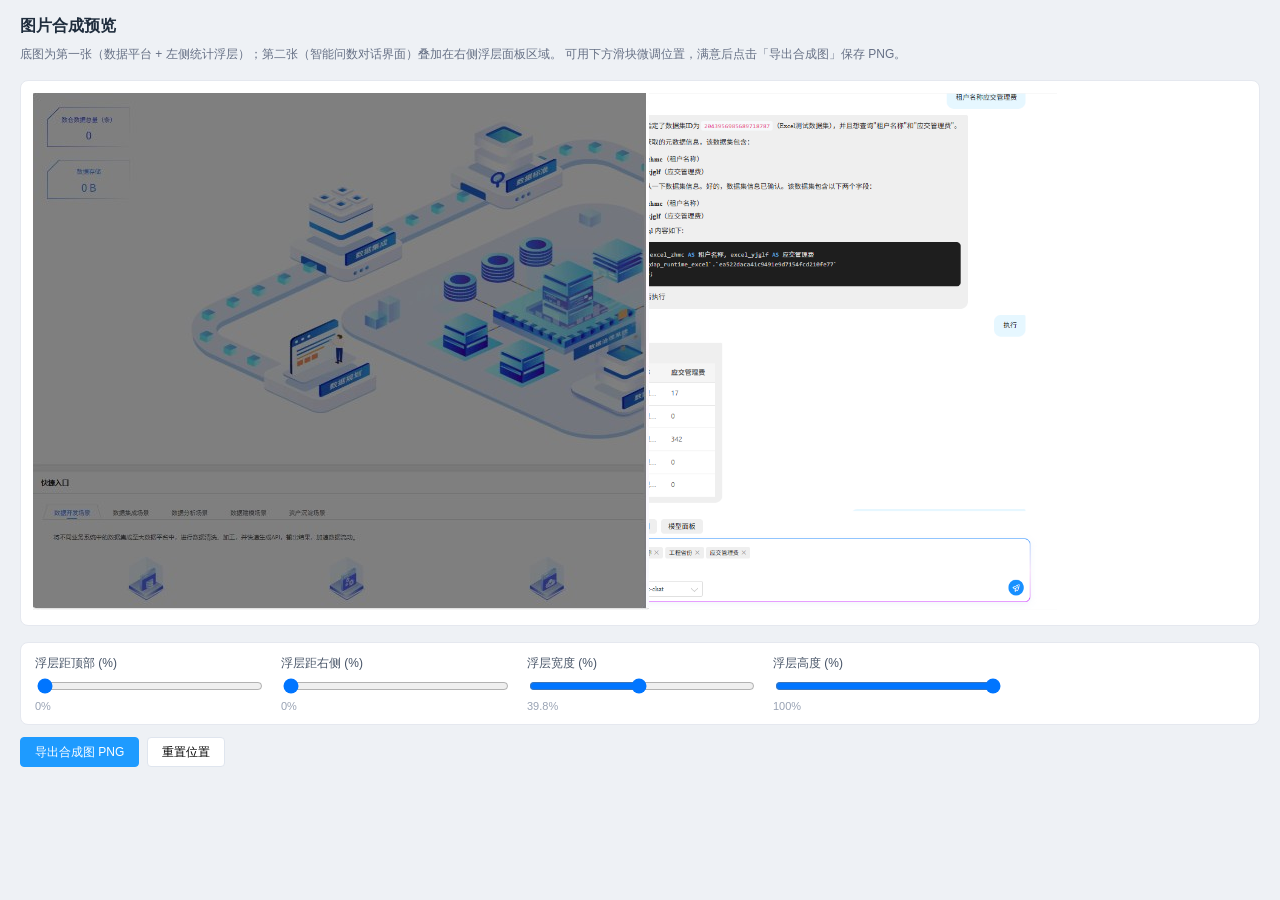
<file: 合成图片.html>
<!DOCTYPE html>
<html lang="zh-CN">
<head>
  <meta charset="UTF-8" />
  <meta name="viewport" content="width=device-width, initial-scale=1.0" />
  <title>合成图片 · 智能问数浮层</title>
  <style>
    * {
      box-sizing: border-box;
    }

    body {
      margin: 0;
      min-height: 100vh;
      font-family: "Microsoft YaHei", "PingFang SC", sans-serif;
      font-size: 12px;
      color: #1f2d3d;
      background: #eef1f5;
    }

    .page {
      max-width: 1400px;
      margin: 0 auto;
      padding: 16px 20px 24px;
    }

    h1 {
      margin: 0 0 8px;
      font-size: 16px;
      font-weight: 600;
    }

    .desc {
      margin: 0 0 16px;
      color: #667085;
      line-height: 1.6;
    }

    .compose-wrap {
      background: #fff;
      border: 1px solid #e5e8ef;
      border-radius: 8px;
      padding: 12px;
      overflow: auto;
    }

    /* 合成画布：底图 + 右侧浮层（第二张图） */
    .compose {
      position: relative;
      display: inline-block;
      line-height: 0;
      max-width: 100%;
    }

    .compose__base {
      display: block;
      width: 100%;
      height: auto;
      max-width: 1280px;
    }

  .compose__overlay {
      position: absolute;
      /* 对齐第一张图右侧「智能问数」浮层区域 */
      top: 0;
      right: 0;
      width: 39.8%;
      height: 100%;
      object-fit: cover;
      object-position: top right;
      pointer-events: none;
    }

    .controls {
      margin-top: 16px;
      padding: 12px 14px;
      background: #fff;
      border: 1px solid #e5e8ef;
      border-radius: 8px;
      display: grid;
      grid-template-columns: repeat(auto-fill, minmax(200px, 1fr));
      gap: 12px 20px;
    }

    .control label {
      display: flex;
      flex-direction: column;
      gap: 4px;
      color: #475467;
    }

    .control input[type="range"] {
      width: 100%;
    }

    .control output {
      font-size: 11px;
      color: #98a2b3;
    }

    .actions {
      margin-top: 12px;
      display: flex;
      gap: 8px;
      flex-wrap: wrap;
    }

    .btn {
      height: 30px;
      padding: 0 14px;
      border: 1px solid #dfe5ee;
      border-radius: 4px;
      background: #fff;
      font: inherit;
      cursor: pointer;
    }

    .btn-primary {
      border-color: #1e9bff;
      background: #1e9bff;
      color: #fff;
    }
  </style>
</head>
<body>
  <div class="page">
    <h1>图片合成预览</h1>
    <p class="desc">
      底图为第一张（数据平台 + 左侧统计浮层）；第二张（智能问数对话界面）叠加在右侧浮层面板区域。
      可用下方滑块微调位置，满意后点击「导出合成图」保存 PNG。
    </p>

    <div class="compose-wrap">
      <div class="compose" id="compose">
        <img
          class="compose__base"
          id="baseImg"
          src="assets/base-dashboard.png"
          alt="底图：数据平台首页"
        />
        <img
          class="compose__overlay"
          id="overlayImg"
          src="assets/overlay-chat.png"
          alt="浮层：智能问数对话"
        />
      </div>
    </div>

    <div class="controls" id="controls">
      <div class="control">
        <label>浮层距顶部 (%)
          <input type="range" id="topRange" min="0" max="8" step="0.1" value="0" />
          <output id="topOut">0%</output>
        </label>
      </div>
      <div class="control">
        <label>浮层距右侧 (%)
          <input type="range" id="rightRange" min="0" max="5" step="0.1" value="0" />
          <output id="rightOut">0%</output>
        </label>
      </div>
      <div class="control">
        <label>浮层宽度 (%)
          <input type="range" id="widthRange" min="32" max="48" step="0.1" value="39.8" />
          <output id="widthOut">39.8%</output>
        </label>
      </div>
      <div class="control">
        <label>浮层高度 (%)
          <input type="range" id="heightRange" min="85" max="100" step="0.1" value="100" />
          <output id="heightOut">100%</output>
        </label>
      </div>
    </div>

    <div class="actions">
      <button class="btn btn-primary" id="exportBtn" type="button">导出合成图 PNG</button>
      <button class="btn" id="resetBtn" type="button">重置位置</button>
    </div>
  </div>

  <script>
    const overlayImg = document.getElementById("overlayImg");
    const baseImg = document.getElementById("baseImg");
    const topRange = document.getElementById("topRange");
    const rightRange = document.getElementById("rightRange");
    const widthRange = document.getElementById("widthRange");
    const heightRange = document.getElementById("heightRange");
    const topOut = document.getElementById("topOut");
    const rightOut = document.getElementById("rightOut");
    const widthOut = document.getElementById("widthOut");
    const heightOut = document.getElementById("heightOut");

    function applyOverlayStyle() {
      overlayImg.style.top = `${topRange.value}%`;
      overlayImg.style.right = `${rightRange.value}%`;
      overlayImg.style.width = `${widthRange.value}%`;
      overlayImg.style.height = `${heightRange.value}%`;
      topOut.textContent = `${topRange.value}%`;
      rightOut.textContent = `${rightRange.value}%`;
      widthOut.textContent = `${widthRange.value}%`;
      heightOut.textContent = `${heightRange.value}%`;
    }

    [topRange, rightRange, widthRange, heightRange].forEach((el) => {
      el.addEventListener("input", applyOverlayStyle);
    });

    document.getElementById("resetBtn").addEventListener("click", () => {
      topRange.value = "0";
      rightRange.value = "0";
      widthRange.value = "39.8";
      heightRange.value = "100";
      applyOverlayStyle();
    });

    document.getElementById("exportBtn").addEventListener("click", () => {
      const canvas = document.createElement("canvas");
      const w = baseImg.naturalWidth;
      const h = baseImg.naturalHeight;
      canvas.width = w;
      canvas.height = h;
      const ctx = canvas.getContext("2d");
      ctx.drawImage(baseImg, 0, 0, w, h);

      const top = (parseFloat(topRange.value) / 100) * h;
      const right = (parseFloat(rightRange.value) / 100) * w;
      const ow = (parseFloat(widthRange.value) / 100) * w;
      const oh = (parseFloat(heightRange.value) / 100) * h;
      const ox = w - right - ow;

      ctx.drawImage(overlayImg, ox, top, ow, oh);

      const link = document.createElement("a");
      link.download = "合成图-智能问数浮层.png";
      link.href = canvas.toDataURL("image/png");
      link.click();
    });

    applyOverlayStyle();
  </script>
</body>
</html>
</file>
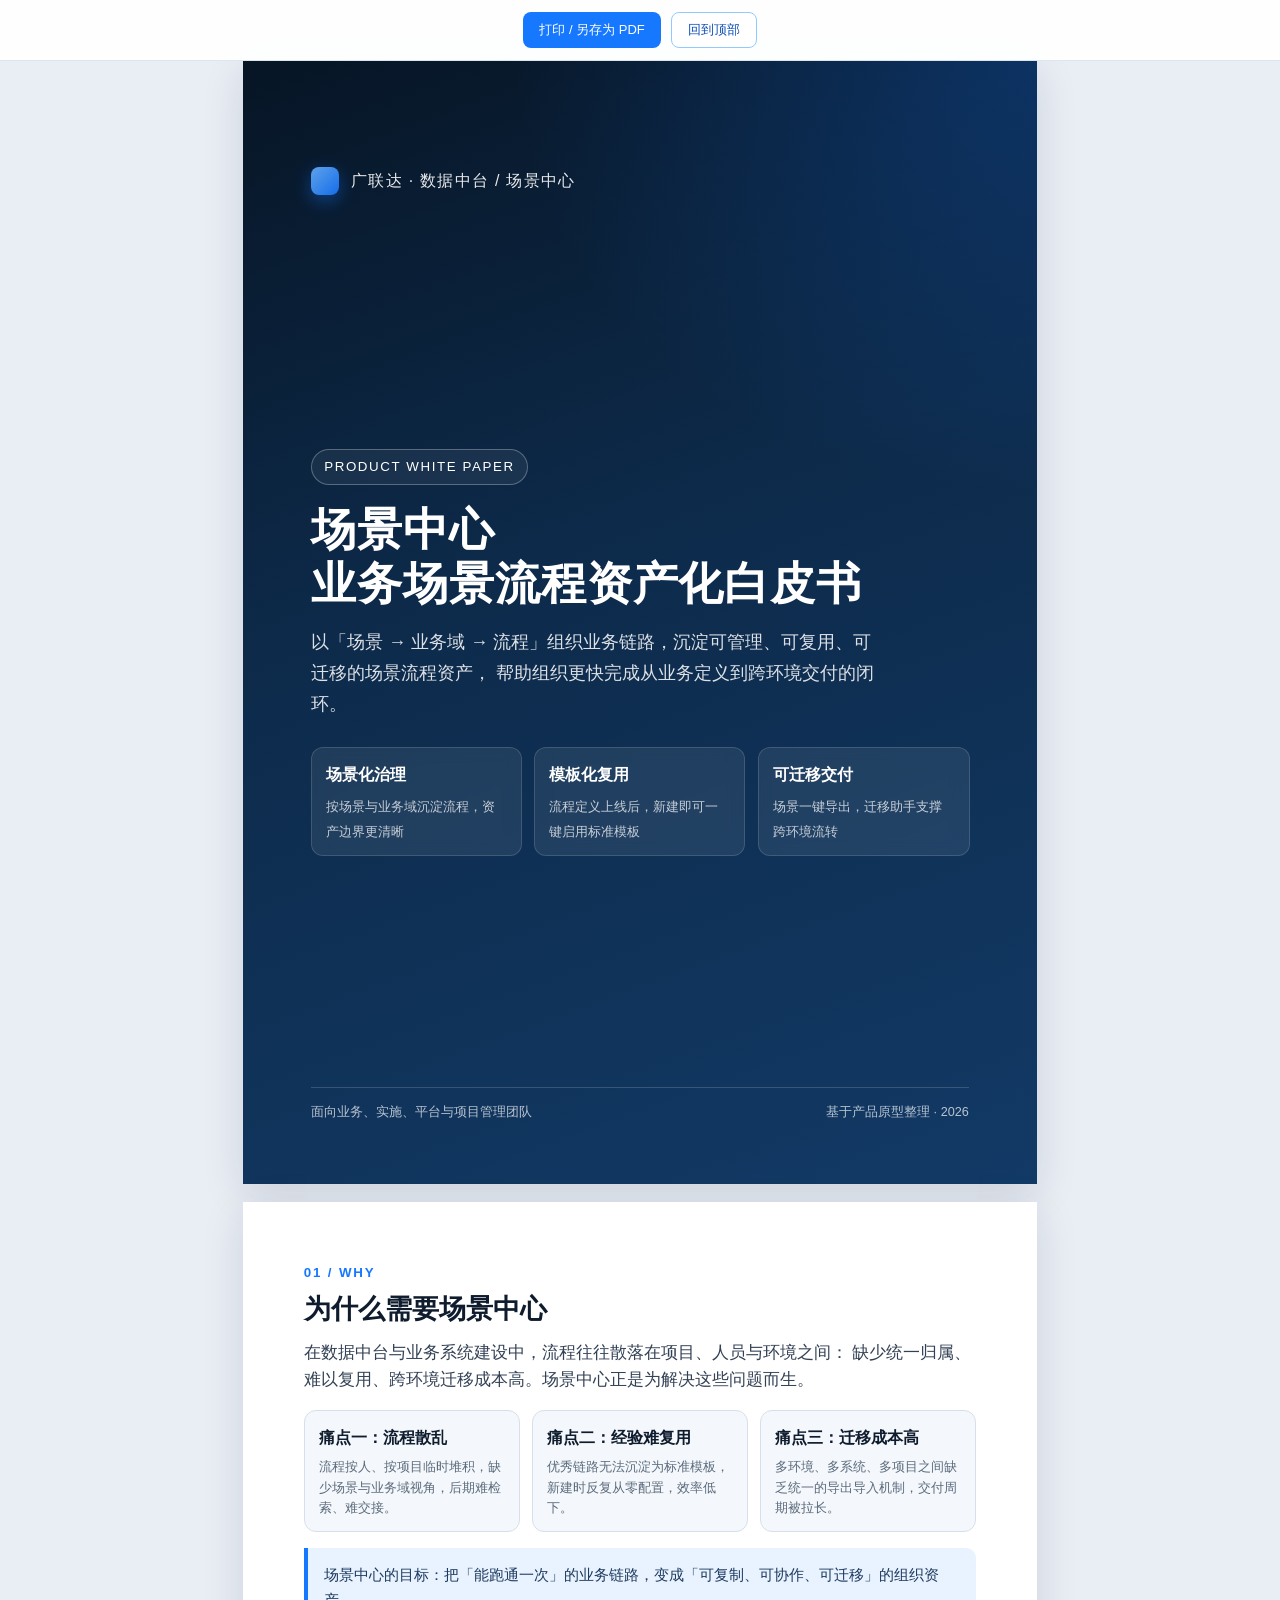
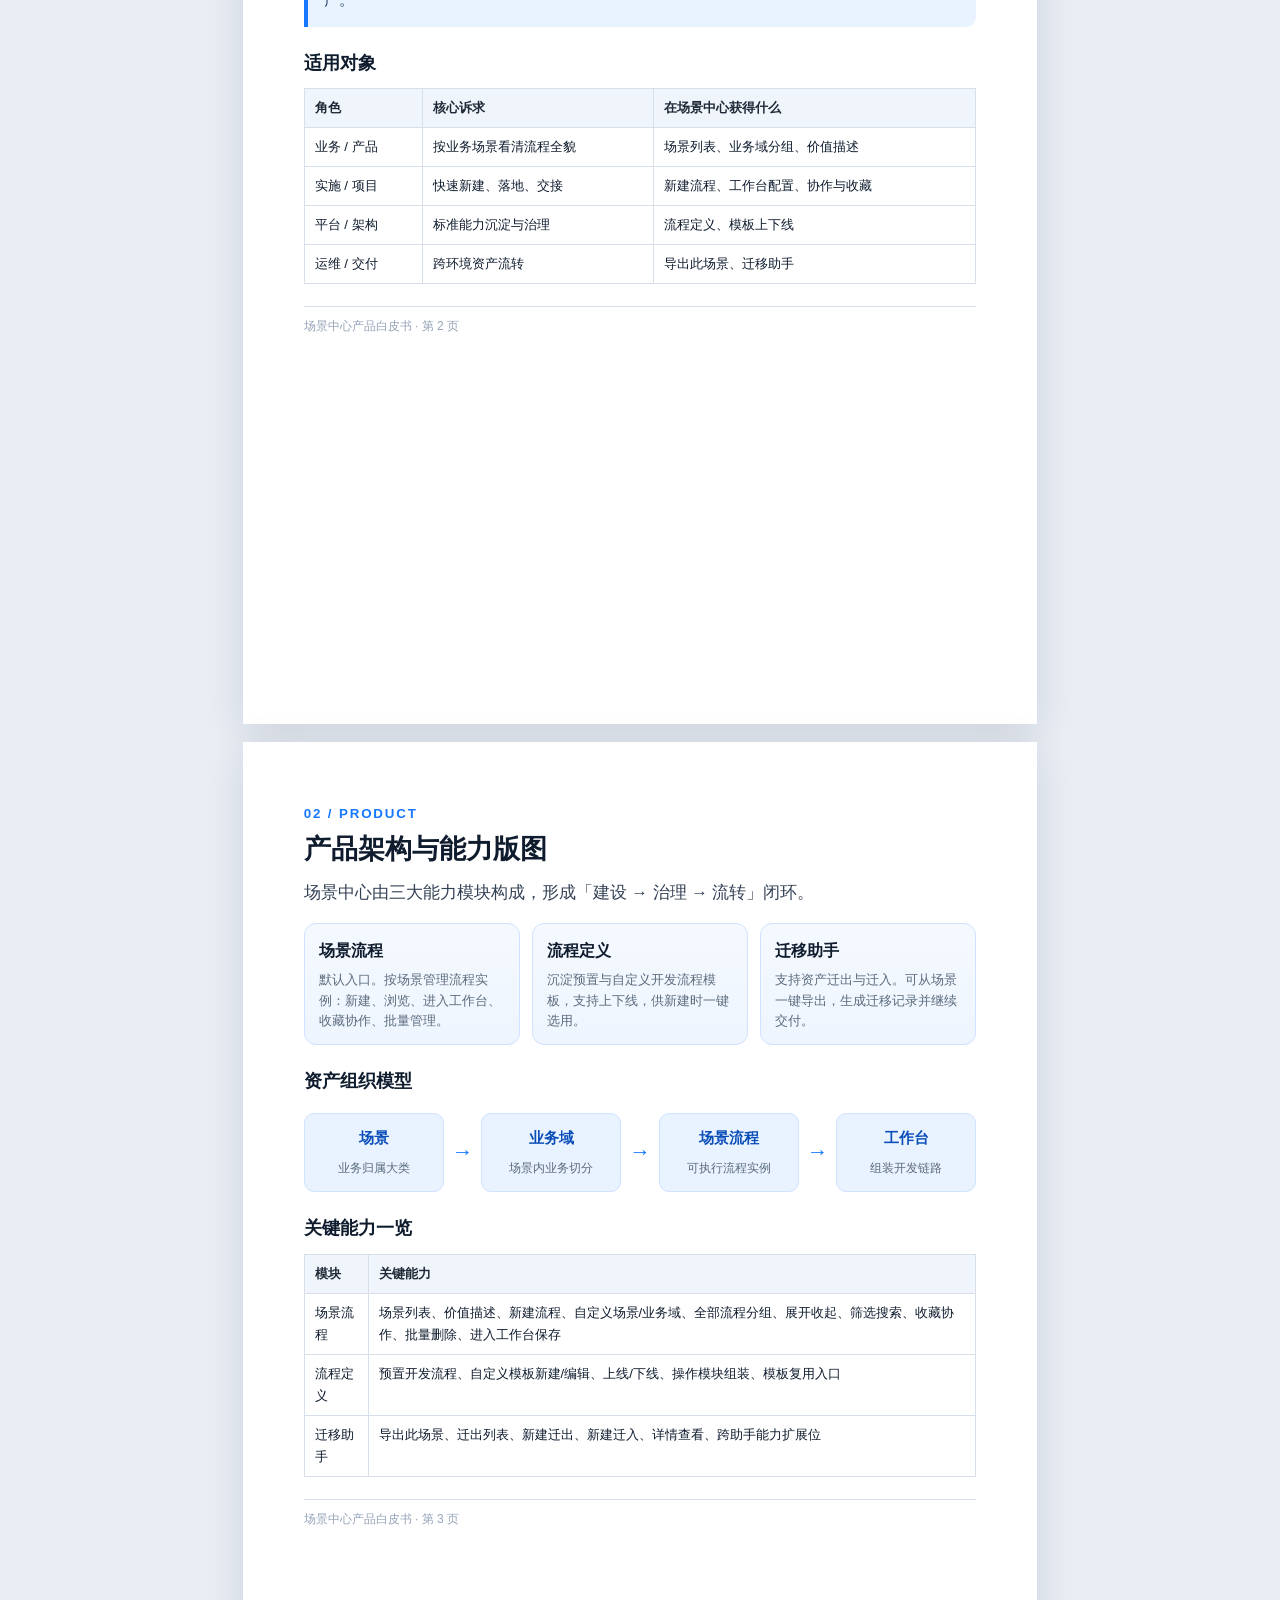
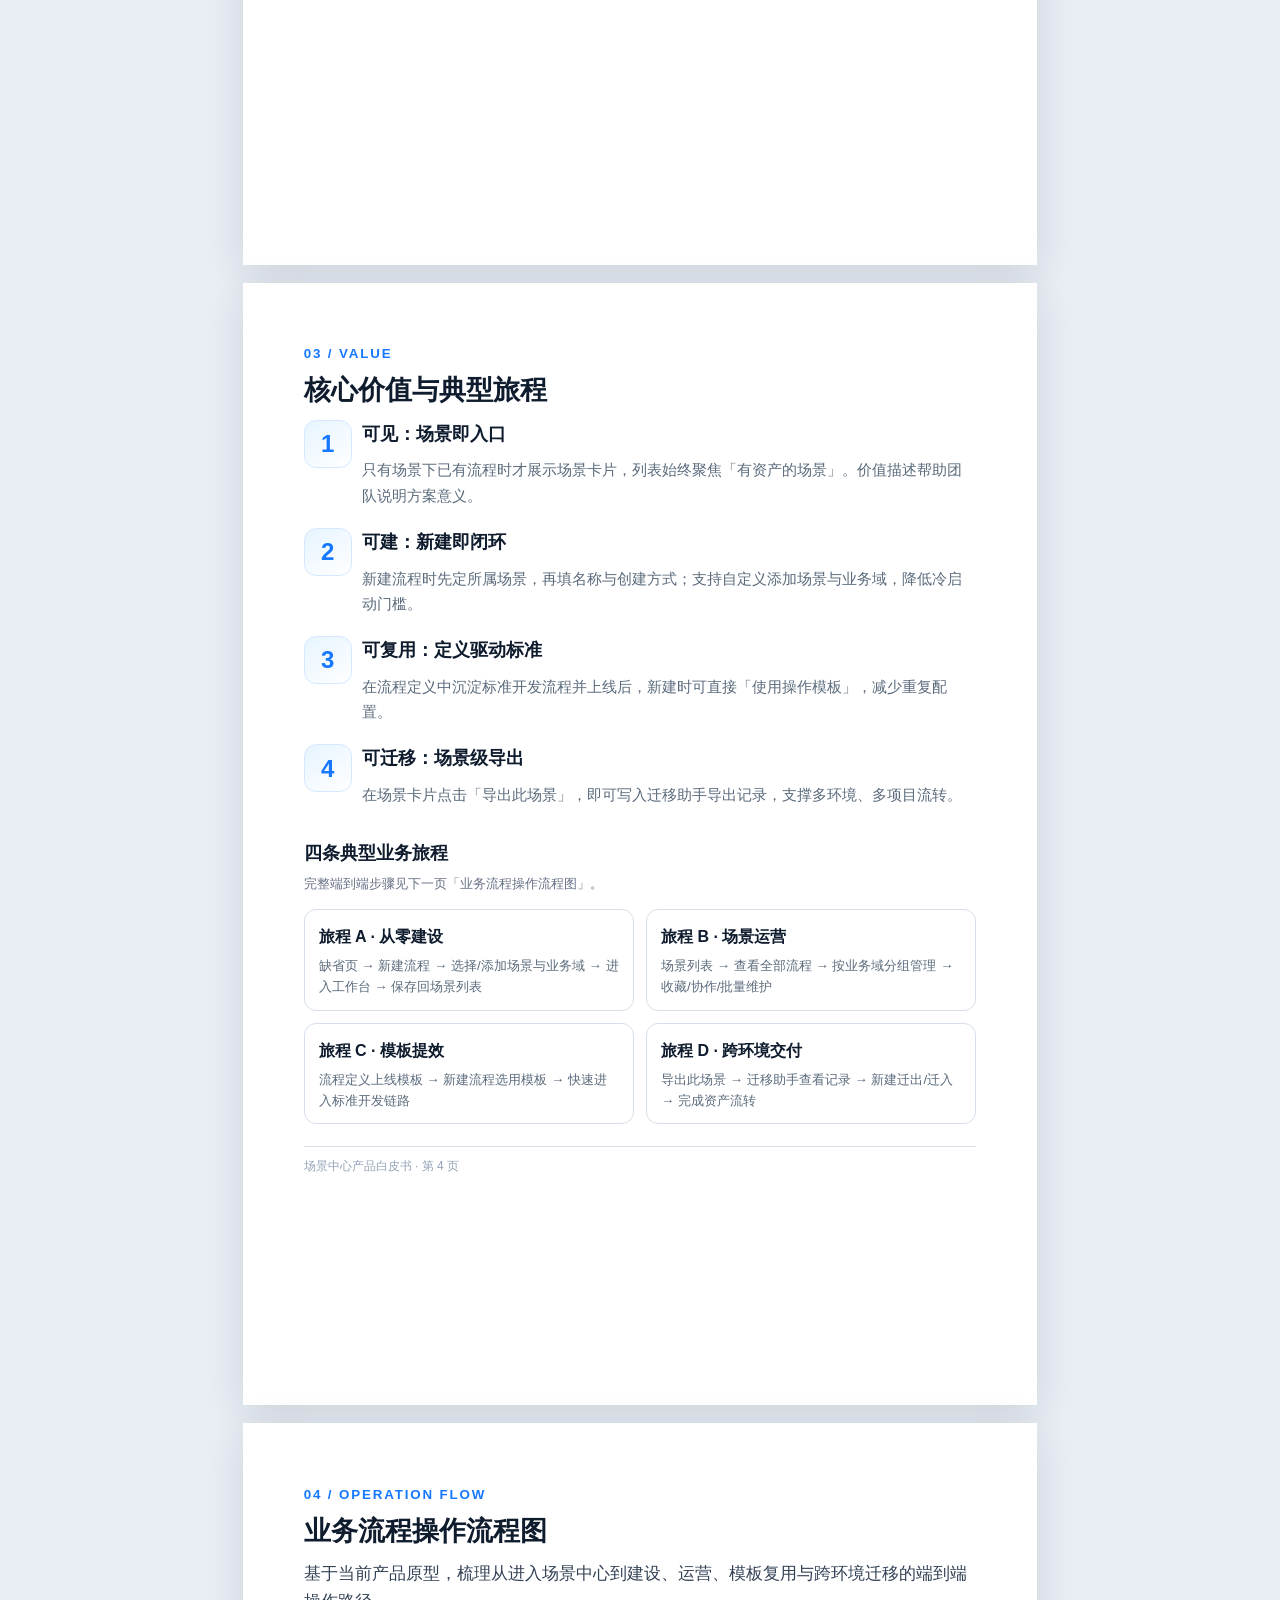
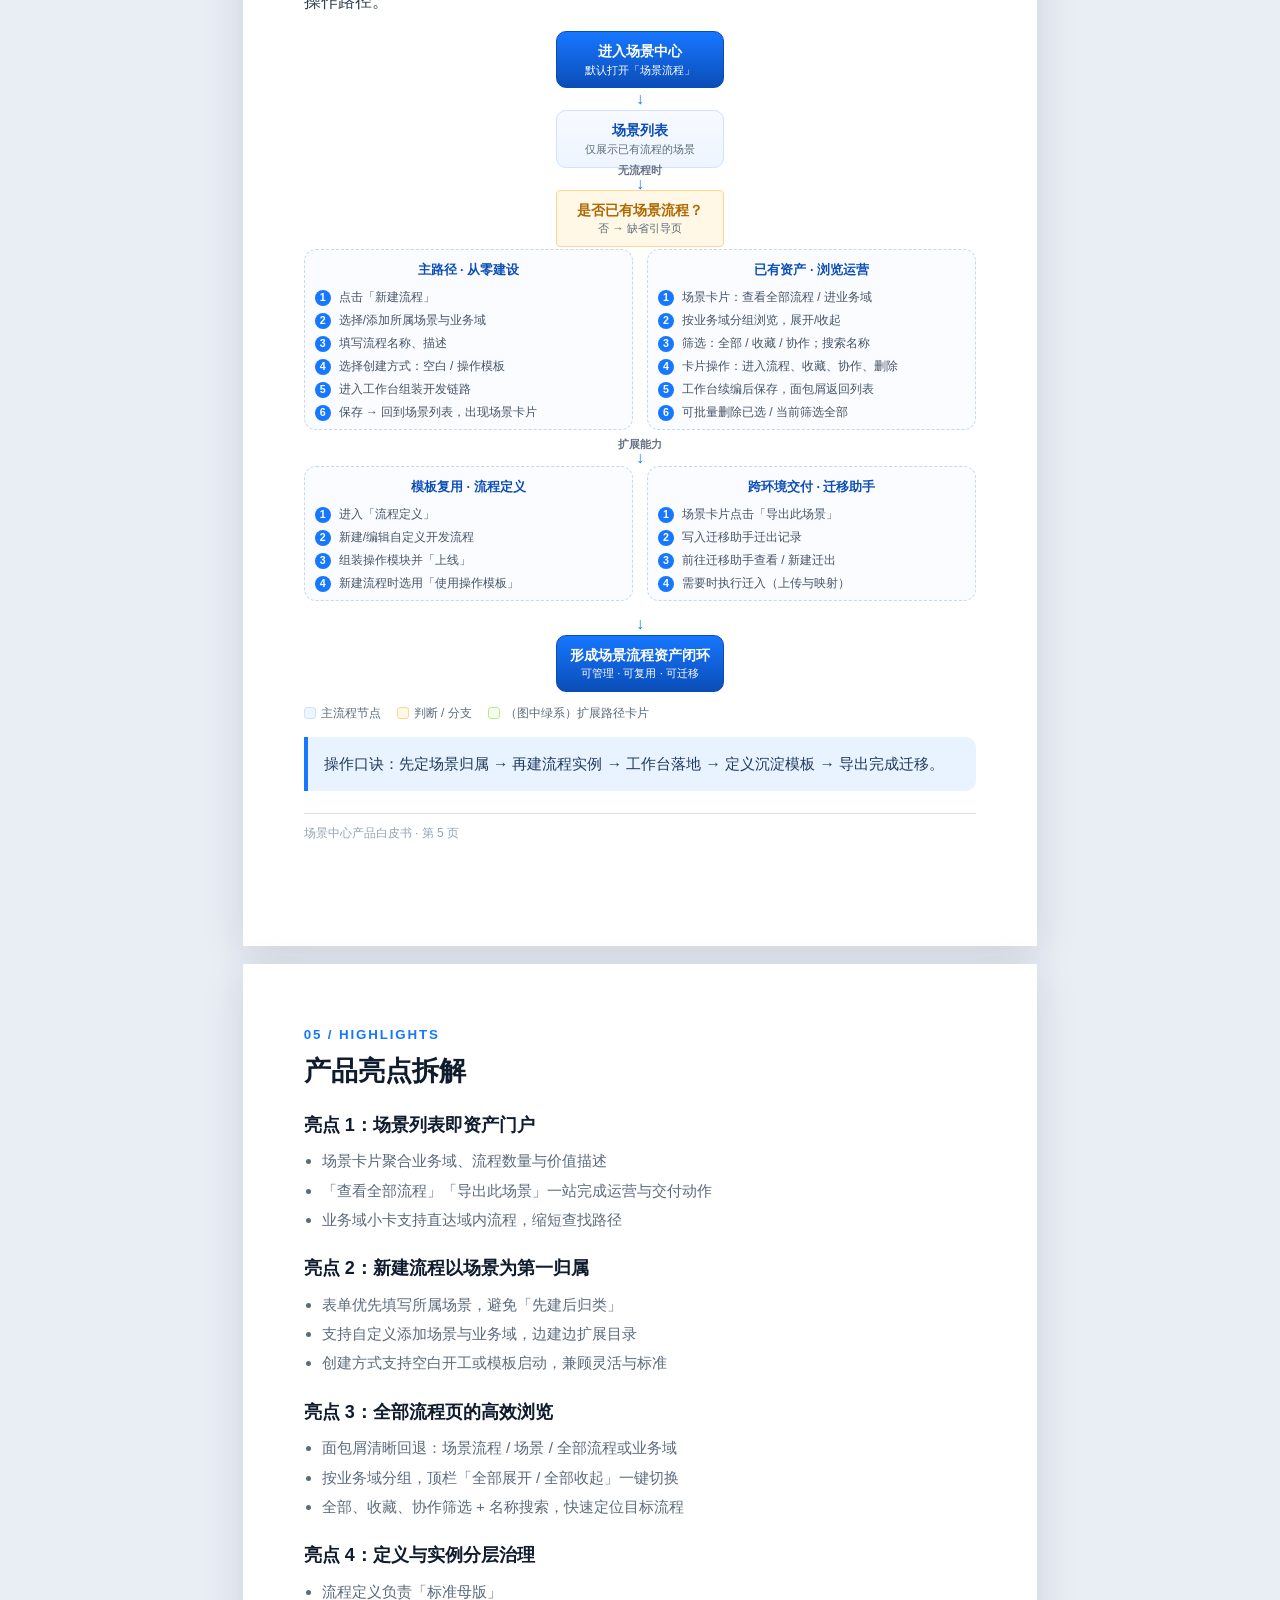
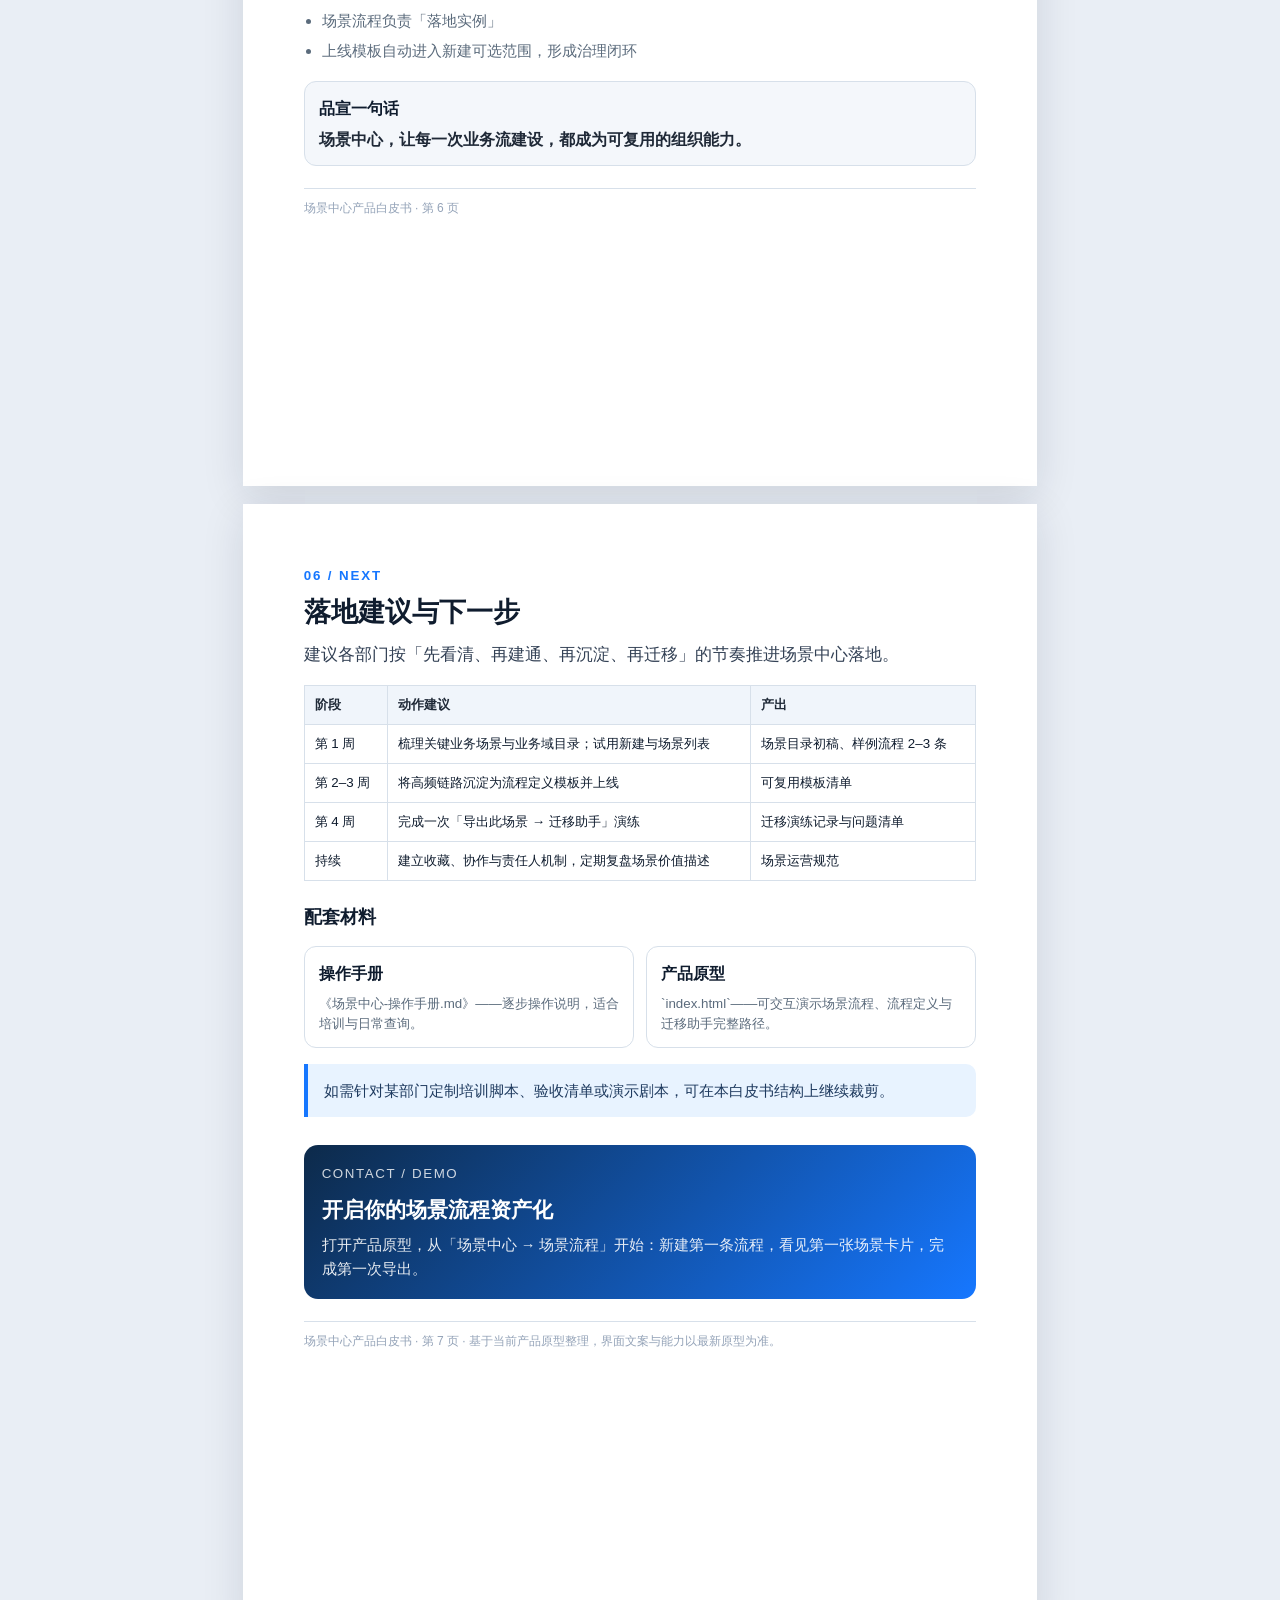
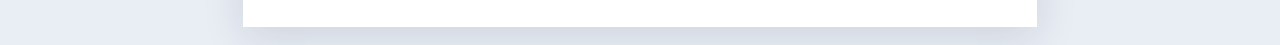
<file: 场景中心-产品白皮书.html>
<!DOCTYPE html>
<html lang="zh-CN">
<head>
  <meta charset="UTF-8" />
  <meta name="viewport" content="width=device-width, initial-scale=1" />
  <title>场景中心 · 产品白皮书</title>
  <style>
    @page {
      size: A4;
      margin: 16mm 14mm 18mm;
    }

    :root {
      --ink: #0f1c2e;
      --muted: #5b6b7c;
      --line: #d7e0ea;
      --blue: #1677ff;
      --blue-deep: #0b4db8;
      --blue-soft: #e8f3ff;
      --surface: #f4f7fb;
      --white: #ffffff;
      --accent: #12b886;
    }

    * { box-sizing: border-box; }

    html, body {
      margin: 0;
      padding: 0;
      color: var(--ink);
      background: #e9eef5;
      font-family: "Segoe UI", "PingFang SC", "Microsoft YaHei", "Noto Sans SC", sans-serif;
      font-size: 11.5pt;
      line-height: 1.65;
      -webkit-print-color-adjust: exact;
      print-color-adjust: exact;
    }

    .page {
      width: 210mm;
      min-height: 297mm;
      margin: 0 auto 18px;
      background: var(--white);
      box-shadow: 0 10px 40px rgba(15, 28, 46, 0.12);
      overflow: hidden;
      position: relative;
    }

    @media print {
      body { background: #fff; }
      .page {
        width: auto;
        min-height: auto;
        margin: 0;
        box-shadow: none;
        page-break-after: always;
      }
      .page:last-child { page-break-after: auto; }
      .no-print { display: none !important; }
    }

    /* Cover */
    .cover {
      min-height: 297mm;
      display: flex;
      flex-direction: column;
      background:
        radial-gradient(120% 70% at 100% 0%, rgba(22, 119, 255, 0.22), transparent 55%),
        linear-gradient(160deg, #071525 0%, #0d2a4a 42%, #123a66 100%);
      color: #fff;
      padding: 28mm 18mm 16mm;
    }

    .cover-brand {
      display: flex;
      align-items: center;
      gap: 12px;
      font-size: 12pt;
      letter-spacing: 0.08em;
      opacity: 0.9;
    }

    .cover-brand-mark {
      width: 28px;
      height: 28px;
      border-radius: 8px;
      background: linear-gradient(135deg, #69b1ff, #1677ff);
      box-shadow: 0 6px 18px rgba(22, 119, 255, 0.45);
    }

    .cover-hero {
      flex: 1;
      display: flex;
      flex-direction: column;
      justify-content: center;
      padding: 24mm 0 18mm;
    }

    .cover-eyebrow {
      display: inline-block;
      align-self: flex-start;
      padding: 6px 12px;
      border: 1px solid rgba(255, 255, 255, 0.28);
      border-radius: 999px;
      font-size: 10pt;
      letter-spacing: 0.12em;
      margin-bottom: 18px;
      background: rgba(255, 255, 255, 0.06);
    }

    .cover h1 {
      margin: 0 0 16px;
      font-size: 34pt;
      line-height: 1.2;
      font-weight: 750;
      letter-spacing: 0.02em;
    }

    .cover-sub {
      max-width: 150mm;
      margin: 0;
      font-size: 13.5pt;
      line-height: 1.7;
      color: rgba(255, 255, 255, 0.86);
    }

    .cover-points {
      display: grid;
      grid-template-columns: repeat(3, 1fr);
      gap: 12px;
      margin-top: 28px;
    }

    .cover-point {
      padding: 14px 14px 12px;
      border-radius: 12px;
      background: rgba(255, 255, 255, 0.08);
      border: 1px solid rgba(255, 255, 255, 0.14);
      backdrop-filter: blur(8px);
    }

    .cover-point strong {
      display: block;
      font-size: 12pt;
      margin-bottom: 4px;
    }

    .cover-point span {
      font-size: 9.5pt;
      color: rgba(255, 255, 255, 0.75);
      line-height: 1.45;
    }

    .cover-foot {
      display: flex;
      justify-content: space-between;
      align-items: flex-end;
      border-top: 1px solid rgba(255, 255, 255, 0.16);
      padding-top: 14px;
      font-size: 9.5pt;
      color: rgba(255, 255, 255, 0.7);
    }

    /* Inner pages */
    .inner {
      padding: 16mm 16mm 14mm;
      min-height: 297mm;
    }

    .section-kicker {
      color: var(--blue);
      font-size: 10pt;
      font-weight: 700;
      letter-spacing: 0.14em;
      margin: 0 0 8px;
    }

    h2 {
      margin: 0 0 12px;
      font-size: 20pt;
      line-height: 1.3;
      color: var(--ink);
    }

    h3 {
      margin: 22px 0 8px;
      font-size: 13.5pt;
      color: var(--ink);
    }

    p {
      margin: 0 0 10px;
      color: var(--muted);
    }

    .lead {
      font-size: 12.5pt;
      color: #334155;
      margin-bottom: 16px;
    }

    .grid-2 {
      display: grid;
      grid-template-columns: 1fr 1fr;
      gap: 12px;
      margin: 14px 0;
    }

    .grid-3 {
      display: grid;
      grid-template-columns: repeat(3, 1fr);
      gap: 12px;
      margin: 14px 0;
    }

    .card {
      border: 1px solid var(--line);
      border-radius: 12px;
      padding: 14px 14px 12px;
      background: var(--white);
    }

    .card.soft {
      background: var(--surface);
    }

    .card.blue {
      background: linear-gradient(180deg, #f5f9ff 0%, #eef5ff 100%);
      border-color: #cfe2ff;
    }

    .card h4 {
      margin: 0 0 6px;
      font-size: 12pt;
      color: var(--ink);
    }

    .card p {
      margin: 0;
      font-size: 10pt;
      line-height: 1.55;
    }

    .num {
      display: inline-flex;
      align-items: center;
      justify-content: center;
      width: 22px;
      height: 22px;
      border-radius: 50%;
      background: var(--blue);
      color: #fff;
      font-size: 10pt;
      font-weight: 700;
      margin-right: 8px;
    }

    .flow {
      display: flex;
      align-items: stretch;
      gap: 8px;
      margin: 16px 0 8px;
    }

    .flow-step {
      flex: 1;
      padding: 12px 10px;
      border-radius: 10px;
      background: var(--blue-soft);
      border: 1px solid #cfe2ff;
      text-align: center;
    }

    .flow-step strong {
      display: block;
      font-size: 11pt;
      margin-bottom: 4px;
      color: var(--blue-deep);
    }

    .flow-step span {
      font-size: 9pt;
      color: var(--muted);
    }

    .flow-arrow {
      align-self: center;
      color: var(--blue);
      font-size: 16pt;
      font-weight: 700;
    }

    table {
      width: 100%;
      border-collapse: collapse;
      margin: 10px 0 16px;
      font-size: 10pt;
    }

    th, td {
      border: 1px solid var(--line);
      padding: 8px 10px;
      text-align: left;
      vertical-align: top;
    }

    th {
      background: #f0f5fb;
      color: #1f2937;
      font-weight: 700;
    }

    ul {
      margin: 6px 0 12px;
      padding-left: 18px;
      color: var(--muted);
    }

    li { margin: 4px 0; }

    .quote {
      margin: 16px 0;
      padding: 14px 16px;
      border-left: 4px solid var(--blue);
      background: var(--blue-soft);
      border-radius: 0 10px 10px 0;
      color: #1e3a5f;
      font-size: 11.5pt;
    }

    .footer-note {
      margin-top: 22px;
      padding-top: 10px;
      border-top: 1px solid var(--line);
      font-size: 9pt;
      color: #94a3b8;
    }

    .toolbar {
      position: sticky;
      top: 0;
      z-index: 20;
      display: flex;
      gap: 10px;
      justify-content: center;
      padding: 12px;
      background: rgba(255, 255, 255, 0.92);
      backdrop-filter: blur(8px);
      border-bottom: 1px solid #dde5ef;
    }

    .toolbar button {
      height: 36px;
      padding: 0 16px;
      border: none;
      border-radius: 8px;
      background: var(--blue);
      color: #fff;
      font: inherit;
      font-size: 13px;
      cursor: pointer;
    }

    .toolbar button.secondary {
      background: #fff;
      color: var(--blue-deep);
      border: 1px solid #91caff;
    }

    .badge {
      display: inline-block;
      padding: 2px 8px;
      border-radius: 999px;
      background: #e6fffb;
      color: #0f766e;
      font-size: 9pt;
      font-weight: 650;
      margin-left: 6px;
    }

    .value-row {
      display: grid;
      grid-template-columns: 48px 1fr;
      gap: 10px;
      align-items: start;
      margin: 10px 0;
    }

    .value-icon {
      width: 48px;
      height: 48px;
      border-radius: 12px;
      display: flex;
      align-items: center;
      justify-content: center;
      background: linear-gradient(145deg, #e6f4ff, #fff);
      border: 1px solid #d6e8ff;
      color: var(--blue);
      font-size: 18pt;
      font-weight: 700;
    }

    /* 操作流程图 */
    .op-flow {
      margin: 8px 0 4px;
    }

    .op-flow__row {
      display: flex;
      justify-content: center;
      align-items: stretch;
      gap: 10px;
      margin: 0;
    }

    .op-flow__col {
      display: flex;
      flex-direction: column;
      align-items: center;
      flex: 1;
      min-width: 0;
    }

    .op-flow__node {
      width: 100%;
      max-width: 168px;
      padding: 10px 10px 9px;
      border-radius: 10px;
      border: 1px solid #cfe2ff;
      background: linear-gradient(180deg, #f7faff 0%, #eef5ff 100%);
      text-align: center;
      box-sizing: border-box;
    }

    .op-flow__node strong {
      display: block;
      font-size: 10.5pt;
      color: var(--blue-deep);
      line-height: 1.35;
      margin-bottom: 2px;
    }

    .op-flow__node span {
      display: block;
      font-size: 8.5pt;
      color: var(--muted);
      line-height: 1.35;
    }

    .op-flow__node.is-start,
    .op-flow__node.is-end {
      background: linear-gradient(180deg, #1677ff 0%, #0b4db8 100%);
      border-color: #0b4db8;
      color: #fff;
    }

    .op-flow__node.is-start strong,
    .op-flow__node.is-end strong,
    .op-flow__node.is-start span,
    .op-flow__node.is-end span {
      color: #fff;
    }

    .op-flow__node.is-decision {
      background: #fff8e6;
      border-color: #ffd591;
      border-radius: 4px;
      transform: none;
    }

    .op-flow__node.is-decision strong {
      color: #ad6800;
    }

    .op-flow__node.is-alt {
      background: #f6ffed;
      border-color: #b7eb8f;
    }

    .op-flow__node.is-alt strong {
      color: #389e0d;
    }

    .op-flow__arrow {
      display: flex;
      flex-direction: column;
      align-items: center;
      justify-content: center;
      height: 22px;
      color: var(--blue);
      font-size: 12pt;
      font-weight: 700;
      line-height: 1;
    }

    .op-flow__arrow em {
      font-style: normal;
      font-size: 8pt;
      font-weight: 600;
      color: #667085;
      margin-bottom: 1px;
    }

    .op-flow__branch {
      display: grid;
      grid-template-columns: 1fr 1fr;
      gap: 14px;
      width: 100%;
      margin-top: 2px;
    }

    .op-flow__branch-card {
      border: 1px dashed #c5d8f5;
      border-radius: 12px;
      padding: 10px 10px 8px;
      background: #fafcff;
    }

    .op-flow__branch-title {
      margin: 0 0 8px;
      font-size: 9.5pt;
      font-weight: 700;
      color: var(--blue-deep);
      text-align: center;
    }

    .op-flow__mini-step {
      display: flex;
      align-items: flex-start;
      gap: 8px;
      margin: 0 0 6px;
      font-size: 9pt;
      color: #475467;
      line-height: 1.4;
    }

    .op-flow__mini-step:last-child {
      margin-bottom: 0;
    }

    .op-flow__mini-num {
      flex-shrink: 0;
      width: 16px;
      height: 16px;
      border-radius: 50%;
      background: #1677ff;
      color: #fff;
      font-size: 8pt;
      font-weight: 700;
      display: inline-flex;
      align-items: center;
      justify-content: center;
      margin-top: 1px;
    }

    .op-flow__legend {
      display: flex;
      flex-wrap: wrap;
      gap: 10px 16px;
      margin-top: 12px;
      font-size: 9pt;
      color: var(--muted);
    }

    .op-flow__legend i {
      display: inline-block;
      width: 12px;
      height: 12px;
      border-radius: 3px;
      margin-right: 5px;
      vertical-align: -2px;
      border: 1px solid transparent;
    }

    .op-flow__legend .lg-main {
      background: #eef5ff;
      border-color: #cfe2ff;
    }

    .op-flow__legend .lg-dec {
      background: #fff8e6;
      border-color: #ffd591;
    }

    .op-flow__legend .lg-alt {
      background: #f6ffed;
      border-color: #b7eb8f;
    }
  </style>
</head>
<body>
  <div class="toolbar no-print">
    <button type="button" onclick="window.print()">打印 / 另存为 PDF</button>
    <button type="button" class="secondary" onclick="window.scrollTo({top:0,behavior:'smooth'})">回到顶部</button>
  </div>

  <!-- Cover -->
  <section class="page cover">
    <div class="cover-brand">
      <div class="cover-brand-mark" aria-hidden="true"></div>
      <span>广联达 · 数据中台 / 场景中心</span>
    </div>
    <div class="cover-hero">
      <div class="cover-eyebrow">PRODUCT WHITE PAPER</div>
      <h1>场景中心<br />业务场景流程资产化白皮书</h1>
      <p class="cover-sub">
        以「场景 → 业务域 → 流程」组织业务链路，沉淀可管理、可复用、可迁移的场景流程资产，
        帮助组织更快完成从业务定义到跨环境交付的闭环。
      </p>
      <div class="cover-points">
        <div class="cover-point">
          <strong>场景化治理</strong>
          <span>按场景与业务域沉淀流程，资产边界更清晰</span>
        </div>
        <div class="cover-point">
          <strong>模板化复用</strong>
          <span>流程定义上线后，新建即可一键启用标准模板</span>
        </div>
        <div class="cover-point">
          <strong>可迁移交付</strong>
          <span>场景一键导出，迁移助手支撑跨环境流转</span>
        </div>
      </div>
    </div>
    <div class="cover-foot">
      <div>面向业务、实施、平台与项目管理团队</div>
      <div>基于产品原型整理 · 2026</div>
    </div>
  </section>

  <!-- Page 2: Why -->
  <section class="page inner">
    <p class="section-kicker">01 / WHY</p>
    <h2>为什么需要场景中心</h2>
    <p class="lead">
      在数据中台与业务系统建设中，流程往往散落在项目、人员与环境之间：
      缺少统一归属、难以复用、跨环境迁移成本高。场景中心正是为解决这些问题而生。
    </p>

    <div class="grid-3">
      <div class="card soft">
        <h4>痛点一：流程散乱</h4>
        <p>流程按人、按项目临时堆积，缺少场景与业务域视角，后期难检索、难交接。</p>
      </div>
      <div class="card soft">
        <h4>痛点二：经验难复用</h4>
        <p>优秀链路无法沉淀为标准模板，新建时反复从零配置，效率低下。</p>
      </div>
      <div class="card soft">
        <h4>痛点三：迁移成本高</h4>
        <p>多环境、多系统、多项目之间缺乏统一的导出导入机制，交付周期被拉长。</p>
      </div>
    </div>

    <div class="quote">
      场景中心的目标：把「能跑通一次」的业务链路，变成「可复制、可协作、可迁移」的组织资产。
    </div>

    <h3>适用对象</h3>
    <table>
      <thead>
        <tr>
          <th>角色</th>
          <th>核心诉求</th>
          <th>在场景中心获得什么</th>
        </tr>
      </thead>
      <tbody>
        <tr>
          <td>业务 / 产品</td>
          <td>按业务场景看清流程全貌</td>
          <td>场景列表、业务域分组、价值描述</td>
        </tr>
        <tr>
          <td>实施 / 项目</td>
          <td>快速新建、落地、交接</td>
          <td>新建流程、工作台配置、协作与收藏</td>
        </tr>
        <tr>
          <td>平台 / 架构</td>
          <td>标准能力沉淀与治理</td>
          <td>流程定义、模板上下线</td>
        </tr>
        <tr>
          <td>运维 / 交付</td>
          <td>跨环境资产流转</td>
          <td>导出此场景、迁移助手</td>
        </tr>
      </tbody>
    </table>

    <div class="footer-note">场景中心产品白皮书 · 第 2 页</div>
  </section>

  <!-- Page 3: Product Architecture -->
  <section class="page inner">
    <p class="section-kicker">02 / PRODUCT</p>
    <h2>产品架构与能力版图</h2>
    <p class="lead">
      场景中心由三大能力模块构成，形成「建设 → 治理 → 流转」闭环。
    </p>

    <div class="grid-3">
      <div class="card blue">
        <h4>场景流程</h4>
        <p>默认入口。按场景管理流程实例：新建、浏览、进入工作台、收藏协作、批量管理。</p>
      </div>
      <div class="card blue">
        <h4>流程定义</h4>
        <p>沉淀预置与自定义开发流程模板，支持上下线，供新建时一键选用。</p>
      </div>
      <div class="card blue">
        <h4>迁移助手</h4>
        <p>支持资产迁出与迁入。可从场景一键导出，生成迁移记录并继续交付。</p>
      </div>
    </div>

    <h3>资产组织模型</h3>
    <div class="flow">
      <div class="flow-step">
        <strong>场景</strong>
        <span>业务归属大类</span>
      </div>
      <div class="flow-arrow">→</div>
      <div class="flow-step">
        <strong>业务域</strong>
        <span>场景内业务切分</span>
      </div>
      <div class="flow-arrow">→</div>
      <div class="flow-step">
        <strong>场景流程</strong>
        <span>可执行流程实例</span>
      </div>
      <div class="flow-arrow">→</div>
      <div class="flow-step">
        <strong>工作台</strong>
        <span>组装开发链路</span>
      </div>
    </div>

    <h3>关键能力一览</h3>
    <table>
      <thead>
        <tr>
          <th>模块</th>
          <th>关键能力</th>
        </tr>
      </thead>
      <tbody>
        <tr>
          <td>场景流程</td>
          <td>场景列表、价值描述、新建流程、自定义场景/业务域、全部流程分组、展开收起、筛选搜索、收藏协作、批量删除、进入工作台保存</td>
        </tr>
        <tr>
          <td>流程定义</td>
          <td>预置开发流程、自定义模板新建/编辑、上线/下线、操作模块组装、模板复用入口</td>
        </tr>
        <tr>
          <td>迁移助手</td>
          <td>导出此场景、迁出列表、新建迁出、新建迁入、详情查看、跨助手能力扩展位</td>
        </tr>
      </tbody>
    </table>

    <div class="footer-note">场景中心产品白皮书 · 第 3 页</div>
  </section>

  <!-- Page 4: Value & Journey -->
  <section class="page inner">
    <p class="section-kicker">03 / VALUE</p>
    <h2>核心价值与典型旅程</h2>

    <div class="value-row">
      <div class="value-icon">1</div>
      <div>
        <h3 style="margin-top:0">可见：场景即入口</h3>
        <p>只有场景下已有流程时才展示场景卡片，列表始终聚焦「有资产的场景」。价值描述帮助团队说明方案意义。</p>
      </div>
    </div>
    <div class="value-row">
      <div class="value-icon">2</div>
      <div>
        <h3 style="margin-top:0">可建：新建即闭环</h3>
        <p>新建流程时先定所属场景，再填名称与创建方式；支持自定义添加场景与业务域，降低冷启动门槛。</p>
      </div>
    </div>
    <div class="value-row">
      <div class="value-icon">3</div>
      <div>
        <h3 style="margin-top:0">可复用：定义驱动标准</h3>
        <p>在流程定义中沉淀标准开发流程并上线后，新建时可直接「使用操作模板」，减少重复配置。</p>
      </div>
    </div>
    <div class="value-row">
      <div class="value-icon">4</div>
      <div>
        <h3 style="margin-top:0">可迁移：场景级导出</h3>
        <p>在场景卡片点击「导出此场景」，即可写入迁移助手导出记录，支撑多环境、多项目流转。</p>
      </div>
    </div>

    <h3>四条典型业务旅程</h3>
    <p style="margin-top:-4px;margin-bottom:10px;font-size:10pt;color:#667085">
      完整端到端步骤见下一页「业务流程操作流程图」。
    </p>
    <div class="grid-2">
      <div class="card">
        <h4>旅程 A · 从零建设</h4>
        <p>缺省页 → 新建流程 → 选择/添加场景与业务域 → 进入工作台 → 保存回场景列表</p>
      </div>
      <div class="card">
        <h4>旅程 B · 场景运营</h4>
        <p>场景列表 → 查看全部流程 → 按业务域分组管理 → 收藏/协作/批量维护</p>
      </div>
      <div class="card">
        <h4>旅程 C · 模板提效</h4>
        <p>流程定义上线模板 → 新建流程选用模板 → 快速进入标准开发链路</p>
      </div>
      <div class="card">
        <h4>旅程 D · 跨环境交付</h4>
        <p>导出此场景 → 迁移助手查看记录 → 新建迁出/迁入 → 完成资产流转</p>
      </div>
    </div>

    <div class="footer-note">场景中心产品白皮书 · 第 4 页</div>
  </section>

  <!-- Page 5: Operation Flowchart -->
  <section class="page inner">
    <p class="section-kicker">04 / OPERATION FLOW</p>
    <h2>业务流程操作流程图</h2>
    <p class="lead">
      基于当前产品原型，梳理从进入场景中心到建设、运营、模板复用与跨环境迁移的端到端操作路径。
    </p>

    <div class="op-flow">
      <div class="op-flow__row">
        <div class="op-flow__col">
          <div class="op-flow__node is-start">
            <strong>进入场景中心</strong>
            <span>默认打开「场景流程」</span>
          </div>
          <div class="op-flow__arrow">↓</div>
          <div class="op-flow__node">
            <strong>场景列表</strong>
            <span>仅展示已有流程的场景</span>
          </div>
          <div class="op-flow__arrow"><em>无流程时</em>↓</div>
          <div class="op-flow__node is-decision">
            <strong>是否已有场景流程？</strong>
            <span>否 → 缺省引导页</span>
          </div>
        </div>
      </div>

      <div class="op-flow__branch">
        <div class="op-flow__branch-card">
          <p class="op-flow__branch-title">主路径 · 从零建设</p>
          <div class="op-flow__mini-step"><span class="op-flow__mini-num">1</span><span>点击「新建流程」</span></div>
          <div class="op-flow__mini-step"><span class="op-flow__mini-num">2</span><span>选择/添加所属场景与业务域</span></div>
          <div class="op-flow__mini-step"><span class="op-flow__mini-num">3</span><span>填写流程名称、描述</span></div>
          <div class="op-flow__mini-step"><span class="op-flow__mini-num">4</span><span>选择创建方式：空白 / 操作模板</span></div>
          <div class="op-flow__mini-step"><span class="op-flow__mini-num">5</span><span>进入工作台组装开发链路</span></div>
          <div class="op-flow__mini-step"><span class="op-flow__mini-num">6</span><span>保存 → 回到场景列表，出现场景卡片</span></div>
        </div>
        <div class="op-flow__branch-card">
          <p class="op-flow__branch-title">已有资产 · 浏览运营</p>
          <div class="op-flow__mini-step"><span class="op-flow__mini-num">1</span><span>场景卡片：查看全部流程 / 进业务域</span></div>
          <div class="op-flow__mini-step"><span class="op-flow__mini-num">2</span><span>按业务域分组浏览，展开/收起</span></div>
          <div class="op-flow__mini-step"><span class="op-flow__mini-num">3</span><span>筛选：全部 / 收藏 / 协作；搜索名称</span></div>
          <div class="op-flow__mini-step"><span class="op-flow__mini-num">4</span><span>卡片操作：进入流程、收藏、协作、删除</span></div>
          <div class="op-flow__mini-step"><span class="op-flow__mini-num">5</span><span>工作台续编后保存，面包屑返回列表</span></div>
          <div class="op-flow__mini-step"><span class="op-flow__mini-num">6</span><span>可批量删除已选 / 当前筛选全部</span></div>
        </div>
      </div>

      <div class="op-flow__row" style="margin-top:12px">
        <div class="op-flow__col">
          <div class="op-flow__arrow"><em>扩展能力</em>↓</div>
        </div>
      </div>

      <div class="op-flow__branch">
        <div class="op-flow__branch-card">
          <p class="op-flow__branch-title">模板复用 · 流程定义</p>
          <div class="op-flow__mini-step"><span class="op-flow__mini-num">1</span><span>进入「流程定义」</span></div>
          <div class="op-flow__mini-step"><span class="op-flow__mini-num">2</span><span>新建/编辑自定义开发流程</span></div>
          <div class="op-flow__mini-step"><span class="op-flow__mini-num">3</span><span>组装操作模块并「上线」</span></div>
          <div class="op-flow__mini-step"><span class="op-flow__mini-num">4</span><span>新建流程时选用「使用操作模板」</span></div>
        </div>
        <div class="op-flow__branch-card">
          <p class="op-flow__branch-title">跨环境交付 · 迁移助手</p>
          <div class="op-flow__mini-step"><span class="op-flow__mini-num">1</span><span>场景卡片点击「导出此场景」</span></div>
          <div class="op-flow__mini-step"><span class="op-flow__mini-num">2</span><span>写入迁移助手迁出记录</span></div>
          <div class="op-flow__mini-step"><span class="op-flow__mini-num">3</span><span>前往迁移助手查看 / 新建迁出</span></div>
          <div class="op-flow__mini-step"><span class="op-flow__mini-num">4</span><span>需要时执行迁入（上传与映射）</span></div>
        </div>
      </div>

      <div class="op-flow__row" style="margin-top:12px">
        <div class="op-flow__col">
          <div class="op-flow__arrow">↓</div>
          <div class="op-flow__node is-end">
            <strong>形成场景流程资产闭环</strong>
            <span>可管理 · 可复用 · 可迁移</span>
          </div>
        </div>
      </div>
    </div>

    <div class="op-flow__legend">
      <span><i class="lg-main"></i>主流程节点</span>
      <span><i class="lg-dec"></i>判断 / 分支</span>
      <span><i class="lg-alt"></i>（图中绿系）扩展路径卡片</span>
    </div>

    <div class="quote" style="margin-top:14px">
      操作口诀：先定场景归属 → 再建流程实例 → 工作台落地 → 定义沉淀模板 → 导出完成迁移。
    </div>

    <div class="footer-note">场景中心产品白皮书 · 第 5 页</div>
  </section>

  <!-- Page 6: Highlights -->
  <section class="page inner">
    <p class="section-kicker">05 / HIGHLIGHTS</p>
    <h2>产品亮点拆解</h2>

    <h3>亮点 1：场景列表即资产门户</h3>
    <ul>
      <li>场景卡片聚合业务域、流程数量与价值描述</li>
      <li>「查看全部流程」「导出此场景」一站完成运营与交付动作</li>
      <li>业务域小卡支持直达域内流程，缩短查找路径</li>
    </ul>

    <h3>亮点 2：新建流程以场景为第一归属</h3>
    <ul>
      <li>表单优先填写所属场景，避免「先建后归类」</li>
      <li>支持自定义添加场景与业务域，边建边扩展目录</li>
      <li>创建方式支持空白开工或模板启动，兼顾灵活与标准</li>
    </ul>

    <h3>亮点 3：全部流程页的高效浏览</h3>
    <ul>
      <li>面包屑清晰回退：场景流程 / 场景 / 全部流程或业务域</li>
      <li>按业务域分组，顶栏「全部展开 / 全部收起」一键切换</li>
      <li>全部、收藏、协作筛选 + 名称搜索，快速定位目标流程</li>
    </ul>

    <h3>亮点 4：定义与实例分层治理</h3>
    <ul>
      <li>流程定义负责「标准母版」</li>
      <li>场景流程负责「落地实例」</li>
      <li>上线模板自动进入新建可选范围，形成治理闭环</li>
    </ul>

    <div class="card soft" style="margin-top:18px">
      <h4>品宣一句话</h4>
      <p style="font-size:12pt;color:#1f2937">
        <strong>场景中心，让每一次业务流建设，都成为可复用的组织能力。</strong>
      </p>
    </div>

    <div class="footer-note">场景中心产品白皮书 · 第 6 页</div>
  </section>

  <!-- Page 7: Closing -->
  <section class="page inner">
    <p class="section-kicker">06 / NEXT</p>
    <h2>落地建议与下一步</h2>
    <p class="lead">建议各部门按「先看清、再建通、再沉淀、再迁移」的节奏推进场景中心落地。</p>

    <table>
      <thead>
        <tr>
          <th>阶段</th>
          <th>动作建议</th>
          <th>产出</th>
        </tr>
      </thead>
      <tbody>
        <tr>
          <td>第 1 周</td>
          <td>梳理关键业务场景与业务域目录；试用新建与场景列表</td>
          <td>场景目录初稿、样例流程 2–3 条</td>
        </tr>
        <tr>
          <td>第 2–3 周</td>
          <td>将高频链路沉淀为流程定义模板并上线</td>
          <td>可复用模板清单</td>
        </tr>
        <tr>
          <td>第 4 周</td>
          <td>完成一次「导出此场景 → 迁移助手」演练</td>
          <td>迁移演练记录与问题清单</td>
        </tr>
        <tr>
          <td>持续</td>
          <td>建立收藏、协作与责任人机制，定期复盘场景价值描述</td>
          <td>场景运营规范</td>
        </tr>
      </tbody>
    </table>

    <h3>配套材料</h3>
    <div class="grid-2">
      <div class="card">
        <h4>操作手册</h4>
        <p>《场景中心-操作手册.md》——逐步操作说明，适合培训与日常查询。</p>
      </div>
      <div class="card">
        <h4>产品原型</h4>
        <p>`index.html`——可交互演示场景流程、流程定义与迁移助手完整路径。</p>
      </div>
    </div>

    <div class="quote">
      如需针对某部门定制培训脚本、验收清单或演示剧本，可在本白皮书结构上继续裁剪。
    </div>

    <div style="margin-top:28px;padding:18px;border-radius:14px;background:linear-gradient(135deg,#0d2a4a,#1677ff);color:#fff">
      <div style="font-size:10pt;opacity:.8;letter-spacing:.12em;margin-bottom:8px">CONTACT / DEMO</div>
      <div style="font-size:16pt;font-weight:700;margin-bottom:6px">开启你的场景流程资产化</div>
      <div style="font-size:11pt;opacity:.9;line-height:1.6">
        打开产品原型，从「场景中心 → 场景流程」开始：新建第一条流程，看见第一张场景卡片，完成第一次导出。
      </div>
    </div>

    <div class="footer-note">
      场景中心产品白皮书 · 第 7 页 · 基于当前产品原型整理，界面文案与能力以最新原型为准。
    </div>
  </section>
</body>
</html>
</file>
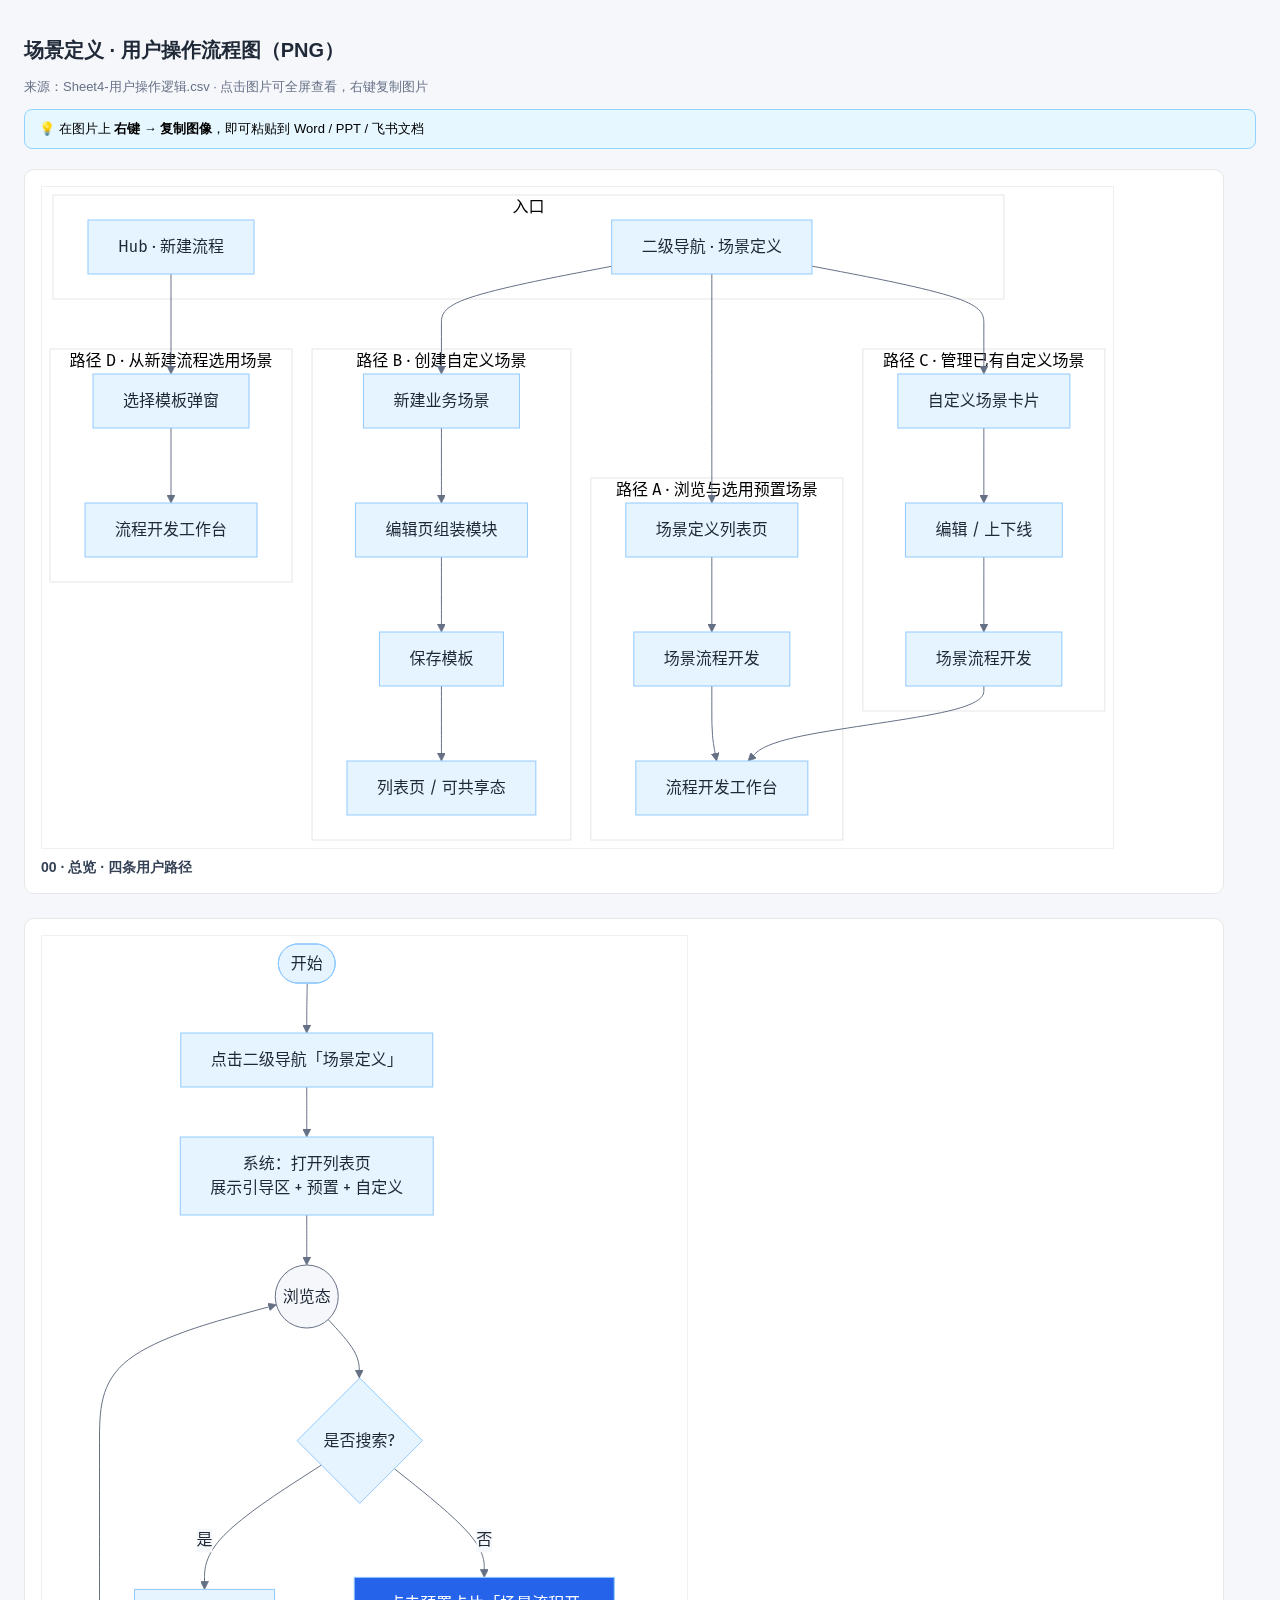
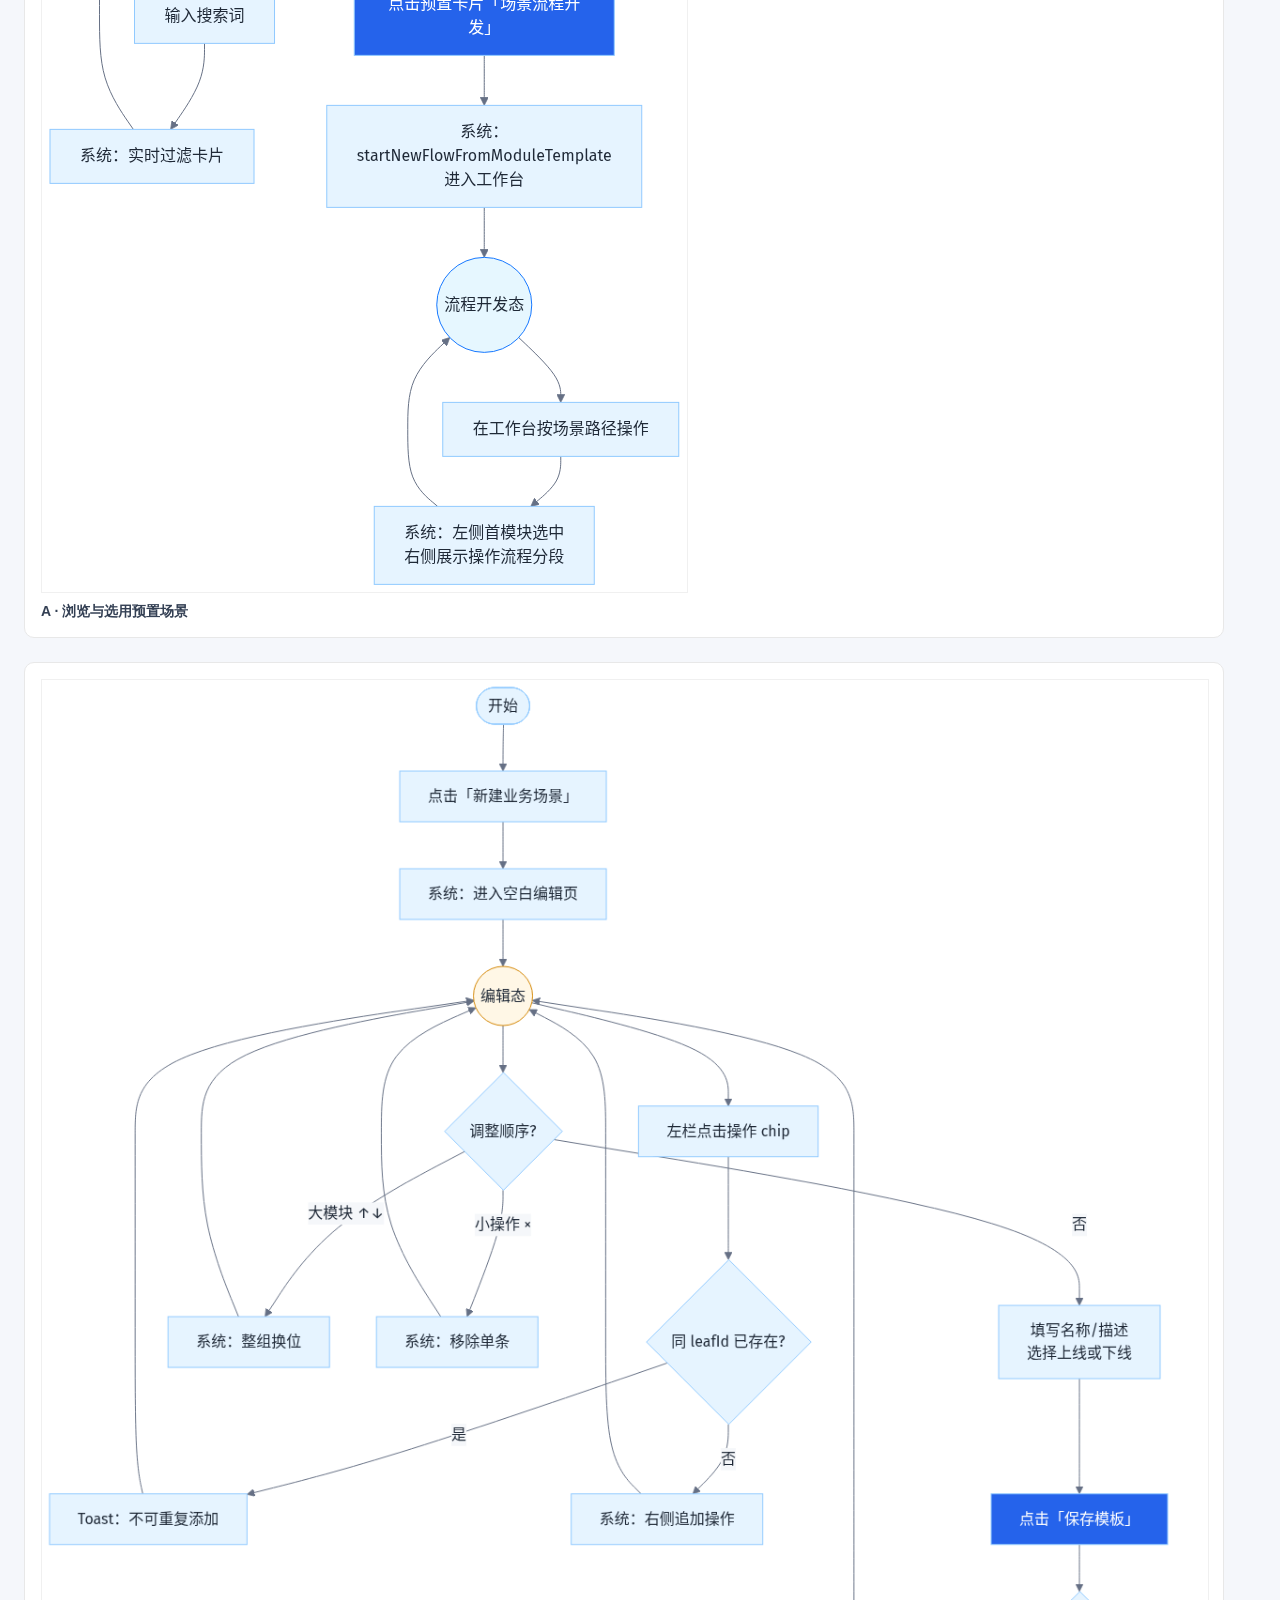
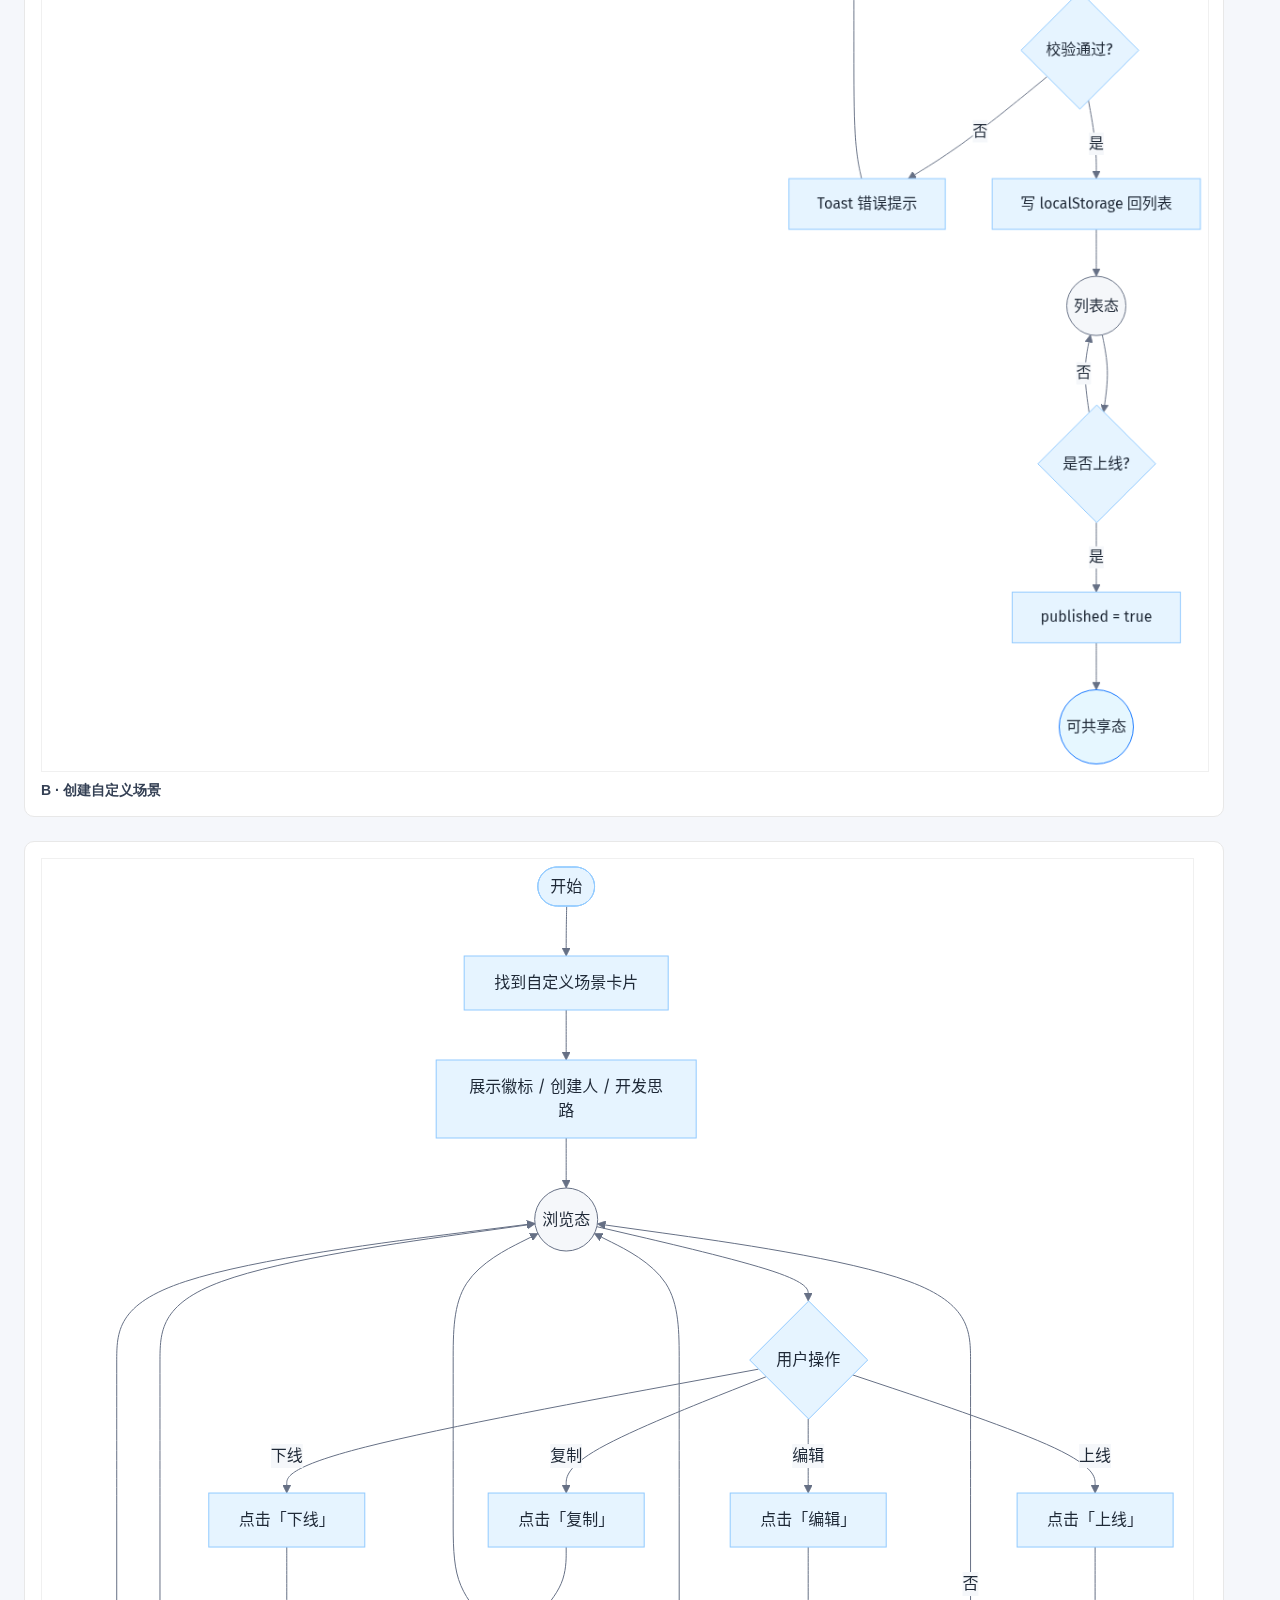
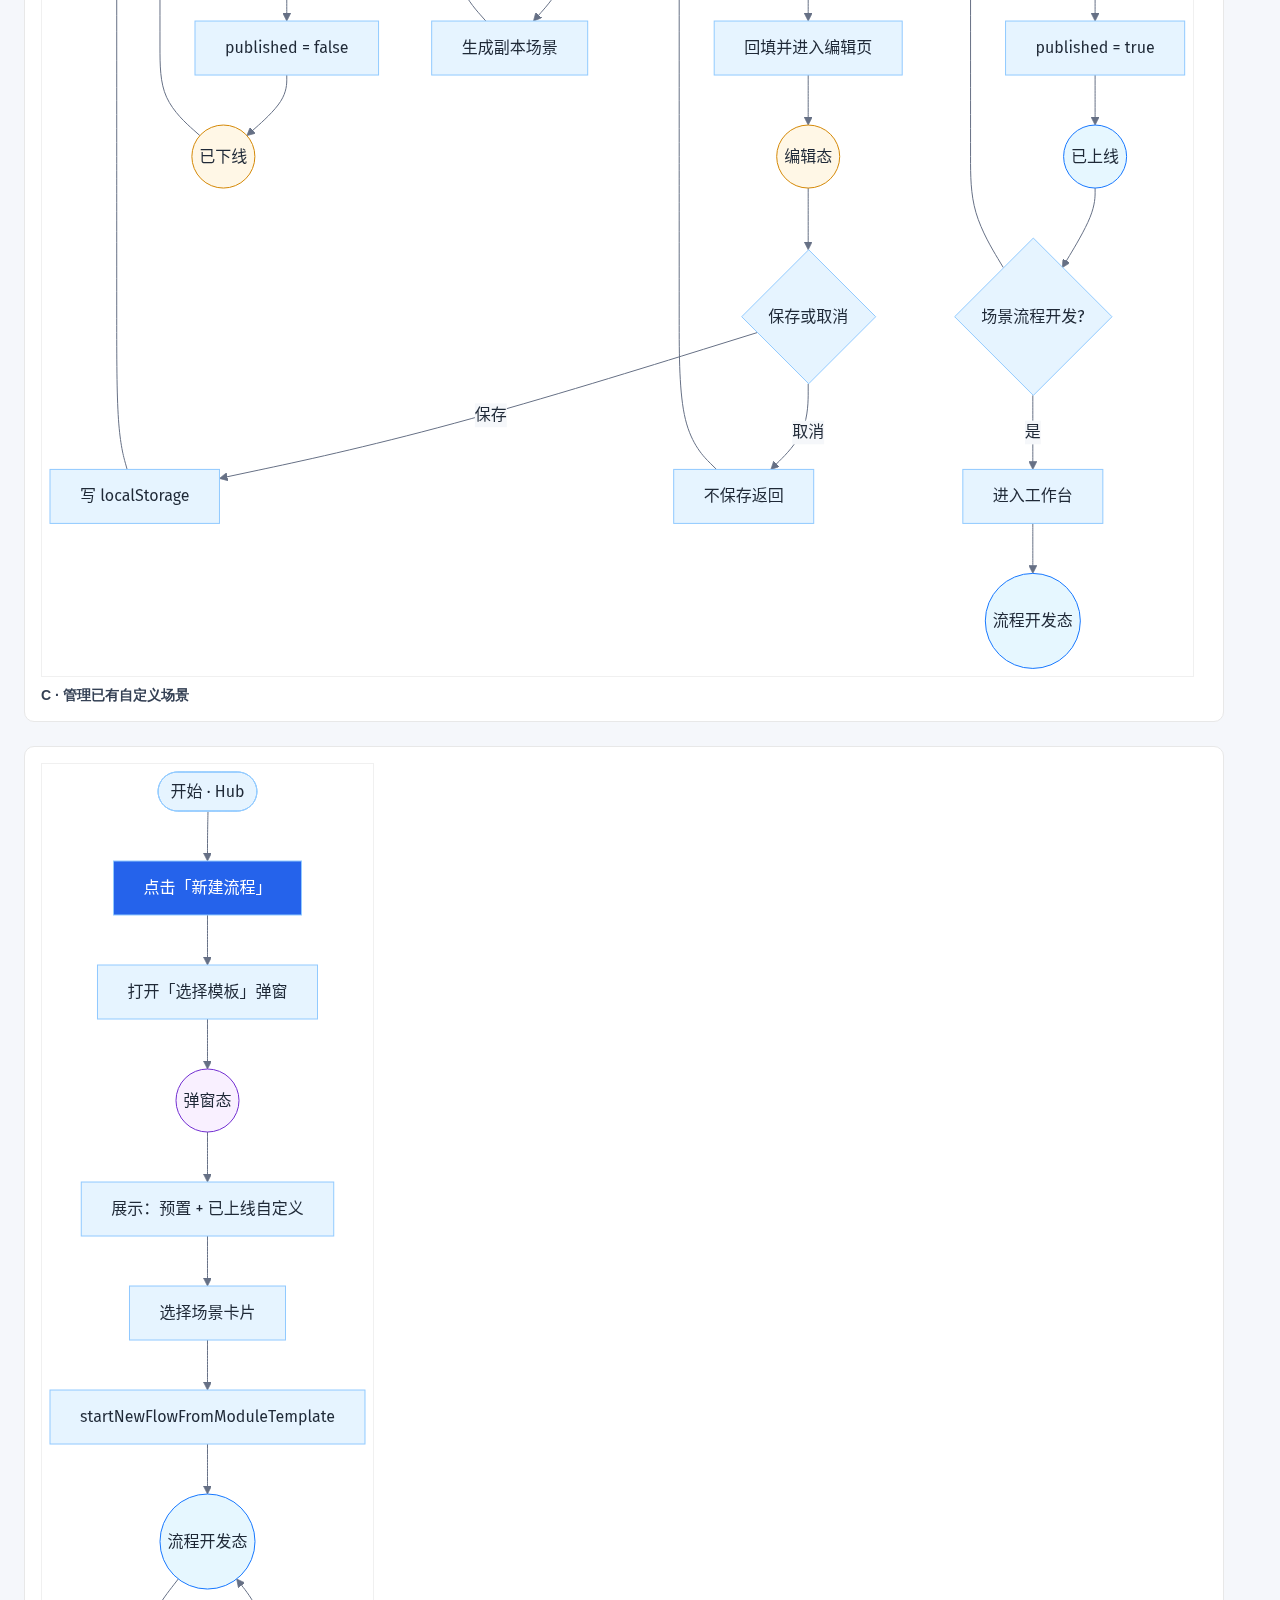
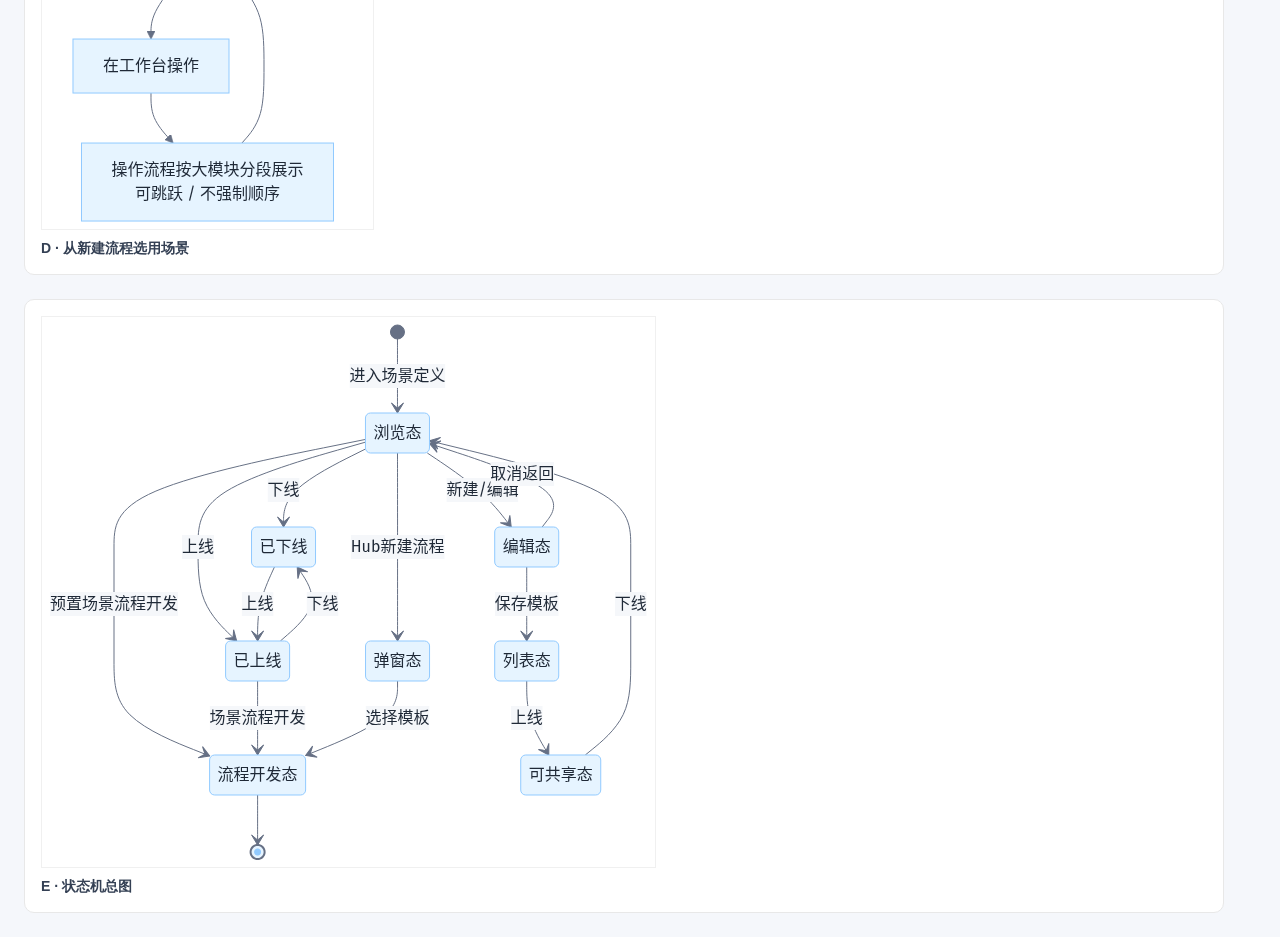
<file: 场景定义-Excel/用户操作流程图-预览.html>
<!DOCTYPE html>
<html lang="zh-CN">
<head>
  <meta charset="UTF-8" />
  <title>场景定义 · 用户操作流程图</title>
  <style>
    body { font-family: "Microsoft YaHei", sans-serif; background: #f5f7fb; margin: 0; padding: 24px; }
    h1 { font-size: 20px; color: #1f2937; }
    p { color: #667085; font-size: 13px; }
    .grid { display: grid; gap: 24px; max-width: 1200px; }
    figure { background: #fff; border: 1px solid #e8e8e8; border-radius: 10px; padding: 16px; margin: 0; }
    figure img { max-width: 100%; height: auto; display: block; cursor: pointer; border: 1px solid #f0f0f0; }
    figcaption { margin-top: 10px; font-size: 14px; font-weight: 600; color: #344054; }
    .tip { background: #e6f7ff; border: 1px solid #91d5ff; padding: 10px 14px; border-radius: 8px; font-size: 13px; margin-bottom: 20px; }
  </style>
</head>
<body>
  <h1>场景定义 · 用户操作流程图（PNG）</h1>
  <p>来源：Sheet4-用户操作逻辑.csv · 点击图片可全屏查看，右键复制图片</p>
  <div class="tip">💡 在图片上 <strong>右键 → 复制图像</strong>，即可粘贴到 Word / PPT / 飞书文档</div>
  <div class="grid">
    <figure><img src="flows/00-overview.png" alt="总览" onclick="window.open(this.src)" /><figcaption>00 · 总览 · 四条用户路径</figcaption></figure>
    <figure><img src="flows/A-preset.png" alt="路径A" onclick="window.open(this.src)" /><figcaption>A · 浏览与选用预置场景</figcaption></figure>
    <figure><img src="flows/B-create.png" alt="路径B" onclick="window.open(this.src)" /><figcaption>B · 创建自定义场景</figcaption></figure>
    <figure><img src="flows/C-manage.png" alt="路径C" onclick="window.open(this.src)" /><figcaption>C · 管理已有自定义场景</figcaption></figure>
    <figure><img src="flows/D-newflow.png" alt="路径D" onclick="window.open(this.src)" /><figcaption>D · 从新建流程选用场景</figcaption></figure>
    <figure><img src="flows/E-states.png" alt="状态机" onclick="window.open(this.src)" /><figcaption>E · 状态机总图</figcaption></figure>
  </div>
</body>
</html>
</file>
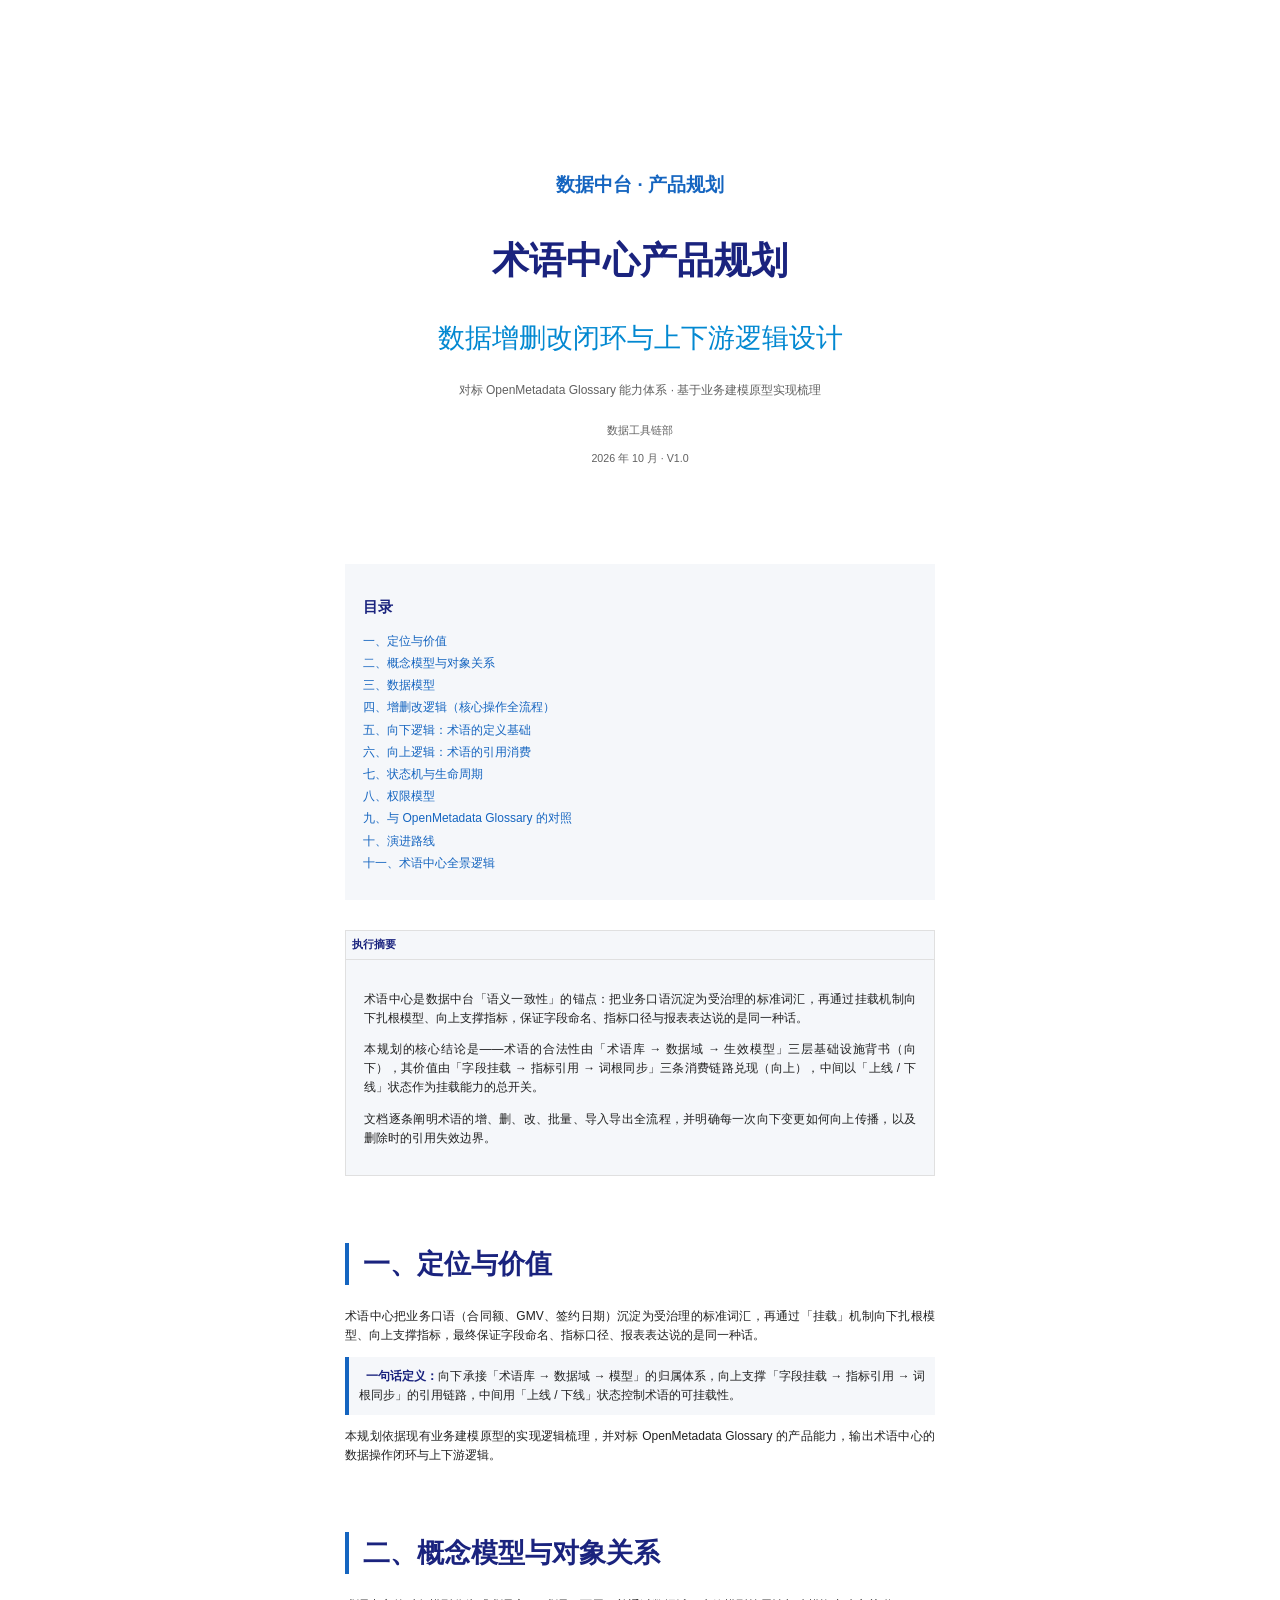
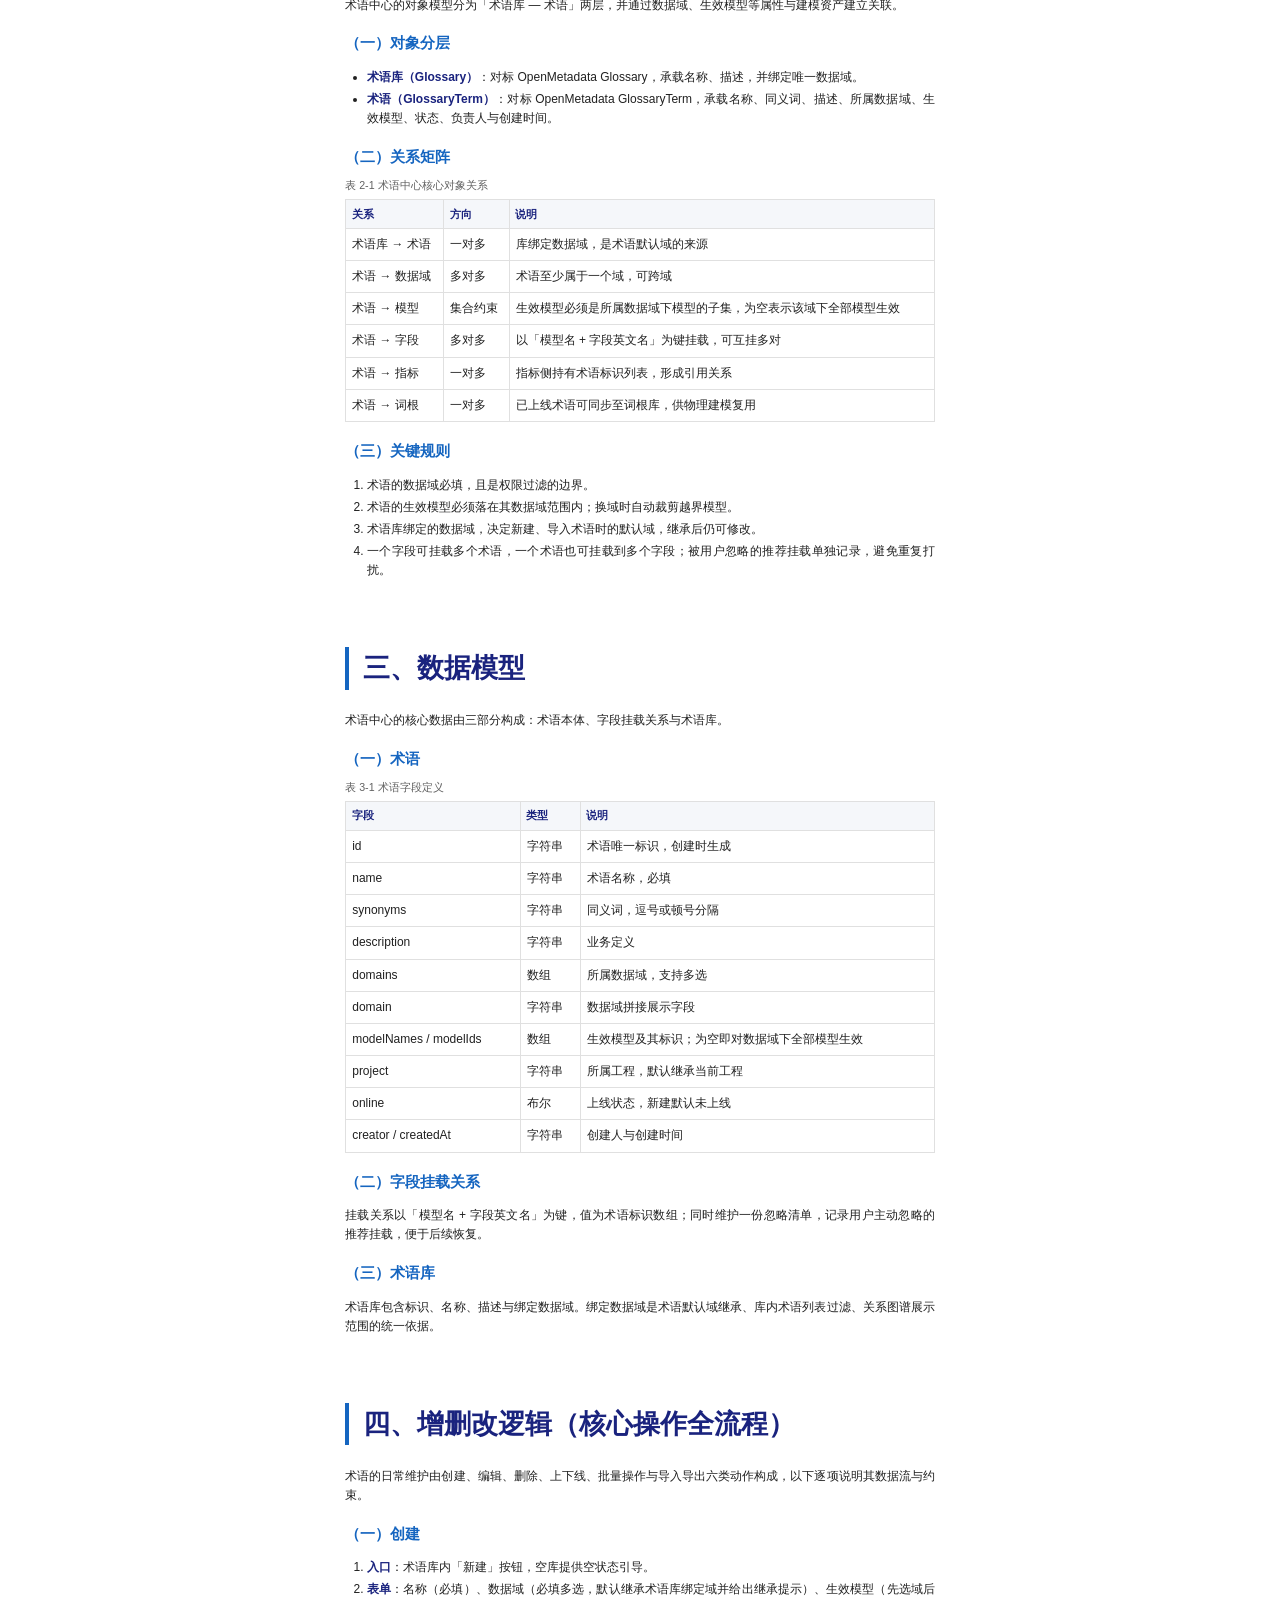
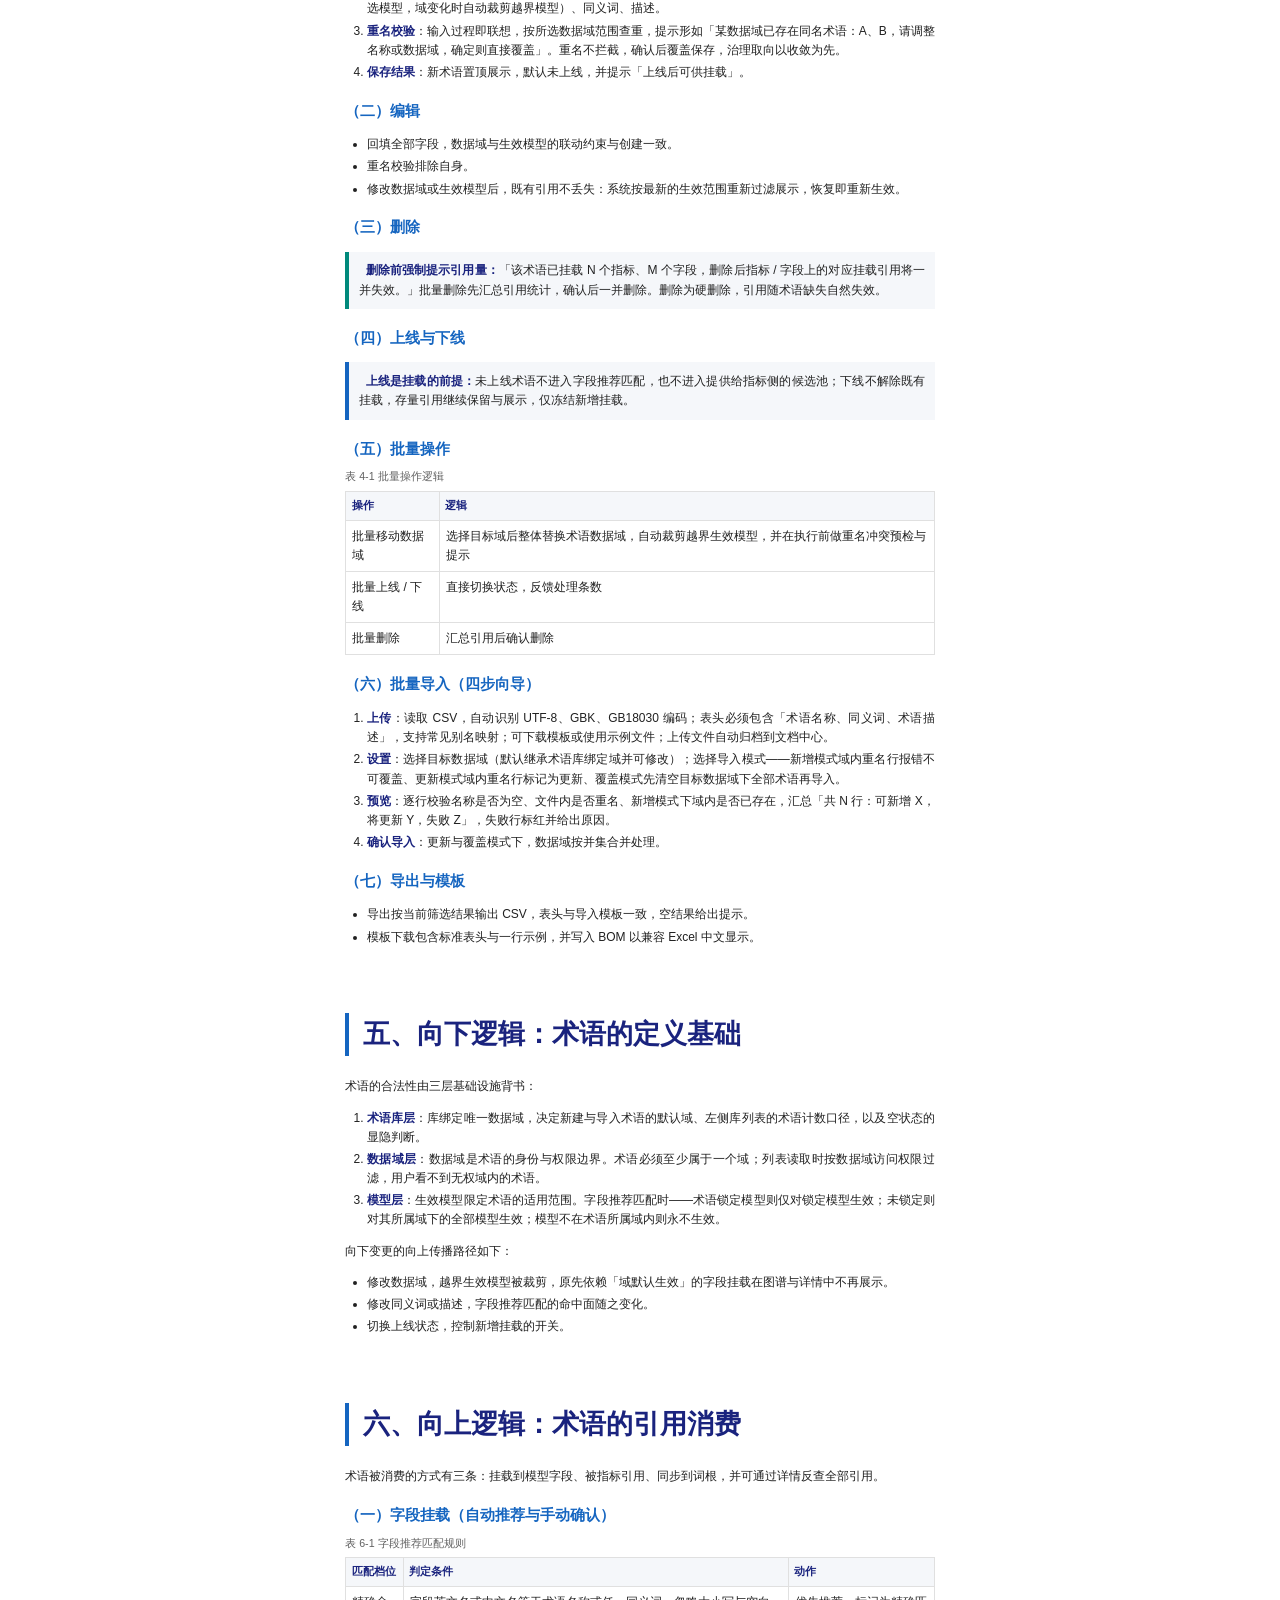
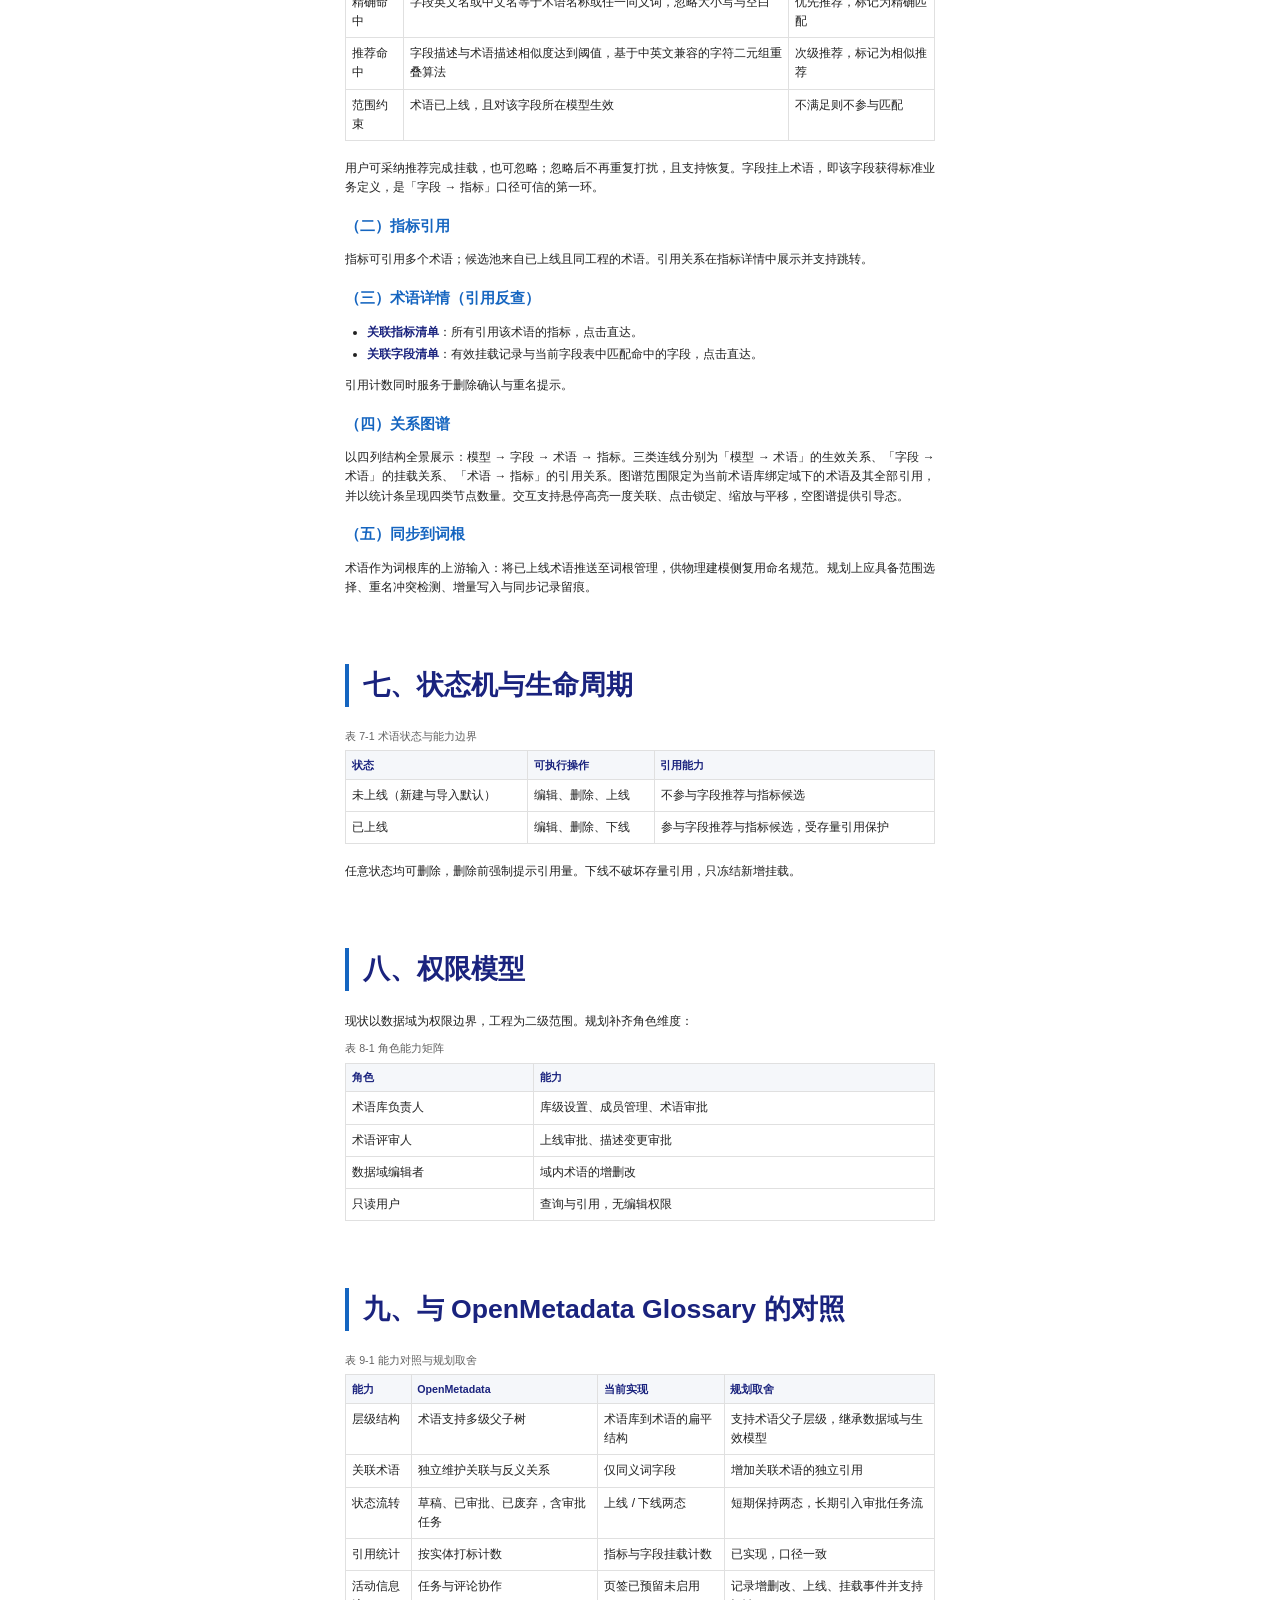
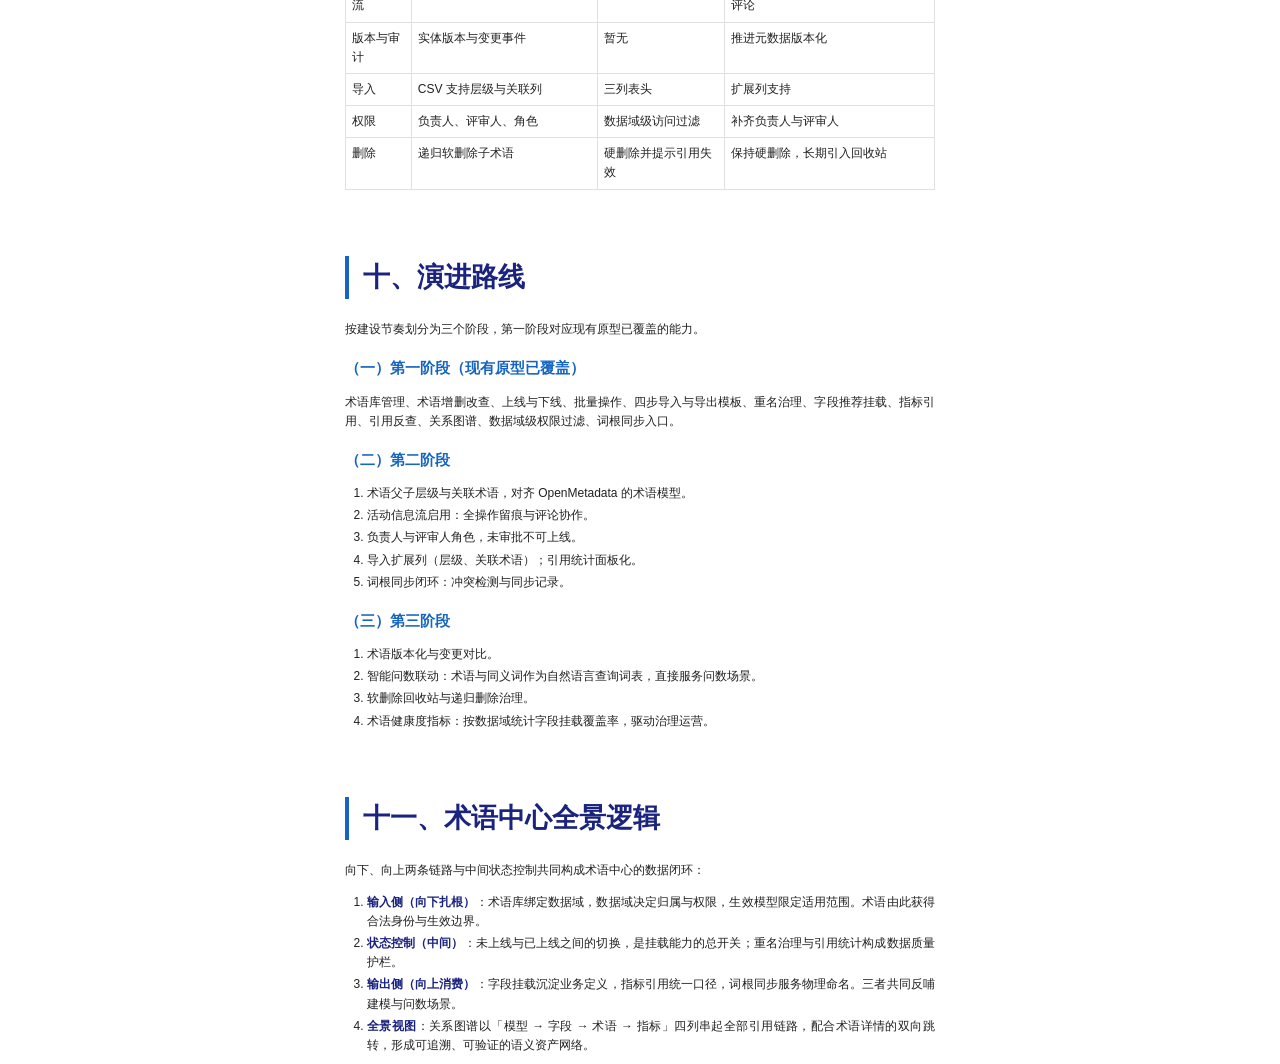
<file: output/7e69be7a-4d72-4e49-a739-48af60663f1a/stage2/formatted-术语中心产品规划.html>
<!DOCTYPE html>
<html lang="zh-CN">
<head>
  <meta charset="UTF-8">
  <meta name="viewport" content="width=device-width, initial-scale=1.0">
  <meta name="docx-page-size" content="A4">
  <title>术语中心产品规划</title>
  <style>
  @page {
    @bottom-center { content: counter(page); }
  }
  @page cover {
    @bottom-center { content: none; }
  }
  section[role="cover"] { page: cover; }

  :root {
    --fs-title: var(--typography-fontSize-title, 28pt);
    --fs-h1: var(--typography-fontSize-h1, 20pt);
    --fs-h2: var(--typography-fontSize-h2, 11pt);
    --fs-h3: var(--typography-fontSize-h3, 10pt);
    --fs-body: var(--typography-fontSize-body, 9pt);
    --fs-small: var(--typography-fontSize-small, 8pt);
    --fs-coverCategory: var(--typography-fontSize-coverCategory, 14pt);
    --ff-heading: var(--typography-fontFamily-heading, "Microsoft YaHei", "PingFang SC", sans-serif);
    --ff-body: var(--typography-fontFamily-body, "Microsoft YaHei", "PingFang SC", sans-serif);
    --lh-body: var(--typography-lineHeight-body, 1.6);
    --fw-bold: var(--typography-fontWeight-heading, 700);
    --color-primary: var(--typography-color-primary, #1565C0);
    --color-secondary: var(--typography-color-secondary, #0288D1);
    --color-accent: var(--typography-color-accent, #00897B);
    --color-text: var(--typography-color-text, #212121);
    --color-heading: var(--typography-color-heading, #1A237E);
    --color-muted: var(--typography-color-muted, #616161);
    --color-border: var(--typography-color-divider, #E0E0E0);
    --color-bg: var(--typography-color-background, #FFFFFF);
    --color-surface: var(--typography-color-surface, #F5F7FA);
    --spacing-para: var(--spacing-paragraph, 0.75em);
    --spacing-section: var(--spacing-sectionGap, 2.5em);
    --spacing-block: var(--spacing-cardPadding, 1.5em);
    --spacing-xs: 0.25em;
    --spacing-sm: 0.5em;
    --spacing-md: 0.8em;
    --spacing-lg: 1.2em;
    --spacing-xl: 1.8em;
    --spacing-cell: 0.5em;
    --spacing-cover-top: 4cm;
    --spacing-cover-bottom: 2.5cm;
    --page-content-width: 15.6cm;
  }

  * { box-sizing: border-box; }
  body {
    font-family: var(--ff-body);
    font-size: var(--fs-body);
    line-height: var(--lh-body);
    color: var(--color-text);
    background: var(--color-bg);
    max-width: var(--page-content-width);
    margin: 0 auto;
  }

  section[role="cover"] {
    padding-top: var(--spacing-cover-top);
    padding-bottom: var(--spacing-cover-bottom);
  }
  .cover-category {
    text-align: center;
    font-family: var(--ff-heading);
    font-size: var(--fs-coverCategory);
    font-weight: var(--fw-bold);
    color: var(--color-primary);
    margin-bottom: var(--spacing-lg);
  }
  .cover-title {
    text-align: center;
    font-family: var(--ff-heading);
    font-size: var(--fs-title);
    font-weight: var(--fw-bold);
    color: var(--color-heading);
    margin-bottom: var(--spacing-sm);
  }
  .cover-subtitle {
    text-align: center;
    font-family: var(--ff-heading);
    font-size: var(--fs-h1);
    color: var(--color-secondary);
    margin-bottom: var(--spacing-md);
  }
  .cover-desc {
    text-align: center;
    font-size: var(--fs-body);
    color: var(--color-muted);
    margin-bottom: var(--spacing-xl);
  }
  .cover-meta {
    text-align: center;
    font-size: var(--fs-small);
    color: var(--color-muted);
  }
  .cover-meta p {
    text-align: center;
    font-size: var(--fs-small);
    color: var(--color-muted);
    margin-bottom: var(--spacing-xs);
  }

  .doc-toc {
    background: var(--color-surface);
    padding: var(--spacing-block);
    margin-bottom: var(--spacing-section);
  }
  .toc-title {
    font-family: var(--ff-heading);
    font-size: var(--fs-h2);
    font-weight: var(--fw-bold);
    color: var(--color-heading);
    margin-bottom: var(--spacing-md);
  }
  .toc-list, .toc-list li { list-style: none; list-style-type: none; }
  .toc-list { padding-left: 0; }
  .toc-list li {
    margin-bottom: var(--spacing-xs);
    font-size: var(--fs-body);
    color: var(--color-text);
  }
  .toc-list a { color: var(--color-primary); text-decoration: none; }

  h2 {
    font-family: var(--ff-heading);
    font-size: var(--fs-h1);
    font-weight: var(--fw-bold);
    color: var(--color-heading);
    margin-top: var(--spacing-section);
    margin-bottom: var(--spacing-md);
    border-left: 4px solid var(--color-primary);
    padding-left: var(--spacing-sm);
  }
  h3 {
    font-family: var(--ff-heading);
    font-size: var(--fs-h2);
    font-weight: var(--fw-bold);
    color: var(--color-primary);
    margin-top: var(--spacing-lg);
    margin-bottom: var(--spacing-sm);
  }
  h4 {
    font-family: var(--ff-heading);
    font-size: var(--fs-h3);
    font-weight: var(--fw-bold);
    color: var(--color-text);
    margin-top: var(--spacing-md);
    margin-bottom: var(--spacing-xs);
  }
  p { margin-bottom: var(--spacing-para); text-align: justify; }
  ul, ol { margin-bottom: var(--spacing-para); padding-left: var(--spacing-xl); }
  li { margin-bottom: var(--spacing-xs); text-align: justify; }

  table { width: 100%; border-collapse: collapse; margin-bottom: var(--spacing-block); }
  caption {
    caption-side: top;
    text-align: left;
    font-size: var(--fs-small);
    color: var(--color-muted);
    padding-bottom: var(--spacing-sm);
  }
  th, td {
    border: 1px solid var(--color-border);
    padding: var(--spacing-cell);
    font-size: var(--fs-body);
    text-align: left;
    vertical-align: top;
    color: var(--color-text);
  }
  thead th {
    background: var(--color-surface);
    font-family: var(--ff-heading);
    font-weight: var(--fw-bold);
    color: var(--color-heading);
    font-size: var(--fs-small);
  }

  .executive-summary { margin-bottom: var(--spacing-section); }
  .executive-summary td {
    background: var(--color-surface);
    border: 1px solid var(--color-border);
    padding: var(--spacing-block);
  }
  .executive-summary .summary-title {
    font-family: var(--ff-heading);
    font-size: var(--fs-h2);
    font-weight: var(--fw-bold);
    color: var(--color-primary);
    margin-bottom: var(--spacing-sm);
  }

  .note {
    border-left: 4px solid var(--color-primary);
    background: var(--color-surface);
    padding: var(--spacing-md);
  }
  .warn {
    border-left: 4px solid var(--color-accent);
    background: var(--color-surface);
    padding: var(--spacing-md);
  }
  .strong { font-weight: var(--fw-bold); color: var(--color-heading); }
  </style>
</head>
<body>
  <section role="cover">
    <p class="cover-category">数据中台 · 产品规划</p>
    <h1 class="cover-title">术语中心产品规划</h1>
    <p class="cover-subtitle">数据增删改闭环与上下游逻辑设计</p>
    <p class="cover-desc">对标 OpenMetadata Glossary 能力体系 · 基于业务建模原型实现梳理</p>
    <div class="cover-meta">
      <p>数据工具链部</p>
      <p>2026 年 10 月 · V1.0</p>
    </div>
  </section>

  <section role="body" data-page-restart="1">
    <nav class="doc-toc" aria-label="文档目录">
      <p class="toc-title">目录</p>
      <ol class="toc-list">
        <li><a href="#section-1">一、定位与价值</a></li>
        <li><a href="#section-2">二、概念模型与对象关系</a></li>
        <li><a href="#section-3">三、数据模型</a></li>
        <li><a href="#section-4">四、增删改逻辑（核心操作全流程）</a></li>
        <li><a href="#section-5">五、向下逻辑：术语的定义基础</a></li>
        <li><a href="#section-6">六、向上逻辑：术语的引用消费</a></li>
        <li><a href="#section-7">七、状态机与生命周期</a></li>
        <li><a href="#section-8">八、权限模型</a></li>
        <li><a href="#section-9">九、与 OpenMetadata Glossary 的对照</a></li>
        <li><a href="#section-10">十、演进路线</a></li>
        <li><a href="#section-11">十一、术语中心全景逻辑</a></li>
      </ol>
    </nav>

    <table class="executive-summary">
      <thead>
        <tr><th>执行摘要</th></tr>
      </thead>
      <tbody>
        <tr>
          <td>
            <p>术语中心是数据中台「语义一致性」的锚点：把业务口语沉淀为受治理的标准词汇，再通过挂载机制向下扎根模型、向上支撑指标，保证字段命名、指标口径与报表表达说的是同一种话。</p>
            <p>本规划的核心结论是——术语的合法性由「术语库 → 数据域 → 生效模型」三层基础设施背书（向下），其价值由「字段挂载 → 指标引用 → 词根同步」三条消费链路兑现（向上），中间以「上线 / 下线」状态作为挂载能力的总开关。</p>
            <p>文档逐条阐明术语的增、删、改、批量、导入导出全流程，并明确每一次向下变更如何向上传播，以及删除时的引用失效边界。</p>
          </td>
        </tr>
      </tbody>
    </table>

    <h2 id="section-1">一、定位与价值</h2>
    <p>术语中心把业务口语（合同额、GMV、签约日期）沉淀为受治理的标准词汇，再通过「挂载」机制向下扎根模型、向上支撑指标，最终保证字段命名、指标口径、报表表达说的是同一种话。</p>
    <p class="note">&nbsp;&nbsp;<span class="strong">一句话定义：</span>向下承接「术语库 → 数据域 → 模型」的归属体系，向上支撑「字段挂载 → 指标引用 → 词根同步」的引用链路，中间用「上线 / 下线」状态控制术语的可挂载性。</p>
    <p>本规划依据现有业务建模原型的实现逻辑梳理，并对标 OpenMetadata Glossary 的产品能力，输出术语中心的数据操作闭环与上下游逻辑。</p>

    <h2 id="section-2">二、概念模型与对象关系</h2>
    <p>术语中心的对象模型分为「术语库 — 术语」两层，并通过数据域、生效模型等属性与建模资产建立关联。</p>

    <h3>（一）对象分层</h3>
    <ul>
      <li><span class="strong">术语库（Glossary）</span>：对标 OpenMetadata Glossary，承载名称、描述，并绑定唯一数据域。</li>
      <li><span class="strong">术语（GlossaryTerm）</span>：对标 OpenMetadata GlossaryTerm，承载名称、同义词、描述、所属数据域、生效模型、状态、负责人与创建时间。</li>
    </ul>

    <h3>（二）关系矩阵</h3>
    <table>
      <caption>表 2-1 术语中心核心对象关系</caption>
      <thead>
        <tr><th>关系</th><th>方向</th><th>说明</th></tr>
      </thead>
      <tbody>
        <tr><td>术语库 → 术语</td><td>一对多</td><td>库绑定数据域，是术语默认域的来源</td></tr>
        <tr><td>术语 → 数据域</td><td>多对多</td><td>术语至少属于一个域，可跨域</td></tr>
        <tr><td>术语 → 模型</td><td>集合约束</td><td>生效模型必须是所属数据域下模型的子集，为空表示该域下全部模型生效</td></tr>
        <tr><td>术语 → 字段</td><td>多对多</td><td>以「模型名 + 字段英文名」为键挂载，可互挂多对</td></tr>
        <tr><td>术语 → 指标</td><td>一对多</td><td>指标侧持有术语标识列表，形成引用关系</td></tr>
        <tr><td>术语 → 词根</td><td>一对多</td><td>已上线术语可同步至词根库，供物理建模复用</td></tr>
      </tbody>
    </table>

    <h3>（三）关键规则</h3>
    <ol>
      <li>术语的数据域必填，且是权限过滤的边界。</li>
      <li>术语的生效模型必须落在其数据域范围内；换域时自动裁剪越界模型。</li>
      <li>术语库绑定的数据域，决定新建、导入术语时的默认域，继承后仍可修改。</li>
      <li>一个字段可挂载多个术语，一个术语也可挂载到多个字段；被用户忽略的推荐挂载单独记录，避免重复打扰。</li>
    </ol>

    <h2 id="section-3">三、数据模型</h2>
    <p>术语中心的核心数据由三部分构成：术语本体、字段挂载关系与术语库。</p>

    <h3>（一）术语</h3>
    <table>
      <caption>表 3-1 术语字段定义</caption>
      <thead>
        <tr><th>字段</th><th>类型</th><th>说明</th></tr>
      </thead>
      <tbody>
        <tr><td>id</td><td>字符串</td><td>术语唯一标识，创建时生成</td></tr>
        <tr><td>name</td><td>字符串</td><td>术语名称，必填</td></tr>
        <tr><td>synonyms</td><td>字符串</td><td>同义词，逗号或顿号分隔</td></tr>
        <tr><td>description</td><td>字符串</td><td>业务定义</td></tr>
        <tr><td>domains</td><td>数组</td><td>所属数据域，支持多选</td></tr>
        <tr><td>domain</td><td>字符串</td><td>数据域拼接展示字段</td></tr>
        <tr><td>modelNames / modelIds</td><td>数组</td><td>生效模型及其标识；为空即对数据域下全部模型生效</td></tr>
        <tr><td>project</td><td>字符串</td><td>所属工程，默认继承当前工程</td></tr>
        <tr><td>online</td><td>布尔</td><td>上线状态，新建默认未上线</td></tr>
        <tr><td>creator / createdAt</td><td>字符串</td><td>创建人与创建时间</td></tr>
      </tbody>
    </table>

    <h3>（二）字段挂载关系</h3>
    <p>挂载关系以「模型名 + 字段英文名」为键，值为术语标识数组；同时维护一份忽略清单，记录用户主动忽略的推荐挂载，便于后续恢复。</p>

    <h3>（三）术语库</h3>
    <p>术语库包含标识、名称、描述与绑定数据域。绑定数据域是术语默认域继承、库内术语列表过滤、关系图谱展示范围的统一依据。</p>

    <h2 id="section-4">四、增删改逻辑（核心操作全流程）</h2>
    <p>术语的日常维护由创建、编辑、删除、上下线、批量操作与导入导出六类动作构成，以下逐项说明其数据流与约束。</p>

    <h3>（一）创建</h3>
    <ol>
      <li><span class="strong">入口</span>：术语库内「新建」按钮，空库提供空状态引导。</li>
      <li><span class="strong">表单</span>：名称（必填）、数据域（必填多选，默认继承术语库绑定域并给出继承提示）、生效模型（先选域后选模型，域变化时自动裁剪越界模型）、同义词、描述。</li>
      <li><span class="strong">重名校验</span>：输入过程即联想，按所选数据域范围查重，提示形如「某数据域已存在同名术语：A、B，请调整名称或数据域，确定则直接覆盖」。重名不拦截，确认后覆盖保存，治理取向以收敛为先。</li>
      <li><span class="strong">保存结果</span>：新术语置顶展示，默认未上线，并提示「上线后可供挂载」。</li>
    </ol>

    <h3>（二）编辑</h3>
    <ul>
      <li>回填全部字段，数据域与生效模型的联动约束与创建一致。</li>
      <li>重名校验排除自身。</li>
      <li>修改数据域或生效模型后，既有引用不丢失：系统按最新的生效范围重新过滤展示，恢复即重新生效。</li>
    </ul>

    <h3>（三）删除</h3>
    <p class="warn">&nbsp;&nbsp;<span class="strong">删除前强制提示引用量：</span>「该术语已挂载 N 个指标、M 个字段，删除后指标 / 字段上的对应挂载引用将一并失效。」批量删除先汇总引用统计，确认后一并删除。删除为硬删除，引用随术语缺失自然失效。</p>

    <h3>（四）上线与下线</h3>
    <p class="note">&nbsp;&nbsp;<span class="strong">上线是挂载的前提：</span>未上线术语不进入字段推荐匹配，也不进入提供给指标侧的候选池；下线不解除既有挂载，存量引用继续保留与展示，仅冻结新增挂载。</p>

    <h3>（五）批量操作</h3>
    <table>
      <caption>表 4-1 批量操作逻辑</caption>
      <thead>
        <tr><th>操作</th><th>逻辑</th></tr>
      </thead>
      <tbody>
        <tr><td>批量移动数据域</td><td>选择目标域后整体替换术语数据域，自动裁剪越界生效模型，并在执行前做重名冲突预检与提示</td></tr>
        <tr><td>批量上线 / 下线</td><td>直接切换状态，反馈处理条数</td></tr>
        <tr><td>批量删除</td><td>汇总引用后确认删除</td></tr>
      </tbody>
    </table>

    <h3>（六）批量导入（四步向导）</h3>
    <ol>
      <li><span class="strong">上传</span>：读取 CSV，自动识别 UTF-8、GBK、GB18030 编码；表头必须包含「术语名称、同义词、术语描述」，支持常见别名映射；可下载模板或使用示例文件；上传文件自动归档到文档中心。</li>
      <li><span class="strong">设置</span>：选择目标数据域（默认继承术语库绑定域并可修改）；选择导入模式——新增模式域内重名行报错不可覆盖、更新模式域内重名行标记为更新、覆盖模式先清空目标数据域下全部术语再导入。</li>
      <li><span class="strong">预览</span>：逐行校验名称是否为空、文件内是否重名、新增模式下域内是否已存在，汇总「共 N 行：可新增 X，将更新 Y，失败 Z」，失败行标红并给出原因。</li>
      <li><span class="strong">确认导入</span>：更新与覆盖模式下，数据域按并集合并处理。</li>
    </ol>

    <h3>（七）导出与模板</h3>
    <ul>
      <li>导出按当前筛选结果输出 CSV，表头与导入模板一致，空结果给出提示。</li>
      <li>模板下载包含标准表头与一行示例，并写入 BOM 以兼容 Excel 中文显示。</li>
    </ul>

    <h2 id="section-5">五、向下逻辑：术语的定义基础</h2>
    <p>术语的合法性由三层基础设施背书：</p>
    <ol>
      <li><span class="strong">术语库层</span>：库绑定唯一数据域，决定新建与导入术语的默认域、左侧库列表的术语计数口径，以及空状态的显隐判断。</li>
      <li><span class="strong">数据域层</span>：数据域是术语的身份与权限边界。术语必须至少属于一个域；列表读取时按数据域访问权限过滤，用户看不到无权域内的术语。</li>
      <li><span class="strong">模型层</span>：生效模型限定术语的适用范围。字段推荐匹配时——术语锁定模型则仅对锁定模型生效；未锁定则对其所属域下的全部模型生效；模型不在术语所属域内则永不生效。</li>
    </ol>
    <p>向下变更的向上传播路径如下：</p>
    <ul>
      <li>修改数据域，越界生效模型被裁剪，原先依赖「域默认生效」的字段挂载在图谱与详情中不再展示。</li>
      <li>修改同义词或描述，字段推荐匹配的命中面随之变化。</li>
      <li>切换上线状态，控制新增挂载的开关。</li>
    </ul>

    <h2 id="section-6">六、向上逻辑：术语的引用消费</h2>
    <p>术语被消费的方式有三条：挂载到模型字段、被指标引用、同步到词根，并可通过详情反查全部引用。</p>

    <h3>（一）字段挂载（自动推荐与手动确认）</h3>
    <table>
      <caption>表 6-1 字段推荐匹配规则</caption>
      <thead>
        <tr><th>匹配档位</th><th>判定条件</th><th>动作</th></tr>
      </thead>
      <tbody>
        <tr><td>精确命中</td><td>字段英文名或中文名等于术语名称或任一同义词，忽略大小写与空白</td><td>优先推荐，标记为精确匹配</td></tr>
        <tr><td>推荐命中</td><td>字段描述与术语描述相似度达到阈值，基于中英文兼容的字符二元组重叠算法</td><td>次级推荐，标记为相似推荐</td></tr>
        <tr><td>范围约束</td><td>术语已上线，且对该字段所在模型生效</td><td>不满足则不参与匹配</td></tr>
      </tbody>
    </table>
    <p>用户可采纳推荐完成挂载，也可忽略；忽略后不再重复打扰，且支持恢复。字段挂上术语，即该字段获得标准业务定义，是「字段 → 指标」口径可信的第一环。</p>

    <h3>（二）指标引用</h3>
    <p>指标可引用多个术语；候选池来自已上线且同工程的术语。引用关系在指标详情中展示并支持跳转。</p>

    <h3>（三）术语详情（引用反查）</h3>
    <ul>
      <li><span class="strong">关联指标清单</span>：所有引用该术语的指标，点击直达。</li>
      <li><span class="strong">关联字段清单</span>：有效挂载记录与当前字段表中匹配命中的字段，点击直达。</li>
    </ul>
    <p>引用计数同时服务于删除确认与重名提示。</p>

    <h3>（四）关系图谱</h3>
    <p>以四列结构全景展示：模型 → 字段 → 术语 → 指标。三类连线分别为「模型 → 术语」的生效关系、「字段 → 术语」的挂载关系、「术语 → 指标」的引用关系。图谱范围限定为当前术语库绑定域下的术语及其全部引用，并以统计条呈现四类节点数量。交互支持悬停高亮一度关联、点击锁定、缩放与平移，空图谱提供引导态。</p>

    <h3>（五）同步到词根</h3>
    <p>术语作为词根库的上游输入：将已上线术语推送至词根管理，供物理建模侧复用命名规范。规划上应具备范围选择、重名冲突检测、增量写入与同步记录留痕。</p>

    <h2 id="section-7">七、状态机与生命周期</h2>
    <table>
      <caption>表 7-1 术语状态与能力边界</caption>
      <thead>
        <tr><th>状态</th><th>可执行操作</th><th>引用能力</th></tr>
      </thead>
      <tbody>
        <tr><td>未上线（新建与导入默认）</td><td>编辑、删除、上线</td><td>不参与字段推荐与指标候选</td></tr>
        <tr><td>已上线</td><td>编辑、删除、下线</td><td>参与字段推荐与指标候选，受存量引用保护</td></tr>
      </tbody>
    </table>
    <p>任意状态均可删除，删除前强制提示引用量。下线不破坏存量引用，只冻结新增挂载。</p>

    <h2 id="section-8">八、权限模型</h2>
    <p>现状以数据域为权限边界，工程为二级范围。规划补齐角色维度：</p>
    <table>
      <caption>表 8-1 角色能力矩阵</caption>
      <thead>
        <tr><th>角色</th><th>能力</th></tr>
      </thead>
      <tbody>
        <tr><td>术语库负责人</td><td>库级设置、成员管理、术语审批</td></tr>
        <tr><td>术语评审人</td><td>上线审批、描述变更审批</td></tr>
        <tr><td>数据域编辑者</td><td>域内术语的增删改</td></tr>
        <tr><td>只读用户</td><td>查询与引用，无编辑权限</td></tr>
      </tbody>
    </table>

    <h2 id="section-9">九、与 OpenMetadata Glossary 的对照</h2>
    <table>
      <caption>表 9-1 能力对照与规划取舍</caption>
      <thead>
        <tr><th>能力</th><th>OpenMetadata</th><th>当前实现</th><th>规划取舍</th></tr>
      </thead>
      <tbody>
        <tr><td>层级结构</td><td>术语支持多级父子树</td><td>术语库到术语的扁平结构</td><td>支持术语父子层级，继承数据域与生效模型</td></tr>
        <tr><td>关联术语</td><td>独立维护关联与反义关系</td><td>仅同义词字段</td><td>增加关联术语的独立引用</td></tr>
        <tr><td>状态流转</td><td>草稿、已审批、已废弃，含审批任务</td><td>上线 / 下线两态</td><td>短期保持两态，长期引入审批任务流</td></tr>
        <tr><td>引用统计</td><td>按实体打标计数</td><td>指标与字段挂载计数</td><td>已实现，口径一致</td></tr>
        <tr><td>活动信息流</td><td>任务与评论协作</td><td>页签已预留未启用</td><td>记录增删改、上线、挂载事件并支持评论</td></tr>
        <tr><td>版本与审计</td><td>实体版本与变更事件</td><td>暂无</td><td>推进元数据版本化</td></tr>
        <tr><td>导入</td><td>CSV 支持层级与关联列</td><td>三列表头</td><td>扩展列支持</td></tr>
        <tr><td>权限</td><td>负责人、评审人、角色</td><td>数据域级访问过滤</td><td>补齐负责人与评审人</td></tr>
        <tr><td>删除</td><td>递归软删除子术语</td><td>硬删除并提示引用失效</td><td>保持硬删除，长期引入回收站</td></tr>
      </tbody>
    </table>

    <h2 id="section-10">十、演进路线</h2>
    <p>按建设节奏划分为三个阶段，第一阶段对应现有原型已覆盖的能力。</p>

    <h3>（一）第一阶段（现有原型已覆盖）</h3>
    <p>术语库管理、术语增删改查、上线与下线、批量操作、四步导入与导出模板、重名治理、字段推荐挂载、指标引用、引用反查、关系图谱、数据域级权限过滤、词根同步入口。</p>

    <h3>（二）第二阶段</h3>
    <ol>
      <li>术语父子层级与关联术语，对齐 OpenMetadata 的术语模型。</li>
      <li>活动信息流启用：全操作留痕与评论协作。</li>
      <li>负责人与评审人角色，未审批不可上线。</li>
      <li>导入扩展列（层级、关联术语）；引用统计面板化。</li>
      <li>词根同步闭环：冲突检测与同步记录。</li>
    </ol>

    <h3>（三）第三阶段</h3>
    <ol>
      <li>术语版本化与变更对比。</li>
      <li>智能问数联动：术语与同义词作为自然语言查询词表，直接服务问数场景。</li>
      <li>软删除回收站与递归删除治理。</li>
      <li>术语健康度指标：按数据域统计字段挂载覆盖率，驱动治理运营。</li>
    </ol>

    <h2 id="section-11">十一、术语中心全景逻辑</h2>
    <p>向下、向上两条链路与中间状态控制共同构成术语中心的数据闭环：</p>
    <ol>
      <li><span class="strong">输入侧（向下扎根）</span>：术语库绑定数据域，数据域决定归属与权限，生效模型限定适用范围。术语由此获得合法身份与生效边界。</li>
      <li><span class="strong">状态控制（中间）</span>：未上线与已上线之间的切换，是挂载能力的总开关；重名治理与引用统计构成数据质量护栏。</li>
      <li><span class="strong">输出侧（向上消费）</span>：字段挂载沉淀业务定义，指标引用统一口径，词根同步服务物理命名。三者共同反哺建模与问数场景。</li>
      <li><span class="strong">全景视图</span>：关系图谱以「模型 → 字段 → 术语 → 指标」四列串起全部引用链路，配合术语详情的双向跳转，形成可追溯、可验证的语义资产网络。</li>
    </ol>
  </section>
</body>
</html>
</file>
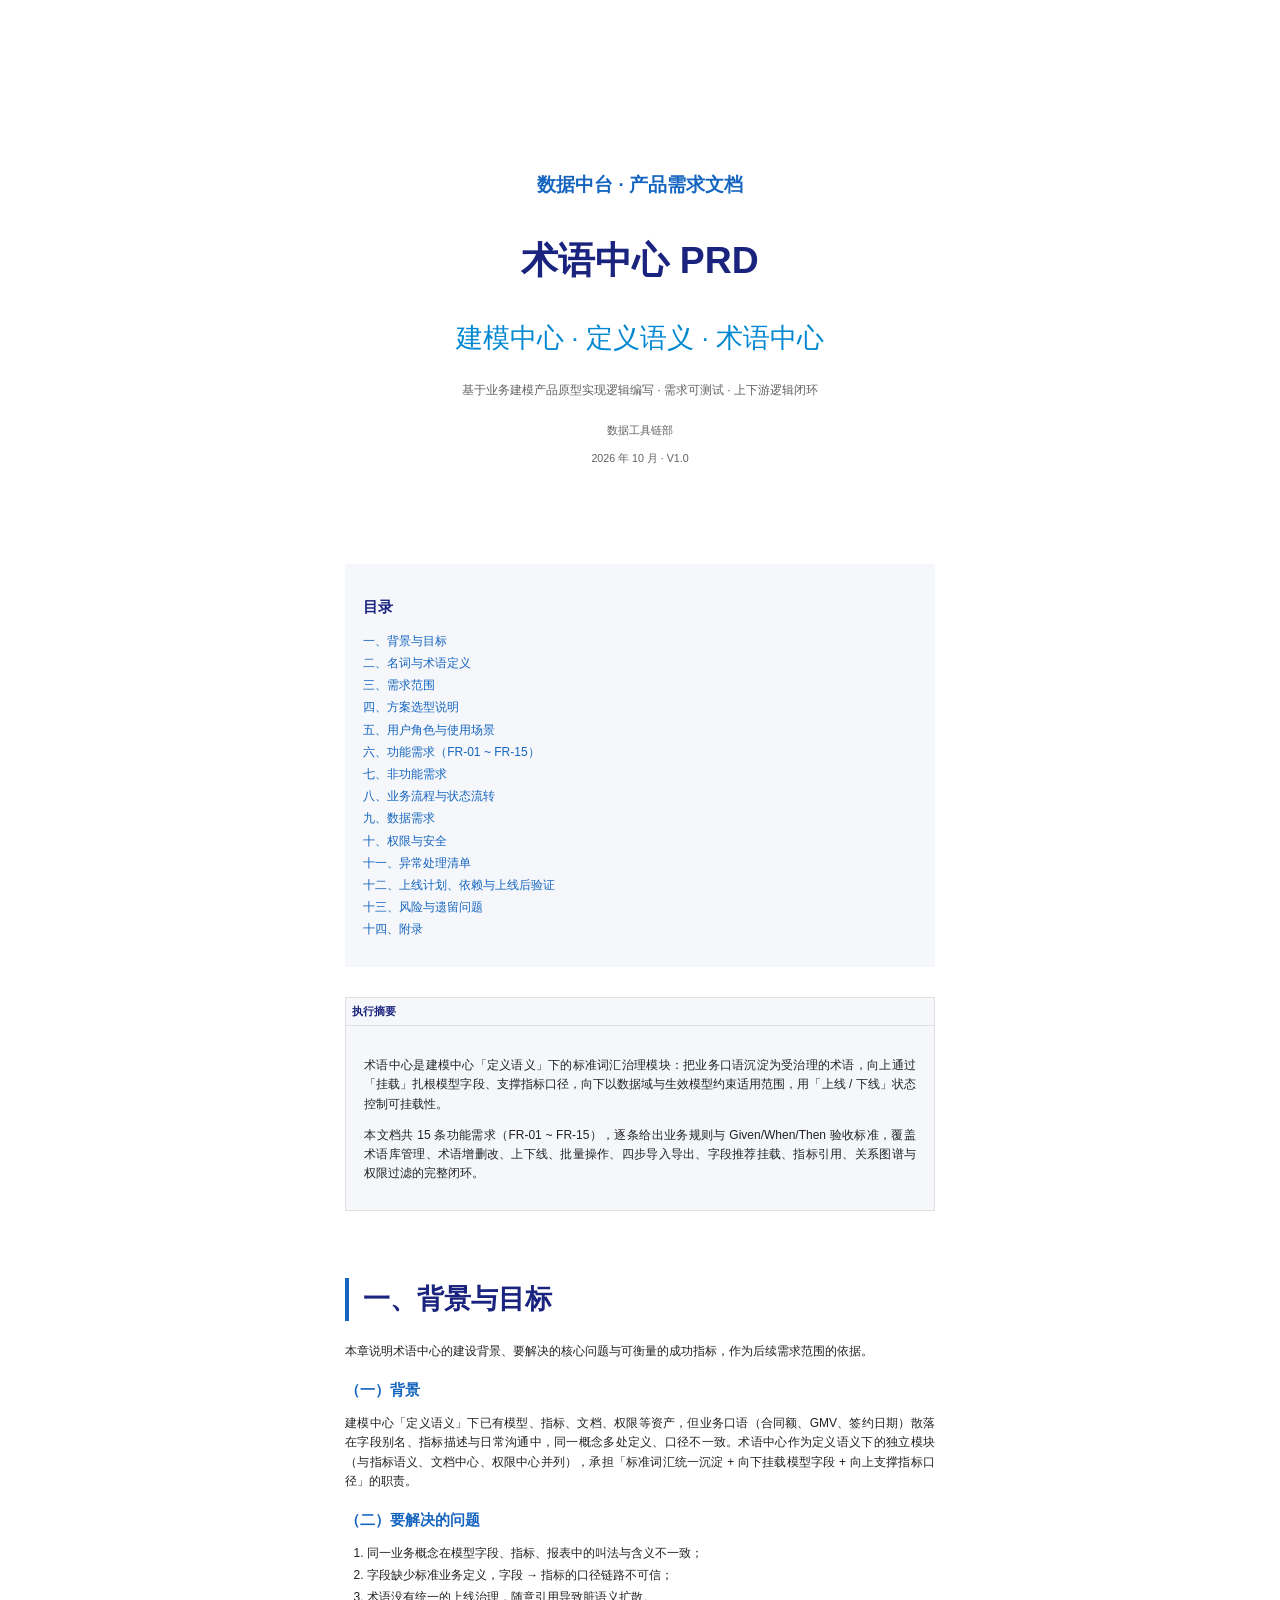
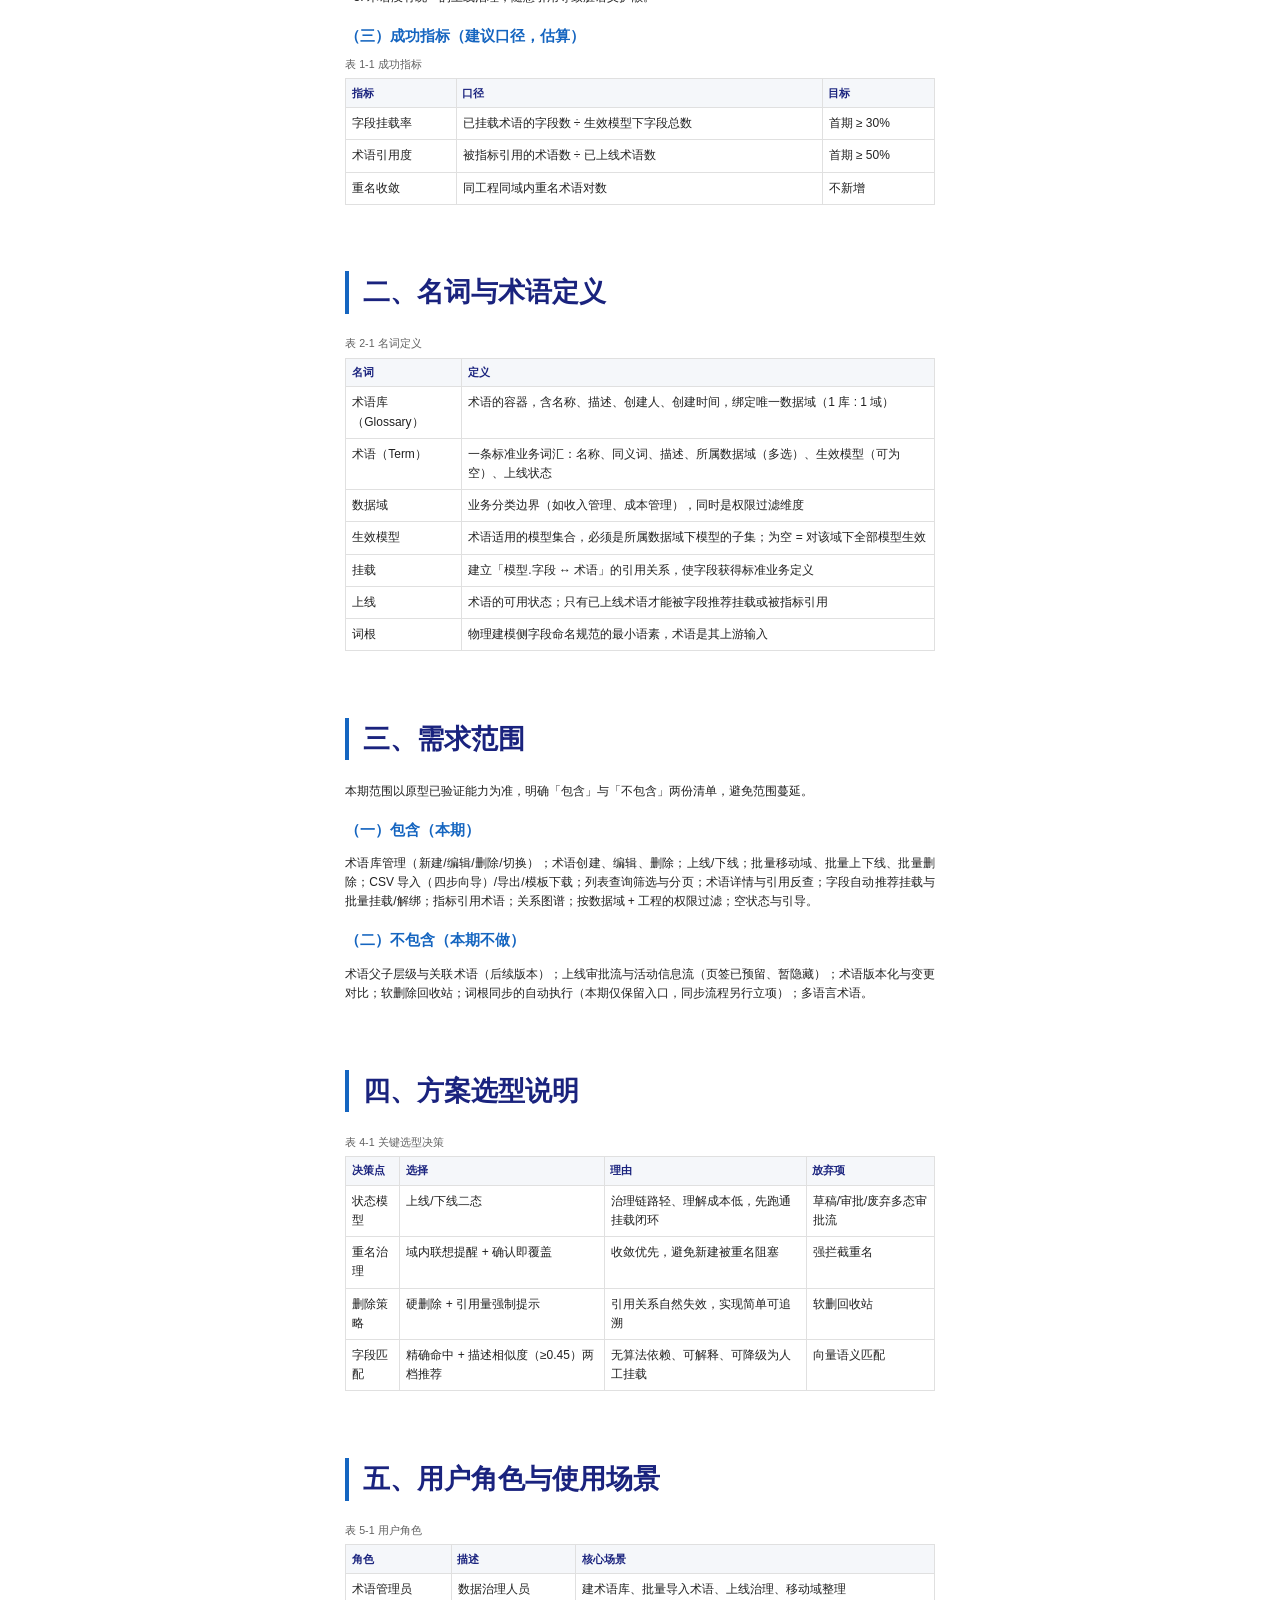
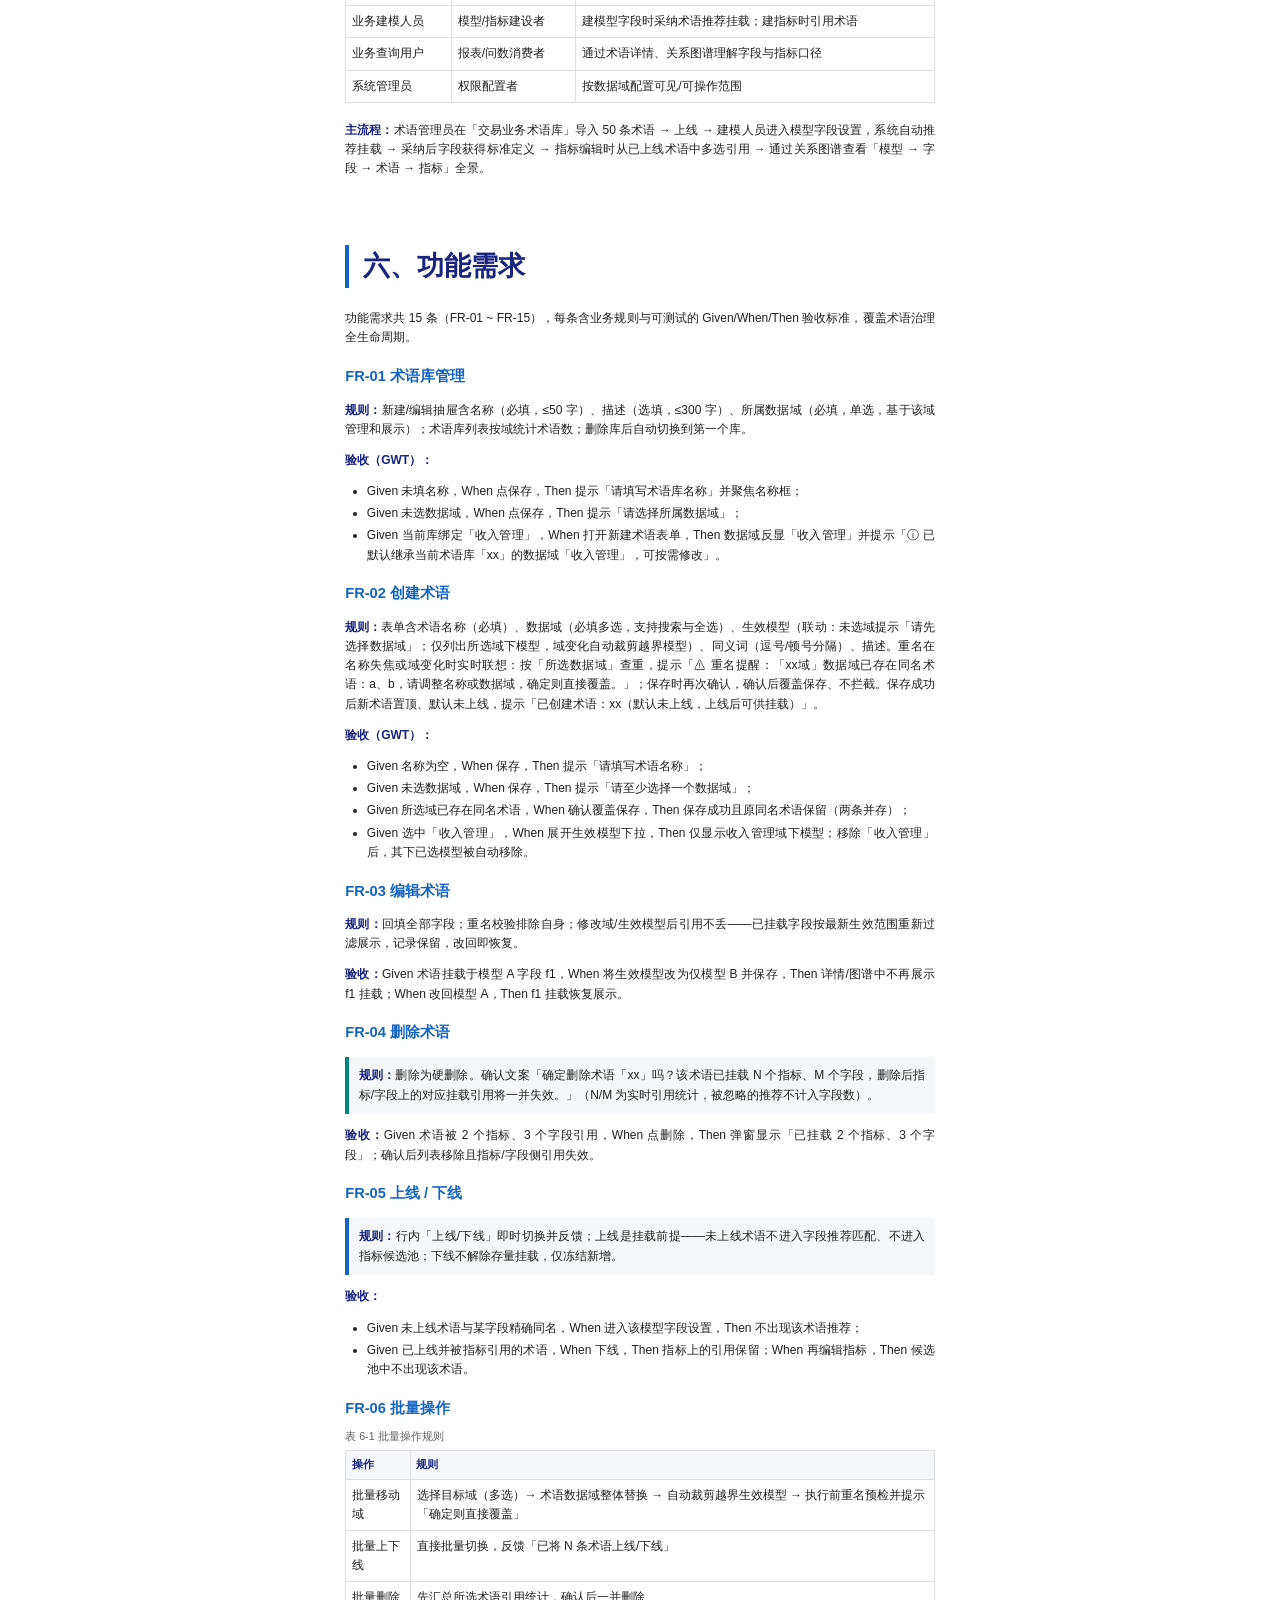
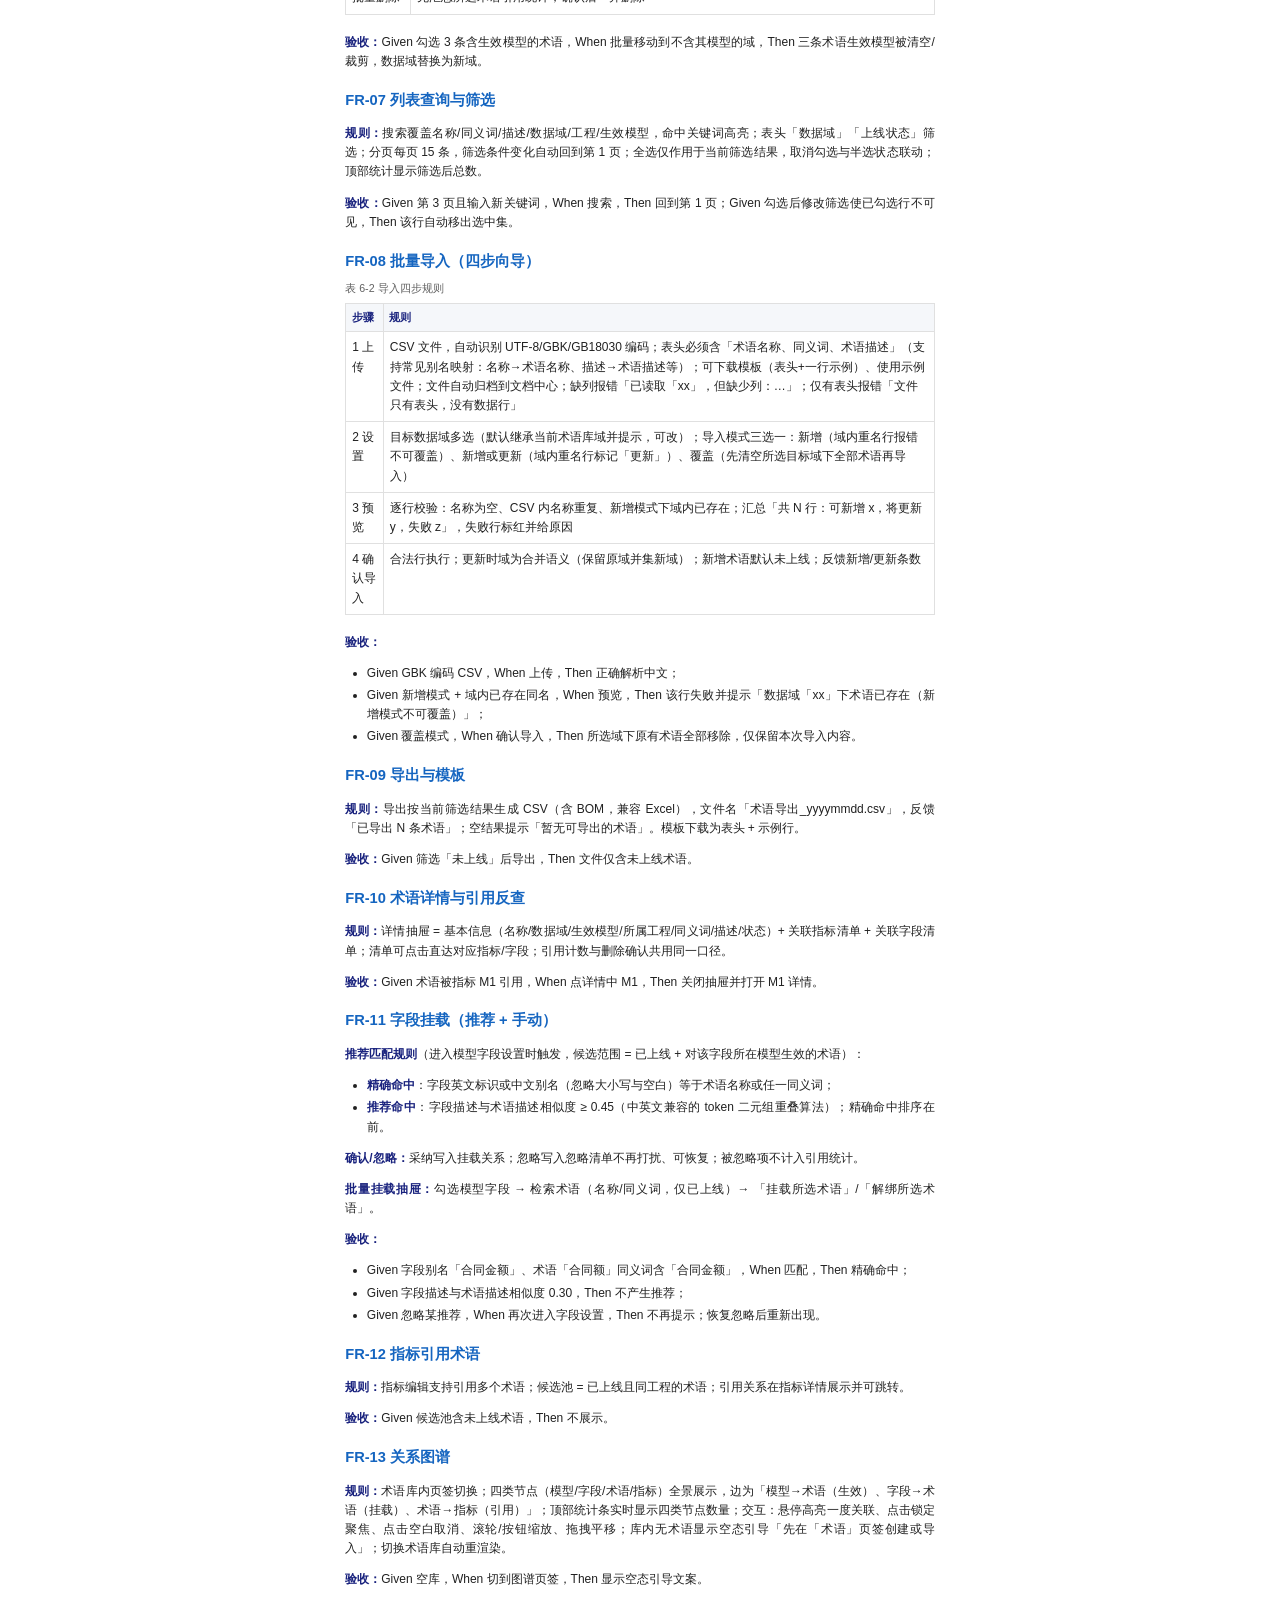
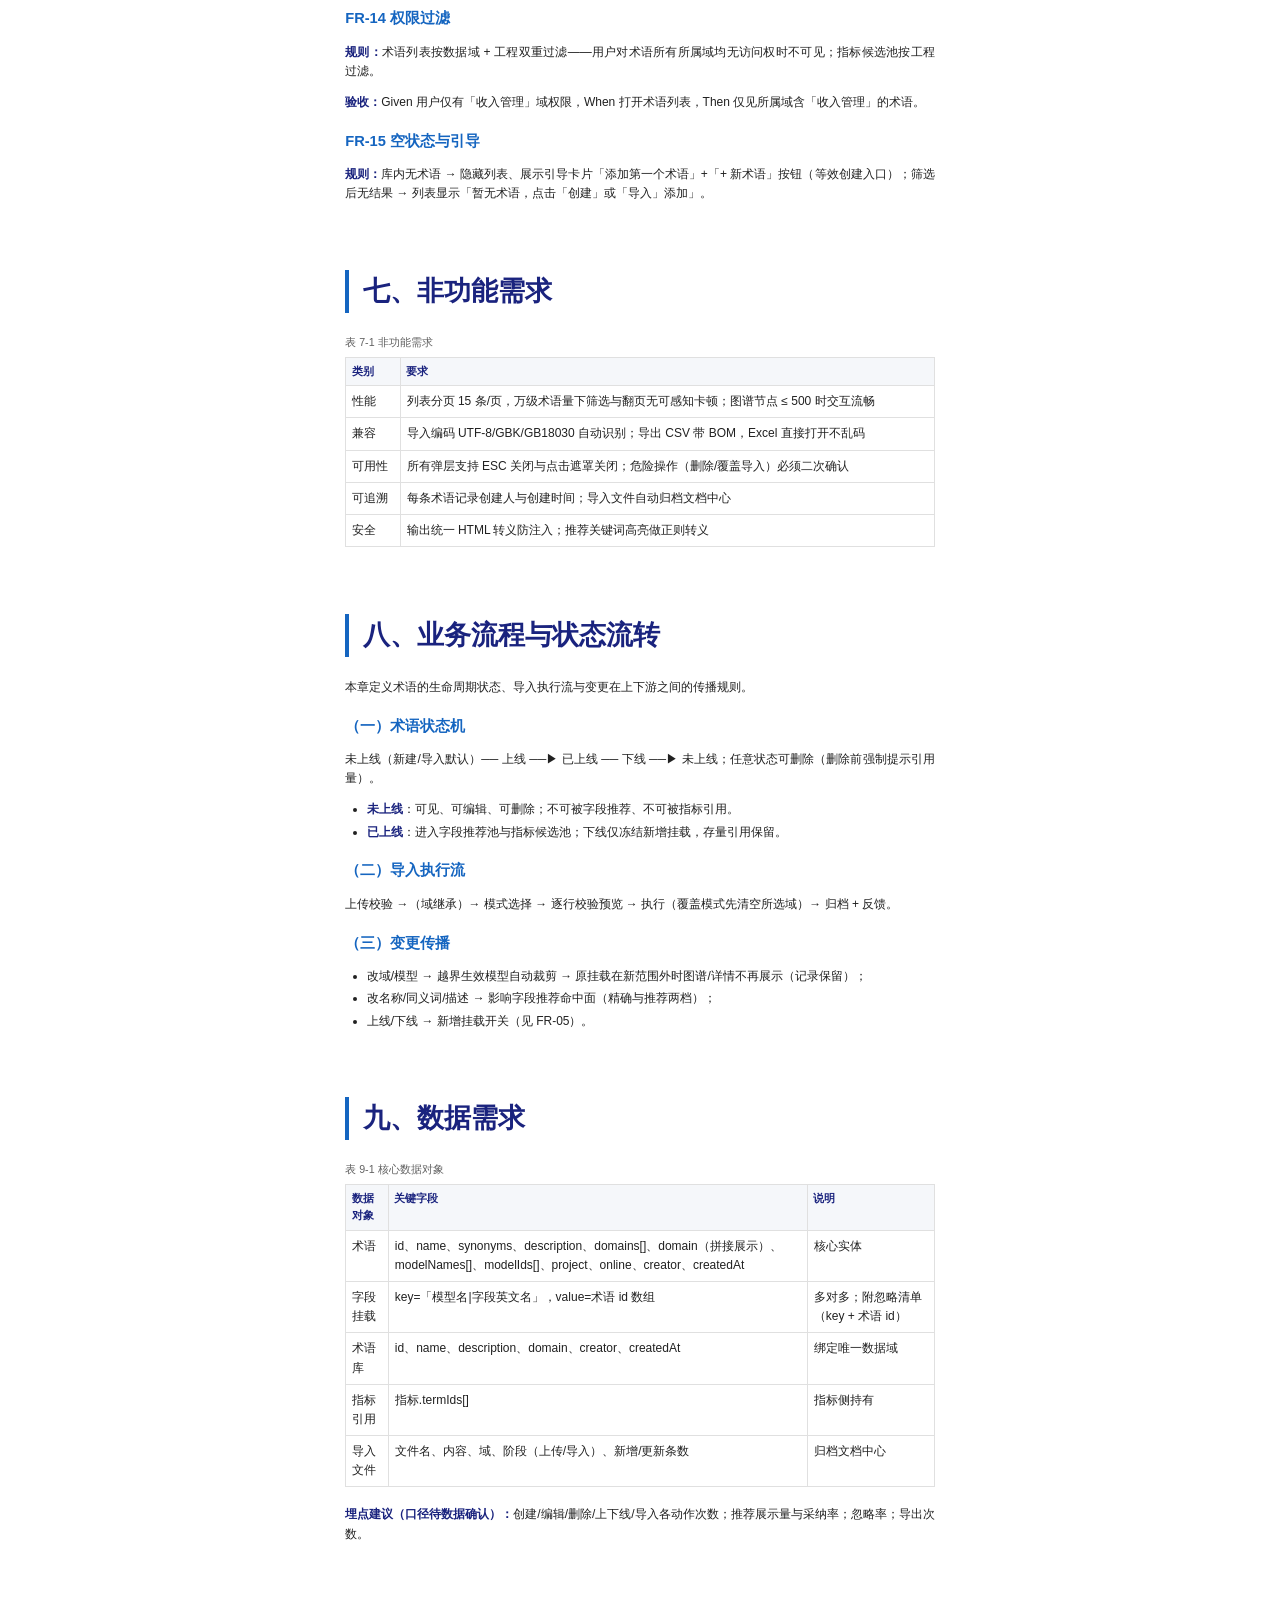
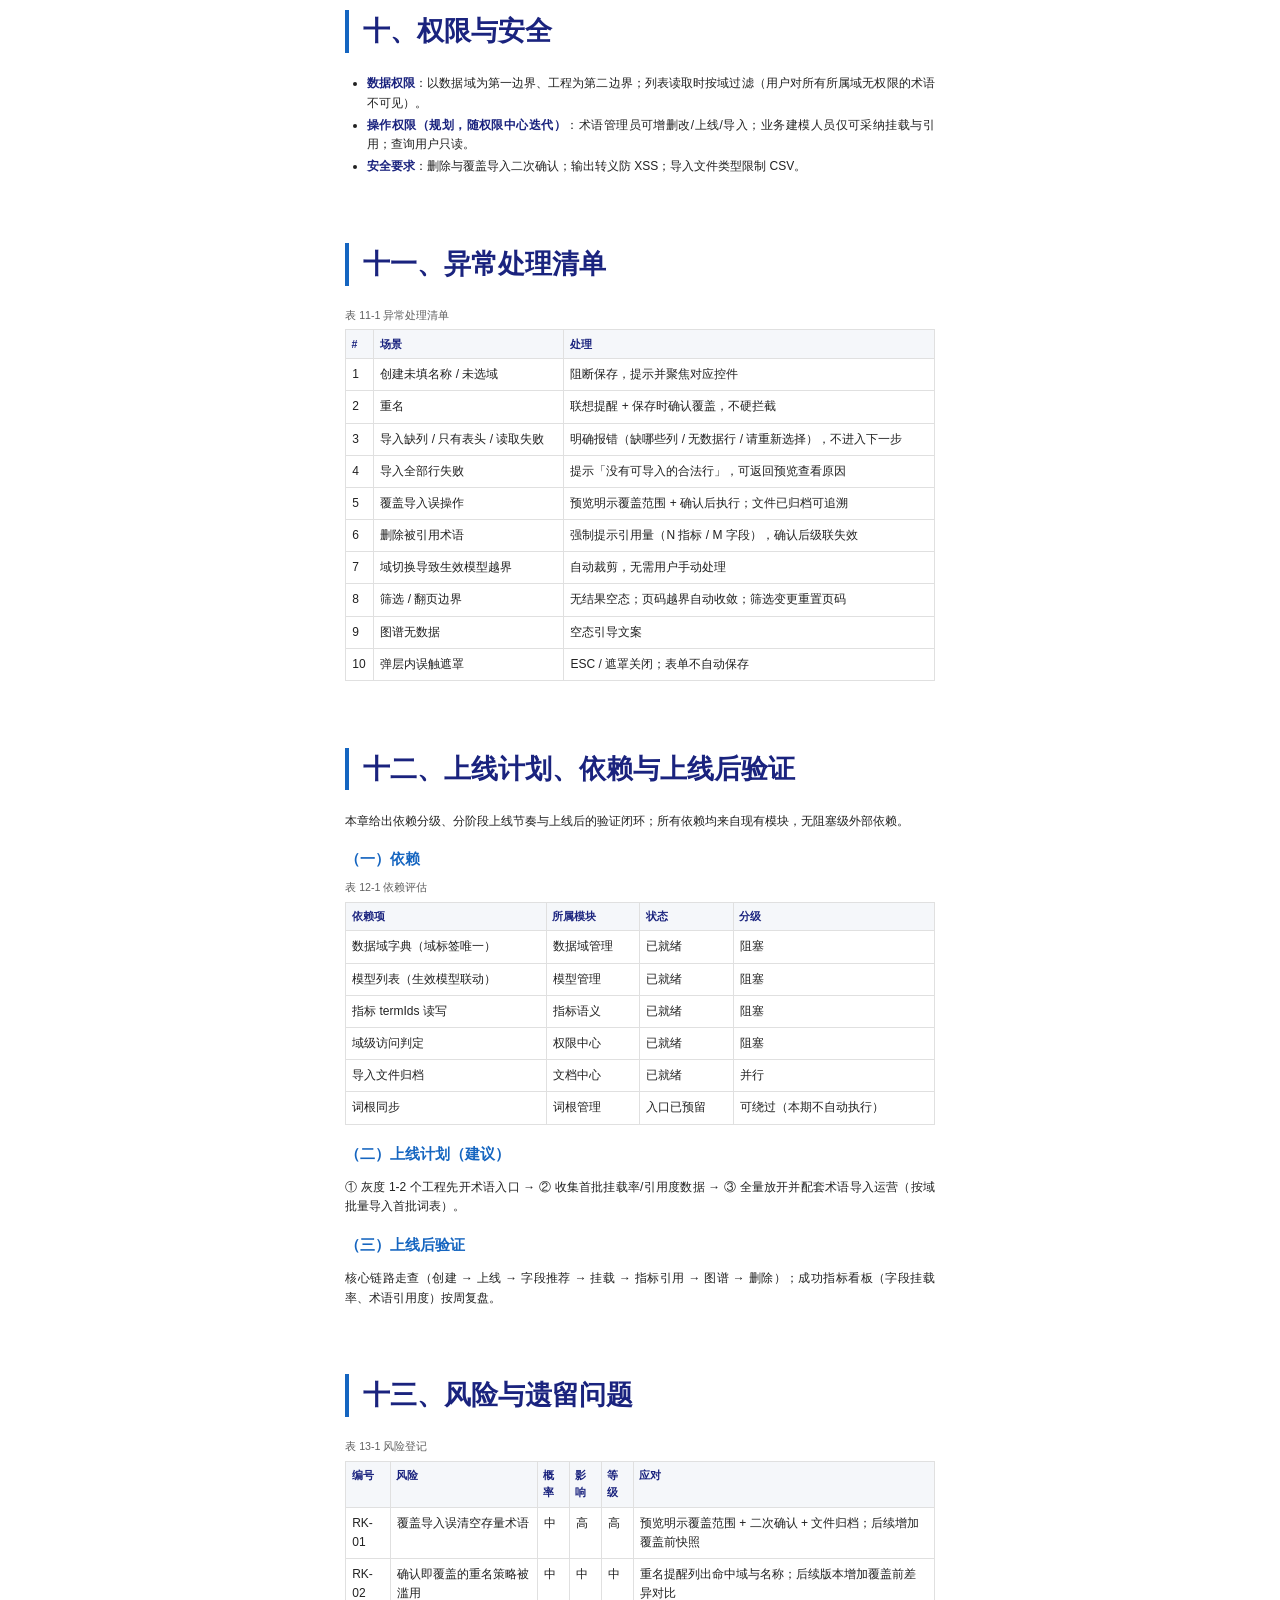
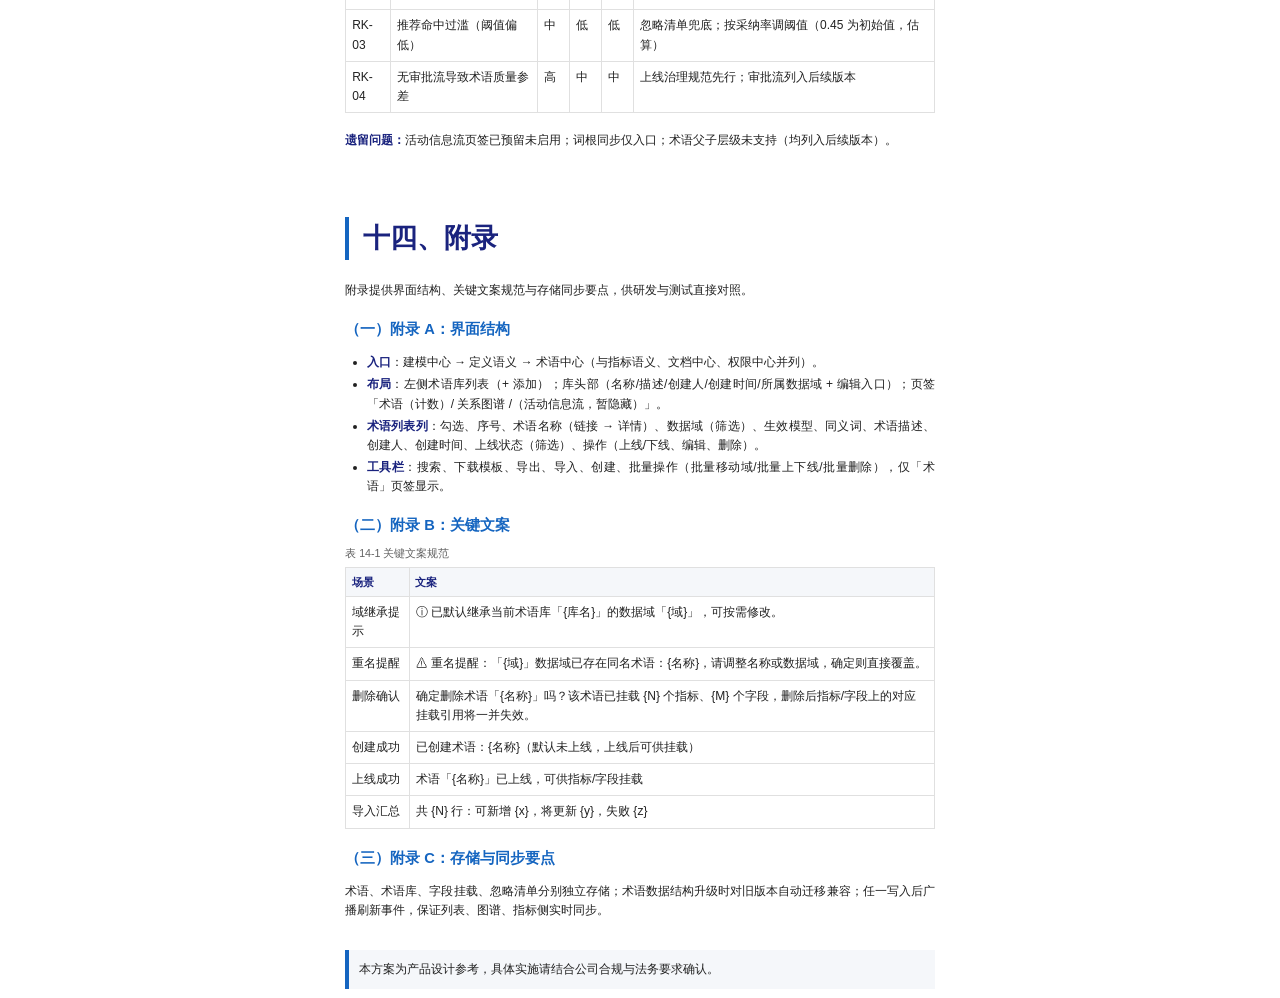
<file: output/prd-20261013-101531/stage2/formatted-术语中心PRD.html>
<!DOCTYPE html>
<html lang="zh-CN">
<head>
  <style>
  @page {
    @bottom-center { content: counter(page); }
  }
  @page cover {
    @bottom-center { content: none; }
  }
  section[role="cover"] { page: cover; }

  :root {
    --fs-title: var(--typography-fontSize-title, 28pt);
    --fs-h1: var(--typography-fontSize-h1, 20pt);
    --fs-h2: var(--typography-fontSize-h2, 11pt);
    --fs-h3: var(--typography-fontSize-h3, 10pt);
    --fs-body: var(--typography-fontSize-body, 9pt);
    --fs-small: var(--typography-fontSize-small, 8pt);
    --fs-coverCategory: var(--typography-fontSize-coverCategory, 14pt);
    --ff-heading: var(--typography-fontFamily-heading, "Microsoft YaHei", "PingFang SC", sans-serif);
    --ff-body: var(--typography-fontFamily-body, "Microsoft YaHei", "PingFang SC", sans-serif);
    --lh-body: var(--typography-lineHeight-body, 1.6);
    --fw-bold: var(--typography-fontWeight-heading, 700);
    --color-primary: var(--typography-color-primary, #1565C0);
    --color-secondary: var(--typography-color-secondary, #0288D1);
    --color-accent: var(--typography-color-accent, #00897B);
    --color-text: var(--typography-color-text, #212121);
    --color-heading: var(--typography-color-heading, #1A237E);
    --color-muted: var(--typography-color-muted, #616161);
    --color-border: var(--typography-color-divider, #E0E0E0);
    --color-bg: var(--typography-color-background, #FFFFFF);
    --color-surface: var(--typography-color-surface, #F5F7FA);
    --spacing-para: var(--spacing-paragraph, 0.75em);
    --spacing-section: var(--spacing-sectionGap, 2.5em);
    --spacing-block: var(--spacing-cardPadding, 1.5em);
    --spacing-xs: 0.25em;
    --spacing-sm: 0.5em;
    --spacing-md: 0.8em;
    --spacing-lg: 1.2em;
    --spacing-xl: 1.8em;
    --spacing-cell: 0.5em;
    --spacing-cover-top: 4cm;
    --spacing-cover-bottom: 2.5cm;
    --page-content-width: 15.6cm;
  }

  * { box-sizing: border-box; }
  body {
    font-family: var(--ff-body);
    font-size: var(--fs-body);
    line-height: var(--lh-body);
    color: var(--color-text);
    background: var(--color-bg);
    max-width: var(--page-content-width);
    margin: 0 auto;
  }

  section[role="cover"] {
    padding-top: var(--spacing-cover-top);
    padding-bottom: var(--spacing-cover-bottom);
  }
  .cover-category {
    text-align: center;
    font-family: var(--ff-heading);
    font-size: var(--fs-coverCategory);
    font-weight: var(--fw-bold);
    color: var(--color-primary);
    margin-bottom: var(--spacing-lg);
  }
  .cover-title {
    text-align: center;
    font-family: var(--ff-heading);
    font-size: var(--fs-title);
    font-weight: var(--fw-bold);
    color: var(--color-heading);
    margin-bottom: var(--spacing-sm);
  }
  .cover-subtitle {
    text-align: center;
    font-family: var(--ff-heading);
    font-size: var(--fs-h1);
    color: var(--color-secondary);
    margin-bottom: var(--spacing-md);
  }
  .cover-desc {
    text-align: center;
    font-size: var(--fs-body);
    color: var(--color-muted);
    margin-bottom: var(--spacing-xl);
  }
  .cover-meta {
    text-align: center;
    font-size: var(--fs-small);
    color: var(--color-muted);
  }
  .cover-meta p {
    text-align: center;
    font-size: var(--fs-small);
    color: var(--color-muted);
    margin-bottom: var(--spacing-xs);
  }

  .doc-toc {
    background: var(--color-surface);
    padding: var(--spacing-block);
    margin-bottom: var(--spacing-section);
  }
  .toc-title {
    font-family: var(--ff-heading);
    font-size: var(--fs-h2);
    font-weight: var(--fw-bold);
    color: var(--color-heading);
    margin-bottom: var(--spacing-md);
  }
  .toc-list, .toc-list li { list-style: none; list-style-type: none; }
  .toc-list { padding-left: 0; }
  .toc-list li {
    margin-bottom: var(--spacing-xs);
    font-size: var(--fs-body);
    color: var(--color-text);
  }
  .toc-list a { color: var(--color-primary); text-decoration: none; }

  h2 {
    font-family: var(--ff-heading);
    font-size: var(--fs-h1);
    font-weight: var(--fw-bold);
    color: var(--color-heading);
    margin-top: var(--spacing-section);
    margin-bottom: var(--spacing-md);
    border-left: 4px solid var(--color-primary);
    padding-left: var(--spacing-sm);
  }
  h3 {
    font-family: var(--ff-heading);
    font-size: var(--fs-h2);
    font-weight: var(--fw-bold);
    color: var(--color-primary);
    margin-top: var(--spacing-lg);
    margin-bottom: var(--spacing-sm);
  }
  h4 {
    font-family: var(--ff-heading);
    font-size: var(--fs-h3);
    font-weight: var(--fw-bold);
    color: var(--color-text);
    margin-top: var(--spacing-md);
    margin-bottom: var(--spacing-xs);
  }
  p { margin-bottom: var(--spacing-para); text-align: justify; }
  ul, ol { margin-bottom: var(--spacing-para); padding-left: var(--spacing-xl); }
  li { margin-bottom: var(--spacing-xs); text-align: justify; }

  table { width: 100%; border-collapse: collapse; margin-bottom: var(--spacing-block); }
  caption {
    caption-side: top;
    text-align: left;
    font-size: var(--fs-small);
    color: var(--color-muted);
    padding-bottom: var(--spacing-sm);
  }
  th, td {
    border: 1px solid var(--color-border);
    padding: var(--spacing-cell);
    font-size: var(--fs-body);
    text-align: left;
    vertical-align: top;
    color: var(--color-text);
  }
  thead th {
    background: var(--color-surface);
    font-family: var(--ff-heading);
    font-weight: var(--fw-bold);
    color: var(--color-heading);
    font-size: var(--fs-small);
  }

  .executive-summary { margin-bottom: var(--spacing-section); }
  .executive-summary td {
    background: var(--color-surface);
    border: 1px solid var(--color-border);
    padding: var(--spacing-block);
  }
  .executive-summary .summary-title {
    font-family: var(--ff-heading);
    font-size: var(--fs-h2);
    font-weight: var(--fw-bold);
    color: var(--color-primary);
    margin-bottom: var(--spacing-sm);
  }

  .note {
    border-left: 4px solid var(--color-primary);
    background: var(--color-surface);
    padding: var(--spacing-md);
  }
  .warn {
    border-left: 4px solid var(--color-accent);
    background: var(--color-surface);
    padding: var(--spacing-md);
  }
  .strong { font-weight: var(--fw-bold); color: var(--color-heading); }
  </style>
</head>
<body>
  <section role="cover">
    <p class="cover-category">数据中台 · 产品需求文档</p>
    <h1 class="cover-title">术语中心 PRD</h1>
    <p class="cover-subtitle">建模中心 · 定义语义 · 术语中心</p>
    <p class="cover-desc">基于业务建模产品原型实现逻辑编写 · 需求可测试 · 上下游逻辑闭环</p>
    <div class="cover-meta">
      <p>数据工具链部</p>
      <p>2026 年 10 月 · V1.0</p>
    </div>
  </section>

  <section role="body" data-page-restart="1">
    <nav class="doc-toc" aria-label="文档目录">
      <p class="toc-title">目录</p>
      <ol class="toc-list">
        <li><a href="#s1">一、背景与目标</a></li>
        <li><a href="#s2">二、名词与术语定义</a></li>
        <li><a href="#s3">三、需求范围</a></li>
        <li><a href="#s4">四、方案选型说明</a></li>
        <li><a href="#s5">五、用户角色与使用场景</a></li>
        <li><a href="#s6">六、功能需求（FR-01 ~ FR-15）</a></li>
        <li><a href="#s7">七、非功能需求</a></li>
        <li><a href="#s8">八、业务流程与状态流转</a></li>
        <li><a href="#s9">九、数据需求</a></li>
        <li><a href="#s10">十、权限与安全</a></li>
        <li><a href="#s11">十一、异常处理清单</a></li>
        <li><a href="#s12">十二、上线计划、依赖与上线后验证</a></li>
        <li><a href="#s13">十三、风险与遗留问题</a></li>
        <li><a href="#s14">十四、附录</a></li>
      </ol>
    </nav>

    <table class="executive-summary">
      <thead><tr><th>执行摘要</th></tr></thead>
      <tbody>
        <tr>
          <td>
            <p>术语中心是建模中心「定义语义」下的标准词汇治理模块：把业务口语沉淀为受治理的术语，向上通过「挂载」扎根模型字段、支撑指标口径，向下以数据域与生效模型约束适用范围，用「上线 / 下线」状态控制可挂载性。</p>
            <p>本文档共 15 条功能需求（FR-01 ~ FR-15），逐条给出业务规则与 Given/When/Then 验收标准，覆盖术语库管理、术语增删改、上下线、批量操作、四步导入导出、字段推荐挂载、指标引用、关系图谱与权限过滤的完整闭环。</p>
          </td>
        </tr>
      </tbody>
    </table>

    <h2 id="s1">一、背景与目标</h2>
    <p>本章说明术语中心的建设背景、要解决的核心问题与可衡量的成功指标，作为后续需求范围的依据。</p>
    <h3>（一）背景</h3>
    <p>建模中心「定义语义」下已有模型、指标、文档、权限等资产，但业务口语（合同额、GMV、签约日期）散落在字段别名、指标描述与日常沟通中，同一概念多处定义、口径不一致。术语中心作为定义语义下的独立模块（与指标语义、文档中心、权限中心并列），承担「标准词汇统一沉淀 + 向下挂载模型字段 + 向上支撑指标口径」的职责。</p>
    <h3>（二）要解决的问题</h3>
    <ol>
      <li>同一业务概念在模型字段、指标、报表中的叫法与含义不一致；</li>
      <li>字段缺少标准业务定义，字段 → 指标的口径链路不可信；</li>
      <li>术语没有统一的上线治理，随意引用导致脏语义扩散。</li>
    </ol>
    <h3>（三）成功指标（建议口径，估算）</h3>
    <table>
      <caption>表 1-1 成功指标</caption>
      <thead><tr><th>指标</th><th>口径</th><th>目标</th></tr></thead>
      <tbody>
        <tr><td>字段挂载率</td><td>已挂载术语的字段数 ÷ 生效模型下字段总数</td><td>首期 ≥ 30%</td></tr>
        <tr><td>术语引用度</td><td>被指标引用的术语数 ÷ 已上线术语数</td><td>首期 ≥ 50%</td></tr>
        <tr><td>重名收敛</td><td>同工程同域内重名术语对数</td><td>不新增</td></tr>
      </tbody>
    </table>

    <h2 id="s2">二、名词与术语定义</h2>
    <table>
      <caption>表 2-1 名词定义</caption>
      <thead><tr><th>名词</th><th>定义</th></tr></thead>
      <tbody>
        <tr><td>术语库（Glossary）</td><td>术语的容器，含名称、描述、创建人、创建时间，绑定唯一数据域（1 库 : 1 域）</td></tr>
        <tr><td>术语（Term）</td><td>一条标准业务词汇：名称、同义词、描述、所属数据域（多选）、生效模型（可为空）、上线状态</td></tr>
        <tr><td>数据域</td><td>业务分类边界（如收入管理、成本管理），同时是权限过滤维度</td></tr>
        <tr><td>生效模型</td><td>术语适用的模型集合，必须是所属数据域下模型的子集；为空 = 对该域下全部模型生效</td></tr>
        <tr><td>挂载</td><td>建立「模型.字段 ↔ 术语」的引用关系，使字段获得标准业务定义</td></tr>
        <tr><td>上线</td><td>术语的可用状态；只有已上线术语才能被字段推荐挂载或被指标引用</td></tr>
        <tr><td>词根</td><td>物理建模侧字段命名规范的最小语素，术语是其上游输入</td></tr>
      </tbody>
    </table>

    <h2 id="s3">三、需求范围</h2>
    <p>本期范围以原型已验证能力为准，明确「包含」与「不包含」两份清单，避免范围蔓延。</p>
    <h3>（一）包含（本期）</h3>
    <p>术语库管理（新建/编辑/删除/切换）；术语创建、编辑、删除；上线/下线；批量移动域、批量上下线、批量删除；CSV 导入（四步向导）/导出/模板下载；列表查询筛选与分页；术语详情与引用反查；字段自动推荐挂载与批量挂载/解绑；指标引用术语；关系图谱；按数据域 + 工程的权限过滤；空状态与引导。</p>
    <h3>（二）不包含（本期不做）</h3>
    <p>术语父子层级与关联术语（后续版本）；上线审批流与活动信息流（页签已预留、暂隐藏）；术语版本化与变更对比；软删除回收站；词根同步的自动执行（本期仅保留入口，同步流程另行立项）；多语言术语。</p>

    <h2 id="s4">四、方案选型说明</h2>
    <table>
      <caption>表 4-1 关键选型决策</caption>
      <thead><tr><th>决策点</th><th>选择</th><th>理由</th><th>放弃项</th></tr></thead>
      <tbody>
        <tr><td>状态模型</td><td>上线/下线二态</td><td>治理链路轻、理解成本低，先跑通挂载闭环</td><td>草稿/审批/废弃多态审批流</td></tr>
        <tr><td>重名治理</td><td>域内联想提醒 + 确认即覆盖</td><td>收敛优先，避免新建被重名阻塞</td><td>强拦截重名</td></tr>
        <tr><td>删除策略</td><td>硬删除 + 引用量强制提示</td><td>引用关系自然失效，实现简单可追溯</td><td>软删回收站</td></tr>
        <tr><td>字段匹配</td><td>精确命中 + 描述相似度（≥0.45）两档推荐</td><td>无算法依赖、可解释、可降级为人工挂载</td><td>向量语义匹配</td></tr>
      </tbody>
    </table>

    <h2 id="s5">五、用户角色与使用场景</h2>
    <table>
      <caption>表 5-1 用户角色</caption>
      <thead><tr><th>角色</th><th>描述</th><th>核心场景</th></tr></thead>
      <tbody>
        <tr><td>术语管理员</td><td>数据治理人员</td><td>建术语库、批量导入术语、上线治理、移动域整理</td></tr>
        <tr><td>业务建模人员</td><td>模型/指标建设者</td><td>建模型字段时采纳术语推荐挂载；建指标时引用术语</td></tr>
        <tr><td>业务查询用户</td><td>报表/问数消费者</td><td>通过术语详情、关系图谱理解字段与指标口径</td></tr>
        <tr><td>系统管理员</td><td>权限配置者</td><td>按数据域配置可见/可操作范围</td></tr>
      </tbody>
    </table>
    <p><span class="strong">主流程：</span>术语管理员在「交易业务术语库」导入 50 条术语 → 上线 → 建模人员进入模型字段设置，系统自动推荐挂载 → 采纳后字段获得标准定义 → 指标编辑时从已上线术语中多选引用 → 通过关系图谱查看「模型 → 字段 → 术语 → 指标」全景。</p>

    <h2 id="s6">六、功能需求</h2>
    <p>功能需求共 15 条（FR-01 ~ FR-15），每条含业务规则与可测试的 Given/When/Then 验收标准，覆盖术语治理全生命周期。</p>

    <h3>FR-01 术语库管理</h3>
    <p><span class="strong">规则：</span>新建/编辑抽屉含名称（必填，≤50 字）、描述（选填，≤300 字）、所属数据域（必填，单选，基于该域管理和展示）；术语库列表按域统计术语数；删除库后自动切换到第一个库。</p>
    <p><span class="strong">验收（GWT）：</span></p>
    <ul>
      <li>Given 未填名称，When 点保存，Then 提示「请填写术语库名称」并聚焦名称框；</li>
      <li>Given 未选数据域，When 点保存，Then 提示「请选择所属数据域」；</li>
      <li>Given 当前库绑定「收入管理」，When 打开新建术语表单，Then 数据域反显「收入管理」并提示「ⓘ 已默认继承当前术语库「xx」的数据域「收入管理」，可按需修改」。</li>
    </ul>

    <h3>FR-02 创建术语</h3>
    <p><span class="strong">规则：</span>表单含术语名称（必填）、数据域（必填多选，支持搜索与全选）、生效模型（联动：未选域提示「请先选择数据域」；仅列出所选域下模型，域变化自动裁剪越界模型）、同义词（逗号/顿号分隔）、描述。重名在名称失焦或域变化时实时联想：按「所选数据域」查重，提示「⚠ 重名提醒：「xx域」数据域已存在同名术语：a、b，请调整名称或数据域，确定则直接覆盖。」；保存时再次确认，确认后覆盖保存、不拦截。保存成功后新术语置顶、默认未上线，提示「已创建术语：xx（默认未上线，上线后可供挂载）」。</p>
    <p><span class="strong">验收（GWT）：</span></p>
    <ul>
      <li>Given 名称为空，When 保存，Then 提示「请填写术语名称」；</li>
      <li>Given 未选数据域，When 保存，Then 提示「请至少选择一个数据域」；</li>
      <li>Given 所选域已存在同名术语，When 确认覆盖保存，Then 保存成功且原同名术语保留（两条并存）；</li>
      <li>Given 选中「收入管理」，When 展开生效模型下拉，Then 仅显示收入管理域下模型；移除「收入管理」后，其下已选模型被自动移除。</li>
    </ul>

    <h3>FR-03 编辑术语</h3>
    <p><span class="strong">规则：</span>回填全部字段；重名校验排除自身；修改域/生效模型后引用不丢——已挂载字段按最新生效范围重新过滤展示，记录保留，改回即恢复。</p>
    <p><span class="strong">验收：</span>Given 术语挂载于模型 A 字段 f1，When 将生效模型改为仅模型 B 并保存，Then 详情/图谱中不再展示 f1 挂载；When 改回模型 A，Then f1 挂载恢复展示。</p>

    <h3>FR-04 删除术语</h3>
    <p class="warn"><span class="strong">规则：</span>删除为硬删除。确认文案「确定删除术语「xx」吗？该术语已挂载 N 个指标、M 个字段，删除后指标/字段上的对应挂载引用将一并失效。」（N/M 为实时引用统计，被忽略的推荐不计入字段数）。</p>
    <p><span class="strong">验收：</span>Given 术语被 2 个指标、3 个字段引用，When 点删除，Then 弹窗显示「已挂载 2 个指标、3 个字段」；确认后列表移除且指标/字段侧引用失效。</p>

    <h3>FR-05 上线 / 下线</h3>
    <p class="note"><span class="strong">规则：</span>行内「上线/下线」即时切换并反馈；上线是挂载前提——未上线术语不进入字段推荐匹配、不进入指标候选池；下线不解除存量挂载，仅冻结新增。</p>
    <p><span class="strong">验收：</span></p>
    <ul>
      <li>Given 未上线术语与某字段精确同名，When 进入该模型字段设置，Then 不出现该术语推荐；</li>
      <li>Given 已上线并被指标引用的术语，When 下线，Then 指标上的引用保留；When 再编辑指标，Then 候选池中不出现该术语。</li>
    </ul>

    <h3>FR-06 批量操作</h3>
    <table>
      <caption>表 6-1 批量操作规则</caption>
      <thead><tr><th>操作</th><th>规则</th></tr></thead>
      <tbody>
        <tr><td>批量移动域</td><td>选择目标域（多选）→ 术语数据域整体替换 → 自动裁剪越界生效模型 → 执行前重名预检并提示「确定则直接覆盖」</td></tr>
        <tr><td>批量上下线</td><td>直接批量切换，反馈「已将 N 条术语上线/下线」</td></tr>
        <tr><td>批量删除</td><td>先汇总所选术语引用统计，确认后一并删除</td></tr>
      </tbody>
    </table>
    <p><span class="strong">验收：</span>Given 勾选 3 条含生效模型的术语，When 批量移动到不含其模型的域，Then 三条术语生效模型被清空/裁剪，数据域替换为新域。</p>

    <h3>FR-07 列表查询与筛选</h3>
    <p><span class="strong">规则：</span>搜索覆盖名称/同义词/描述/数据域/工程/生效模型，命中关键词高亮；表头「数据域」「上线状态」筛选；分页每页 15 条，筛选条件变化自动回到第 1 页；全选仅作用于当前筛选结果，取消勾选与半选状态联动；顶部统计显示筛选后总数。</p>
    <p><span class="strong">验收：</span>Given 第 3 页且输入新关键词，When 搜索，Then 回到第 1 页；Given 勾选后修改筛选使已勾选行不可见，Then 该行自动移出选中集。</p>

    <h3>FR-08 批量导入（四步向导）</h3>
    <table>
      <caption>表 6-2 导入四步规则</caption>
      <thead><tr><th>步骤</th><th>规则</th></tr></thead>
      <tbody>
        <tr><td>1 上传</td><td>CSV 文件，自动识别 UTF-8/GBK/GB18030 编码；表头必须含「术语名称、同义词、术语描述」（支持常见别名映射：名称→术语名称、描述→术语描述等）；可下载模板（表头+一行示例）、使用示例文件；文件自动归档到文档中心；缺列报错「已读取「xx」，但缺少列：…」；仅有表头报错「文件只有表头，没有数据行」</td></tr>
        <tr><td>2 设置</td><td>目标数据域多选（默认继承当前术语库域并提示，可改）；导入模式三选一：新增（域内重名行报错不可覆盖）、新增或更新（域内重名行标记「更新」）、覆盖（先清空所选目标域下全部术语再导入）</td></tr>
        <tr><td>3 预览</td><td>逐行校验：名称为空、CSV 内名称重复、新增模式下域内已存在；汇总「共 N 行：可新增 x，将更新 y，失败 z」，失败行标红并给原因</td></tr>
        <tr><td>4 确认导入</td><td>合法行执行；更新时域为合并语义（保留原域并集新域）；新增术语默认未上线；反馈新增/更新条数</td></tr>
      </tbody>
    </table>
    <p><span class="strong">验收：</span></p>
    <ul>
      <li>Given GBK 编码 CSV，When 上传，Then 正确解析中文；</li>
      <li>Given 新增模式 + 域内已存在同名，When 预览，Then 该行失败并提示「数据域「xx」下术语已存在（新增模式不可覆盖）」；</li>
      <li>Given 覆盖模式，When 确认导入，Then 所选域下原有术语全部移除，仅保留本次导入内容。</li>
    </ul>

    <h3>FR-09 导出与模板</h3>
    <p><span class="strong">规则：</span>导出按当前筛选结果生成 CSV（含 BOM，兼容 Excel），文件名「术语导出_yyyymmdd.csv」，反馈「已导出 N 条术语」；空结果提示「暂无可导出的术语」。模板下载为表头 + 示例行。</p>
    <p><span class="strong">验收：</span>Given 筛选「未上线」后导出，Then 文件仅含未上线术语。</p>

    <h3>FR-10 术语详情与引用反查</h3>
    <p><span class="strong">规则：</span>详情抽屉 = 基本信息（名称/数据域/生效模型/所属工程/同义词/描述/状态）+ 关联指标清单 + 关联字段清单；清单可点击直达对应指标/字段；引用计数与删除确认共用同一口径。</p>
    <p><span class="strong">验收：</span>Given 术语被指标 M1 引用，When 点详情中 M1，Then 关闭抽屉并打开 M1 详情。</p>

    <h3>FR-11 字段挂载（推荐 + 手动）</h3>
    <p><span class="strong">推荐匹配规则</span>（进入模型字段设置时触发，候选范围 = 已上线 + 对该字段所在模型生效的术语）：</p>
    <ul>
      <li><span class="strong">精确命中</span>：字段英文标识或中文别名（忽略大小写与空白）等于术语名称或任一同义词；</li>
      <li><span class="strong">推荐命中</span>：字段描述与术语描述相似度 ≥ 0.45（中英文兼容的 token 二元组重叠算法）；精确命中排序在前。</li>
    </ul>
    <p><span class="strong">确认/忽略：</span>采纳写入挂载关系；忽略写入忽略清单不再打扰、可恢复；被忽略项不计入引用统计。</p>
    <p><span class="strong">批量挂载抽屉：</span>勾选模型字段 → 检索术语（名称/同义词，仅已上线）→ 「挂载所选术语」/「解绑所选术语」。</p>
    <p><span class="strong">验收：</span></p>
    <ul>
      <li>Given 字段别名「合同金额」、术语「合同额」同义词含「合同金额」，When 匹配，Then 精确命中；</li>
      <li>Given 字段描述与术语描述相似度 0.30，Then 不产生推荐；</li>
      <li>Given 忽略某推荐，When 再次进入字段设置，Then 不再提示；恢复忽略后重新出现。</li>
    </ul>

    <h3>FR-12 指标引用术语</h3>
    <p><span class="strong">规则：</span>指标编辑支持引用多个术语；候选池 = 已上线且同工程的术语；引用关系在指标详情展示并可跳转。</p>
    <p><span class="strong">验收：</span>Given 候选池含未上线术语，Then 不展示。</p>

    <h3>FR-13 关系图谱</h3>
    <p><span class="strong">规则：</span>术语库内页签切换；四类节点（模型/字段/术语/指标）全景展示，边为「模型→术语（生效）、字段→术语（挂载）、术语→指标（引用）」；顶部统计条实时显示四类节点数量；交互：悬停高亮一度关联、点击锁定聚焦、点击空白取消、滚轮/按钮缩放、拖拽平移；库内无术语显示空态引导「先在「术语」页签创建或导入」；切换术语库自动重渲染。</p>
    <p><span class="strong">验收：</span>Given 空库，When 切到图谱页签，Then 显示空态引导文案。</p>

    <h3>FR-14 权限过滤</h3>
    <p><span class="strong">规则：</span>术语列表按数据域 + 工程双重过滤——用户对术语所有所属域均无访问权时不可见；指标候选池按工程过滤。</p>
    <p><span class="strong">验收：</span>Given 用户仅有「收入管理」域权限，When 打开术语列表，Then 仅见所属域含「收入管理」的术语。</p>

    <h3>FR-15 空状态与引导</h3>
    <p><span class="strong">规则：</span>库内无术语 → 隐藏列表、展示引导卡片「添加第一个术语」+「+ 新术语」按钮（等效创建入口）；筛选后无结果 → 列表显示「暂无术语，点击「创建」或「导入」添加」。</p>

    <h2 id="s7">七、非功能需求</h2>
    <table>
      <caption>表 7-1 非功能需求</caption>
      <thead><tr><th>类别</th><th>要求</th></tr></thead>
      <tbody>
        <tr><td>性能</td><td>列表分页 15 条/页，万级术语量下筛选与翻页无可感知卡顿；图谱节点 ≤ 500 时交互流畅</td></tr>
        <tr><td>兼容</td><td>导入编码 UTF-8/GBK/GB18030 自动识别；导出 CSV 带 BOM，Excel 直接打开不乱码</td></tr>
        <tr><td>可用性</td><td>所有弹层支持 ESC 关闭与点击遮罩关闭；危险操作（删除/覆盖导入）必须二次确认</td></tr>
        <tr><td>可追溯</td><td>每条术语记录创建人与创建时间；导入文件自动归档文档中心</td></tr>
        <tr><td>安全</td><td>输出统一 HTML 转义防注入；推荐关键词高亮做正则转义</td></tr>
      </tbody>
    </table>

    <h2 id="s8">八、业务流程与状态流转</h2>
    <p>本章定义术语的生命周期状态、导入执行流与变更在上下游之间的传播规则。</p>
    <h3>（一）术语状态机</h3>
    <p>未上线（新建/导入默认）── 上线 ──▶ 已上线 ── 下线 ──▶ 未上线；任意状态可删除（删除前强制提示引用量）。</p>
    <ul>
      <li><span class="strong">未上线</span>：可见、可编辑、可删除；不可被字段推荐、不可被指标引用。</li>
      <li><span class="strong">已上线</span>：进入字段推荐池与指标候选池；下线仅冻结新增挂载，存量引用保留。</li>
    </ul>
    <h3>（二）导入执行流</h3>
    <p>上传校验 →（域继承）→ 模式选择 → 逐行校验预览 → 执行（覆盖模式先清空所选域）→ 归档 + 反馈。</p>
    <h3>（三）变更传播</h3>
    <ul>
      <li>改域/模型 → 越界生效模型自动裁剪 → 原挂载在新范围外时图谱/详情不再展示（记录保留）；</li>
      <li>改名称/同义词/描述 → 影响字段推荐命中面（精确与推荐两档）；</li>
      <li>上线/下线 → 新增挂载开关（见 FR-05）。</li>
    </ul>

    <h2 id="s9">九、数据需求</h2>
    <table>
      <caption>表 9-1 核心数据对象</caption>
      <thead><tr><th>数据对象</th><th>关键字段</th><th>说明</th></tr></thead>
      <tbody>
        <tr><td>术语</td><td>id、name、synonyms、description、domains[]、domain（拼接展示）、modelNames[]、modelIds[]、project、online、creator、createdAt</td><td>核心实体</td></tr>
        <tr><td>字段挂载</td><td>key=「模型名|字段英文名」，value=术语 id 数组</td><td>多对多；附忽略清单（key + 术语 id）</td></tr>
        <tr><td>术语库</td><td>id、name、description、domain、creator、createdAt</td><td>绑定唯一数据域</td></tr>
        <tr><td>指标引用</td><td>指标.termIds[]</td><td>指标侧持有</td></tr>
        <tr><td>导入文件</td><td>文件名、内容、域、阶段（上传/导入）、新增/更新条数</td><td>归档文档中心</td></tr>
      </tbody>
    </table>
    <p><span class="strong">埋点建议（口径待数据确认）：</span>创建/编辑/删除/上下线/导入各动作次数；推荐展示量与采纳率；忽略率；导出次数。</p>

    <h2 id="s10">十、权限与安全</h2>
    <ul>
      <li><span class="strong">数据权限</span>：以数据域为第一边界、工程为第二边界；列表读取时按域过滤（用户对所有所属域无权限的术语不可见）。</li>
      <li><span class="strong">操作权限（规划，随权限中心迭代）</span>：术语管理员可增删改/上线/导入；业务建模人员仅可采纳挂载与引用；查询用户只读。</li>
      <li><span class="strong">安全要求</span>：删除与覆盖导入二次确认；输出转义防 XSS；导入文件类型限制 CSV。</li>
    </ul>

    <h2 id="s11">十一、异常处理清单</h2>
    <table>
      <caption>表 11-1 异常处理清单</caption>
      <thead><tr><th>#</th><th>场景</th><th>处理</th></tr></thead>
      <tbody>
        <tr><td>1</td><td>创建未填名称 / 未选域</td><td>阻断保存，提示并聚焦对应控件</td></tr>
        <tr><td>2</td><td>重名</td><td>联想提醒 + 保存时确认覆盖，不硬拦截</td></tr>
        <tr><td>3</td><td>导入缺列 / 只有表头 / 读取失败</td><td>明确报错（缺哪些列 / 无数据行 / 请重新选择），不进入下一步</td></tr>
        <tr><td>4</td><td>导入全部行失败</td><td>提示「没有可导入的合法行」，可返回预览查看原因</td></tr>
        <tr><td>5</td><td>覆盖导入误操作</td><td>预览明示覆盖范围 + 确认后执行；文件已归档可追溯</td></tr>
        <tr><td>6</td><td>删除被引用术语</td><td>强制提示引用量（N 指标 / M 字段），确认后级联失效</td></tr>
        <tr><td>7</td><td>域切换导致生效模型越界</td><td>自动裁剪，无需用户手动处理</td></tr>
        <tr><td>8</td><td>筛选 / 翻页边界</td><td>无结果空态；页码越界自动收敛；筛选变更重置页码</td></tr>
        <tr><td>9</td><td>图谱无数据</td><td>空态引导文案</td></tr>
        <tr><td>10</td><td>弹层内误触遮罩</td><td>ESC / 遮罩关闭；表单不自动保存</td></tr>
      </tbody>
    </table>

    <h2 id="s12">十二、上线计划、依赖与上线后验证</h2>
    <p>本章给出依赖分级、分阶段上线节奏与上线后的验证闭环；所有依赖均来自现有模块，无阻塞级外部依赖。</p>
    <h3>（一）依赖</h3>
    <table>
      <caption>表 12-1 依赖评估</caption>
      <thead><tr><th>依赖项</th><th>所属模块</th><th>状态</th><th>分级</th></tr></thead>
      <tbody>
        <tr><td>数据域字典（域标签唯一）</td><td>数据域管理</td><td>已就绪</td><td>阻塞</td></tr>
        <tr><td>模型列表（生效模型联动）</td><td>模型管理</td><td>已就绪</td><td>阻塞</td></tr>
        <tr><td>指标 termIds 读写</td><td>指标语义</td><td>已就绪</td><td>阻塞</td></tr>
        <tr><td>域级访问判定</td><td>权限中心</td><td>已就绪</td><td>阻塞</td></tr>
        <tr><td>导入文件归档</td><td>文档中心</td><td>已就绪</td><td>并行</td></tr>
        <tr><td>词根同步</td><td>词根管理</td><td>入口已预留</td><td>可绕过（本期不自动执行）</td></tr>
      </tbody>
    </table>
    <h3>（二）上线计划（建议）</h3>
    <p>① 灰度 1-2 个工程先开术语入口 → ② 收集首批挂载率/引用度数据 → ③ 全量放开并配套术语导入运营（按域批量导入首批词表）。</p>
    <h3>（三）上线后验证</h3>
    <p>核心链路走查（创建 → 上线 → 字段推荐 → 挂载 → 指标引用 → 图谱 → 删除）；成功指标看板（字段挂载率、术语引用度）按周复盘。</p>

    <h2 id="s13">十三、风险与遗留问题</h2>
    <table>
      <caption>表 13-1 风险登记</caption>
      <thead><tr><th>编号</th><th>风险</th><th>概率</th><th>影响</th><th>等级</th><th>应对</th></tr></thead>
      <tbody>
        <tr><td>RK-01</td><td>覆盖导入误清空存量术语</td><td>中</td><td>高</td><td>高</td><td>预览明示覆盖范围 + 二次确认 + 文件归档；后续增加覆盖前快照</td></tr>
        <tr><td>RK-02</td><td>确认即覆盖的重名策略被滥用</td><td>中</td><td>中</td><td>中</td><td>重名提醒列出命中域与名称；后续版本增加覆盖前差异对比</td></tr>
        <tr><td>RK-03</td><td>推荐命中过滥（阈值偏低）</td><td>中</td><td>低</td><td>低</td><td>忽略清单兜底；按采纳率调阈值（0.45 为初始值，估算）</td></tr>
        <tr><td>RK-04</td><td>无审批流导致术语质量参差</td><td>高</td><td>中</td><td>中</td><td>上线治理规范先行；审批流列入后续版本</td></tr>
      </tbody>
    </table>
    <p><span class="strong">遗留问题：</span>活动信息流页签已预留未启用；词根同步仅入口；术语父子层级未支持（均列入后续版本）。</p>

    <h2 id="s14">十四、附录</h2>
    <p>附录提供界面结构、关键文案规范与存储同步要点，供研发与测试直接对照。</p>
    <h3>（一）附录 A：界面结构</h3>
    <ul>
      <li><span class="strong">入口</span>：建模中心 → 定义语义 → 术语中心（与指标语义、文档中心、权限中心并列）。</li>
      <li><span class="strong">布局</span>：左侧术语库列表（+ 添加）；库头部（名称/描述/创建人/创建时间/所属数据域 + 编辑入口）；页签「术语（计数）/ 关系图谱 /（活动信息流，暂隐藏）」。</li>
      <li><span class="strong">术语列表列</span>：勾选、序号、术语名称（链接 → 详情）、数据域（筛选）、生效模型、同义词、术语描述、创建人、创建时间、上线状态（筛选）、操作（上线/下线、编辑、删除）。</li>
      <li><span class="strong">工具栏</span>：搜索、下载模板、导出、导入、创建、批量操作（批量移动域/批量上下线/批量删除），仅「术语」页签显示。</li>
    </ul>
    <h3>（二）附录 B：关键文案</h3>
    <table>
      <caption>表 14-1 关键文案规范</caption>
      <thead><tr><th>场景</th><th>文案</th></tr></thead>
      <tbody>
        <tr><td>域继承提示</td><td>ⓘ 已默认继承当前术语库「{库名}」的数据域「{域}」，可按需修改。</td></tr>
        <tr><td>重名提醒</td><td>⚠ 重名提醒：「{域}」数据域已存在同名术语：{名称}，请调整名称或数据域，确定则直接覆盖。</td></tr>
        <tr><td>删除确认</td><td>确定删除术语「{名称}」吗？该术语已挂载 {N} 个指标、{M} 个字段，删除后指标/字段上的对应挂载引用将一并失效。</td></tr>
        <tr><td>创建成功</td><td>已创建术语：{名称}（默认未上线，上线后可供挂载）</td></tr>
        <tr><td>上线成功</td><td>术语「{名称}」已上线，可供指标/字段挂载</td></tr>
        <tr><td>导入汇总</td><td>共 {N} 行：可新增 {x}，将更新 {y}，失败 {z}</td></tr>
      </tbody>
    </table>
    <h3>（三）附录 C：存储与同步要点</h3>
    <p>术语、术语库、字段挂载、忽略清单分别独立存储；术语数据结构升级时对旧版本自动迁移兼容；任一写入后广播刷新事件，保证列表、图谱、指标侧实时同步。</p>

    <p class="note" style="margin-top:var(--spacing-section);">本方案为产品设计参考，具体实施请结合公司合规与法务要求确认。</p>
  </section>
</body>
</html>
</file>
<file: assistant-disabled.css>
/* 助理未启用错误态（package / iframe 共用） */
.assistant-disabled-page {
  min-height: 100%;
  display: flex;
  align-items: center;
  justify-content: center;
  padding: 32px 24px;
  background: #f5f7fb;
  box-sizing: border-box;
}

.assistant-disabled-card {
  width: 100%;
  max-width: 520px;
  display: flex;
  flex-direction: column;
  align-items: center;
  text-align: center;
  gap: 20px;
  animation: assistant-disabled-in 0.45s ease both;
}

@keyframes assistant-disabled-in {
  from { opacity: 0; transform: translateY(10px); }
  to { opacity: 1; transform: translateY(0); }
}

.assistant-disabled-icon-wrap {
  width: 148px;
  height: 148px;
  border-radius: 28px;
  background: #111;
  display: flex;
  align-items: center;
  justify-content: center;
  overflow: hidden;
  box-shadow: 0 12px 32px rgba(16, 24, 40, 0.14);
}

.assistant-disabled-icon-wrap img {
  width: 112px;
  height: 112px;
  object-fit: contain;
  display: block;
}

.assistant-disabled-title {
  margin: 0;
  font-size: 18px;
  font-weight: 600;
  color: #1f2d3d;
  line-height: 1.5;
  letter-spacing: 0.01em;
}

.assistant-disabled-title .asst-name {
  color: #d4380d;
  font-weight: 700;
}

.assistant-disabled-title .asst-status {
  color: #cf1322;
  font-weight: 700;
}

.assistant-disabled-desc {
  margin: 0;
  font-size: 14px;
  line-height: 1.75;
  color: #667085;
  max-width: 440px;
}

.assistant-disabled-desc .asst-path {
  color: #344054;
  font-weight: 600;
}

/* 面板内嵌版本 */
.assistant-widget-root .assistant-disabled-view {
  position: absolute;
  inset: 0;
  z-index: 40;
  display: none;
  background: #f5f7fb;
}

.assistant-widget-root .assistant-disabled-view.is-visible {
  display: flex;
}

.assistant-widget-root .assistant-disabled-view .assistant-disabled-page {
  width: 100%;
  min-height: 100%;
  padding: 28px 20px;
}

.assistant-widget-root .assistant-disabled-view .assistant-disabled-icon-wrap {
  width: 120px;
  height: 120px;
  border-radius: 22px;
}

.assistant-widget-root .assistant-disabled-view .assistant-disabled-icon-wrap img {
  width: 88px;
  height: 88px;
}

.assistant-widget-root .assistant-disabled-view .assistant-disabled-title {
  font-size: 15px;
}

.assistant-widget-root .assistant-disabled-view .assistant-disabled-desc {
  font-size: 12px;
}

.assistant-widget-root .assistant-panel.is-disabled-mode .composer-wrap,
.assistant-widget-root .assistant-panel.is-disabled-mode .session-drawer,
.assistant-widget-root .assistant-panel.is-disabled-mode .panel-resize-handle,
.assistant-widget-root .assistant-panel.is-disabled-mode #awDrawerBtn {
  display: none !important;
}

.assistant-widget-root .assistant-panel.is-disabled-mode .chat-main {
  position: relative;
  flex: 1;
  min-height: 0;
}

.assistant-widget-root .assistant-panel.is-disabled-mode .panel-header-actions .panel-icon-btn:not(#awCloseBtn) {
  display: none !important;
}
</file>
